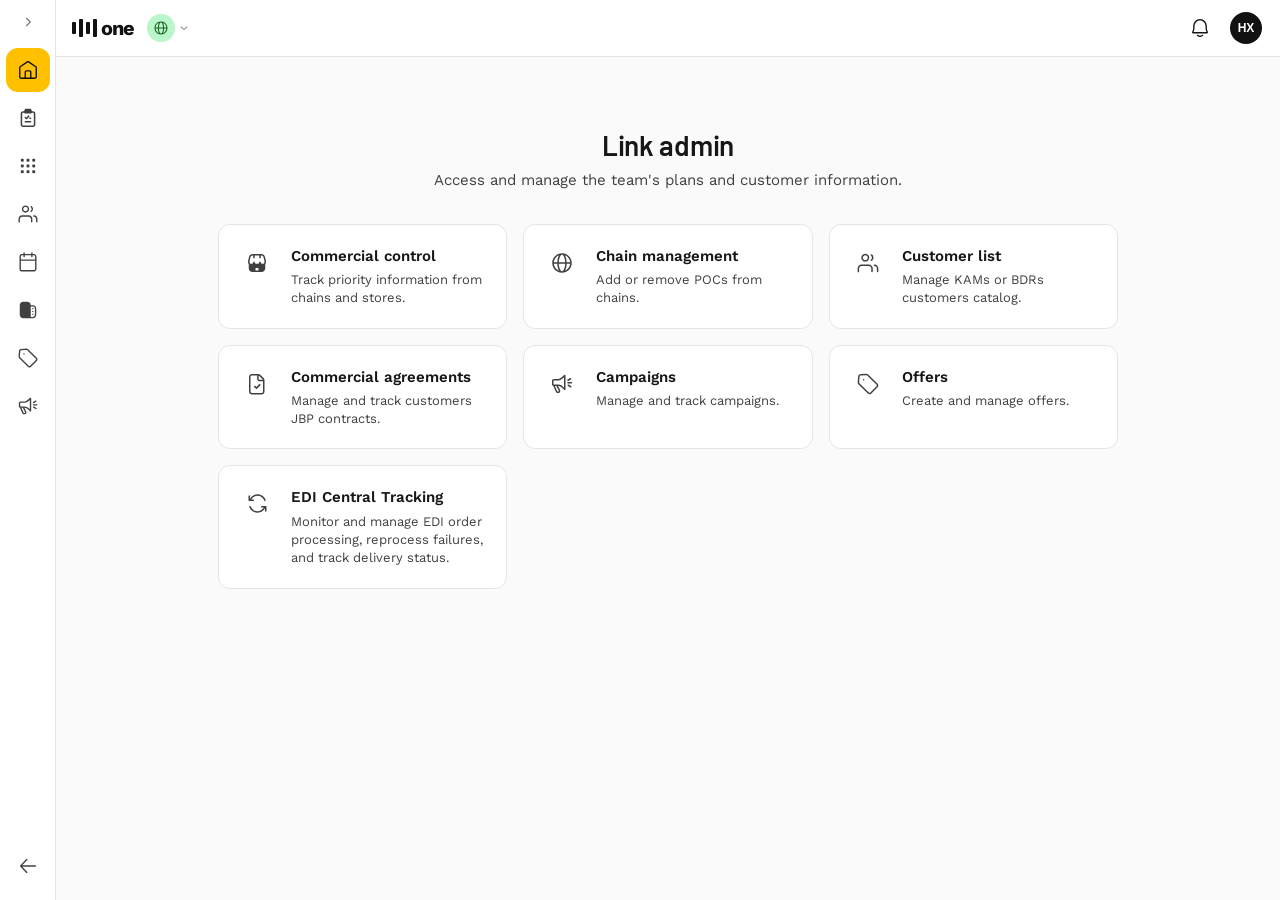
<file: edi-central-tracking-ops-tool/index.html>
<!doctype html>
<html lang="en">
<head>
  <meta charset="utf-8" />
  <meta name="viewport" content="width=device-width,initial-scale=1" />
  <title>BEES one — Link admin</title>
  <link rel="stylesheet" href="_shared/hexa-tokens.css" />
  <link rel="stylesheet" href="_shared/hexa-components.css" />
  <link rel="stylesheet" href="styles.css" />
  <script src="_shared/hexa.js" defer></script>
  <script src="data.js"></script>
  <script
    src="_shared/hypothesis-tracker.js"
    data-prototype-id="edi-central-tracking-ops-tool"
    data-hypothesis="Vendor ops resolve EDI failures faster when triage, rule-specific corrective actions, and bulk reprocess live in one Link Admin tool aligned with the four-status / nine-rule taxonomy in HLR BEESEDI-51860."
    data-variant="A"></script>
</head>
<body>
  <div class="bees-one-app">
    <!-- LEFT RAIL SIDEBAR -->
    <aside class="bees-one-rail" aria-label="Module navigation">
      <button type="button" class="bees-one-rail__toggle" title="Expand menu">
        <hexa-icon name="ChevronRightIcon"></hexa-icon>
      </button>
      <div class="bees-one-rail__stack">
        <a href="#home" class="bees-one-rail__link bees-one-rail__link--active" id="railHome" title="Home">
          <hexa-icon name="HomeIcon"></hexa-icon>
        </a>
        <a href="#orders" class="bees-one-rail__link" id="railEdi" title="EDI Tracking">
          <hexa-icon name="ClipboardIcon"></hexa-icon>
        </a>
        <a href="#" class="bees-one-rail__link" title="Catalog" onclick="event.preventDefault()">
          <hexa-icon name="AppGridIcon"></hexa-icon>
        </a>
        <a href="#" class="bees-one-rail__link" title="Customer list" onclick="event.preventDefault()">
          <hexa-icon name="UsersIcon"></hexa-icon>
        </a>
        <a href="#" class="bees-one-rail__link" title="Agreements" onclick="event.preventDefault()">
          <hexa-icon name="CalendarIcon"></hexa-icon>
        </a>
        <a href="#" class="bees-one-rail__link" title="Chain management" onclick="event.preventDefault()">
          <hexa-icon name="BuildingIcon"></hexa-icon>
        </a>
        <a href="#" class="bees-one-rail__link" title="Offers" onclick="event.preventDefault()">
          <hexa-icon name="TagIcon"></hexa-icon>
        </a>
        <a href="#" class="bees-one-rail__link" title="Campaigns" onclick="event.preventDefault()">
          <hexa-icon name="MegaphoneIcon"></hexa-icon>
        </a>
      </div>
      <div class="bees-one-rail__spacer"></div>
      <div class="bees-one-rail__bottom">
        <button type="button" class="bees-one-rail__link" title="Back" onclick="if(history.length>1)history.back()">
          <hexa-icon name="ArrowLeftIcon"></hexa-icon>
        </button>
      </div>
    </aside>

    <!-- MAIN COLUMN -->
    <div class="bees-one-main-col">

      <!-- TOP HEADER BAR -->
      <header class="bees-topbar bees-topbar--one">
        <div class="bees-topbar-inner">
          <a class="bees-one-brand" href="#home" aria-label="BEES one home">
            <span class="bees-one-brand__bars" aria-hidden="true">
              <span></span><span></span><span></span><span></span>
            </span>
            <span class="bees-one-brand__product">one</span>
          </a>
          <button type="button" class="bees-one-module-pill" aria-label="Module selector">
            <span class="bees-one-module-pill__icon"><hexa-icon name="GlobeIcon"></hexa-icon></span>
            <hexa-icon name="ChevronDownIcon" class="bees-one-module-pill__caret"></hexa-icon>
          </button>
          <span class="bees-topbar-spacer"></span>
          <button type="button" class="bees-toolbar-btn" aria-label="Notifications">
            <hexa-icon name="BellIcon"></hexa-icon>
          </button>
          <button type="button" class="bees-user-chip" aria-label="User menu">
            <span class="bees-user-chip__avatar">HX</span>
          </button>
        </div>
      </header>

      <!-- CONTENT AREA -->
      <div class="app-shell">

        <!-- SCREEN 1: Link admin landing page -->
        <section id="home" data-screen>
          <div class="link-admin-page">
            <h1 class="link-admin-title">Link admin</h1>
            <p class="link-admin-subtitle">Access and manage the team's plans and customer information.</p>
            <div class="link-admin-cards">
              <a href="#" class="link-admin-card" onclick="event.preventDefault()">
                <span class="link-admin-card__icon"><hexa-icon name="StoreIcon"></hexa-icon></span>
                <div class="link-admin-card__body">
                  <span class="link-admin-card__title">Commercial control</span>
                  <span class="link-admin-card__desc">Track priority information from chains and stores.</span>
                </div>
              </a>
              <a href="#" class="link-admin-card" onclick="event.preventDefault()">
                <span class="link-admin-card__icon"><hexa-icon name="GlobeIcon"></hexa-icon></span>
                <div class="link-admin-card__body">
                  <span class="link-admin-card__title">Chain management</span>
                  <span class="link-admin-card__desc">Add or remove POCs from chains.</span>
                </div>
              </a>
              <a href="#" class="link-admin-card" onclick="event.preventDefault()">
                <span class="link-admin-card__icon"><hexa-icon name="UsersIcon"></hexa-icon></span>
                <div class="link-admin-card__body">
                  <span class="link-admin-card__title">Customer list</span>
                  <span class="link-admin-card__desc">Manage KAMs or BDRs customers catalog.</span>
                </div>
              </a>
              <a href="#" class="link-admin-card" onclick="event.preventDefault()">
                <span class="link-admin-card__icon"><hexa-icon name="DocumentCheckIcon"></hexa-icon></span>
                <div class="link-admin-card__body">
                  <span class="link-admin-card__title">Commercial agreements</span>
                  <span class="link-admin-card__desc">Manage and track customers JBP contracts.</span>
                </div>
              </a>
              <a href="#" class="link-admin-card" onclick="event.preventDefault()">
                <span class="link-admin-card__icon"><hexa-icon name="MegaphoneIcon"></hexa-icon></span>
                <div class="link-admin-card__body">
                  <span class="link-admin-card__title">Campaigns</span>
                  <span class="link-admin-card__desc">Manage and track campaigns.</span>
                </div>
              </a>
              <a href="#" class="link-admin-card" onclick="event.preventDefault()">
                <span class="link-admin-card__icon"><hexa-icon name="TagIcon"></hexa-icon></span>
                <div class="link-admin-card__body">
                  <span class="link-admin-card__title">Offers</span>
                  <span class="link-admin-card__desc">Create and manage offers.</span>
                </div>
              </a>
              <a href="#orders" class="link-admin-card">
                <span class="link-admin-card__icon"><hexa-icon name="SyncIcon"></hexa-icon></span>
                <div class="link-admin-card__body">
                  <span class="link-admin-card__title">EDI Central Tracking</span>
                  <span class="link-admin-card__desc">Monitor and manage EDI order processing, reprocess failures, and track delivery status.</span>
                </div>
              </a>
            </div>
          </div>
        </section>

        <!-- SCREEN 2: EDI Central Tracking (orders list) -->
        <section id="orders" data-screen hidden>
          <h1 class="page-title">EDI Central Tracking</h1>

          <!-- Filter (collapsed by default) -->
          <div class="filter-block">
            <button type="button" class="filter-toggle" id="filterToggle" data-track="cta-toggle-filters" onclick="toggleFilterPanel()" aria-expanded="false">
              <hexa-icon name="FilterIcon"></hexa-icon>
              Filter
              <hexa-icon name="ChevronDownIcon" class="caret"></hexa-icon>
            </button>

            <form class="filters" id="filterForm" autocomplete="off" onsubmit="event.preventDefault();applyFilters()" hidden>
              <div class="hexa-field">
                <span class="hexa-label">Status</span>
                <div class="dropdown" id="statusDropdown">
                  <button type="button" class="dropdown-trigger" data-track="filter-open-status" onclick="toggleDropdown('statusDropdown')">
                    <span id="statusLabel" class="placeholder">All statuses</span>
                    <hexa-icon name="ChevronDownIcon"></hexa-icon>
                  </button>
                  <div class="dropdown-panel" id="statusPanel"></div>
                </div>
              </div>
              <div class="hexa-field hexa-field--wide">
                <span class="hexa-label">Receive date (max 90 days · default last 30 days)</span>
                <div class="period-row">
                  <span class="hexa-input-wrap"><input class="hexa-input" id="dateFrom" type="date" /></span>
                  <span class="text-fg-neutral-tertiary">→</span>
                  <span class="hexa-input-wrap"><input class="hexa-input" id="dateTo" type="date" /></span>
                </div>
              </div>
              <div class="hexa-field">
                <span class="hexa-label">POC</span>
                <div class="dropdown" id="pocDropdown">
                  <button type="button" class="dropdown-trigger" data-track="filter-open-poc" onclick="toggleDropdown('pocDropdown')">
                    <span id="pocLabel" class="placeholder">All POCs</span>
                    <hexa-icon name="ChevronDownIcon"></hexa-icon>
                  </button>
                  <div class="dropdown-panel" id="pocPanel"></div>
                </div>
              </div>
              <div class="hexa-field">
                <span class="hexa-label">Business rule</span>
                <div class="dropdown" id="ruleDropdown">
                  <button type="button" class="dropdown-trigger" data-track="filter-open-rule" onclick="toggleDropdown('ruleDropdown')">
                    <span id="ruleLabel" class="placeholder">All rules</span>
                    <hexa-icon name="ChevronDownIcon"></hexa-icon>
                  </button>
                  <div class="dropdown-panel" id="rulePanel"></div>
                </div>
              </div>
              <div class="hexa-field">
                <span class="hexa-label">PO number</span>
                <span class="hexa-input-wrap">
                  <hexa-icon name="SearchIcon"></hexa-icon>
                  <input class="hexa-input" id="poInput" placeholder="e.g. 12345678" inputmode="numeric" />
                </span>
              </div>
              <div class="hexa-field">
                <span class="hexa-label">BEES order number</span>
                <span class="hexa-input-wrap">
                  <hexa-icon name="SearchIcon"></hexa-icon>
                  <input class="hexa-input" id="beesInput" placeholder="e.g. BEES-1234567890" />
                </span>
              </div>
              <div class="hexa-field">
                <span class="hexa-label">Value</span>
                <div class="period-row">
                  <span class="hexa-input-wrap"><input class="hexa-input" id="valueMin" type="number" min="0" step="0.01" placeholder="Min" /></span>
                  <span class="text-fg-neutral-tertiary">→</span>
                  <span class="hexa-input-wrap"><input class="hexa-input" id="valueMax" type="number" min="0" step="0.01" placeholder="Max" /></span>
                </div>
              </div>
              <div class="hexa-field hexa-field--wide">
                <span class="hexa-label">Expiration date</span>
                <div class="period-row">
                  <span class="hexa-input-wrap"><input class="hexa-input" id="expirationFrom" type="date" /></span>
                  <span class="text-fg-neutral-tertiary">→</span>
                  <span class="hexa-input-wrap"><input class="hexa-input" id="expirationTo" type="date" /></span>
                </div>
              </div>
              <div class="filter-actions">
                <div class="left">
                  <button type="submit" id="applyBtn" class="hexa-btn hexa-btn--primary" data-track="cta-apply-filters">
                    <hexa-icon name="FilterIcon"></hexa-icon>
                    Apply filters
                  </button>
                  <button type="button" class="hexa-btn hexa-btn--tertiary" data-track="cta-clear-filters" onclick="clearFilters()">Clear all</button>
                </div>
                <div class="text-body-xs text-fg-neutral-tertiary" id="periodHint"></div>
              </div>
            </form>
          </div>

          <!-- Overview KPI cards -->
          <div class="summary-cards" id="summaryCards" role="region" aria-label="Order summary"></div>

          <!-- Active filter chips -->
          <div class="result-bar" id="resultBar" hidden>
            <div class="chip-row" id="activeFilters"></div>
          </div>

          <!-- Bulk actions toolbar (FR-8: bulk reprocess of orders sharing the same blocking rule) -->
          <div class="bulk-bar" id="bulkBar">
            <label class="bulk-select-all">
              <input type="checkbox" id="bulkSelectAll" data-track="bulk-select-all" onchange="toggleSelectAllOnPage(this.checked)" />
              <span id="bulkSelectAllLabel">Select all on this page</span>
            </label>
            <span class="bulk-rule-hint text-body-xs text-fg-neutral-tertiary" id="bulkRuleHint"></span>
            <div class="bulk-actions">
              <span class="bulk-count" id="bulkCount">0 selected</span>
              <button type="button" class="hexa-btn hexa-btn--tertiary" id="bulkClearBtn" data-track="bulk-clear" onclick="clearSelection()" disabled>Clear selection</button>
              <button type="button" class="hexa-btn hexa-btn--primary" id="bulkReprocessBtn" data-track="cta-bulk-reprocess" onclick="reprocessSelected()" disabled>
                <hexa-icon name="SyncIcon"></hexa-icon>
                <span id="bulkReprocessLabel">Reprocess selected</span>
              </button>
            </div>
          </div>

          <!-- List + pagination -->
          <div id="tableWrap"></div>

          <!-- Empty state -->
          <template id="emptyTpl">
            <div class="hexa-empty">
              <hexa-illustration name="NoSearchResults"></hexa-illustration>
              <h3>No orders match your filters</h3>
              <p>Try widening the period or clearing some filters.</p>
              <button class="hexa-btn hexa-btn--secondary" data-track="cta-empty-clear" onclick="clearFilters()">Clear all filters</button>
            </div>
          </template>
        </section>

        <!-- SCREEN 3: Order details (item-level page) -->
        <section id="orderItems" data-screen hidden>
          <div class="order-details-band">
            <div class="order-details-band-inner">
              <nav class="order-details-breadcrumb" aria-label="Breadcrumb">
                <a href="#orders" class="crumb crumb--icon" data-track="item-breadcrumb-home" aria-label="Home">
                  <hexa-icon name="HomeIcon"></hexa-icon>
                </a>
                <hexa-icon name="ChevronRightIcon" class="crumb-sep"></hexa-icon>
                <a href="#orders" class="crumb" data-track="item-breadcrumb-orders">EDI Central Tracking</a>
                <hexa-icon name="ChevronRightIcon" class="crumb-sep"></hexa-icon>
                <span class="crumb crumb--current" aria-current="page">Order details</span>
              </nav>
              <div class="order-details-band-row">
                <h1 class="order-details-title">Order details</h1>
                <div class="order-details-band-actions">
                  <button type="button" class="band-btn band-btn--ghost" data-track="item-add-note" onclick="openNoteDialog(view.itemPageOrderId)">
                    <hexa-icon name="EditIcon"></hexa-icon>
                    Add resolution note
                  </button>
                  <button type="button" class="band-btn band-btn--primary" id="itemPageActionBtn" data-track="item-take-action" onclick="openDrawer(view.itemPageOrderId)">
                    <hexa-icon name="SyncIcon"></hexa-icon>
                    <span id="itemPageActionLabel">Take action</span>
                  </button>
                </div>
              </div>
            </div>
          </div>

          <div class="order-details-body">
            <div class="order-details-card">
              <div class="order-details-summary" id="itemPageSummary"></div>
            </div>

            <div class="item-summary-cards" id="itemSummaryCards"></div>

            <div id="itemListWrap"></div>
          </div>
        </section>

      </div><!-- /.app-shell -->
    </div><!-- /.bees-one-main-col -->
  </div><!-- /.bees-one-app -->

  <!-- ORDER DETAIL DRAWER (non-modal side panel) -->
  <div id="drawerScrim" class="drawer-scrim" hidden onclick="closeDrawer()"></div>
  <aside id="orderDrawer" class="order-drawer" role="dialog" aria-modal="false" aria-labelledby="drawerTitle" hidden>
    <header>
      <div>
        <div class="text-body-xs text-fg-neutral-tertiary" style="text-transform:uppercase;letter-spacing:.05em">Order detail</div>
        <h3 id="drawerTitle" style="margin:4px 0 0">—</h3>
      </div>
      <button class="hexa-icon-btn" data-track="drawer-close" onclick="closeDrawer()" aria-label="Close">
        <hexa-icon name="CloseIcon"></hexa-icon>
      </button>
    </header>
    <div class="body" id="drawerBody"></div>
    <footer id="drawerFooter">
      <!-- Populated dynamically by populateDrawer() depending on the rule -->
    </footer>
  </aside>

  <script>
  // ============================================================
  // STATE — aligned to HLR BEESEDI-51860
  // ============================================================
  const D = window.EDI_DATA;

  // Filter dimensions aligned to table columns (dropdowns use draft/applied pattern).
  const FILTER_DIMS = ['statuses', 'rules', 'pocs'];
  const emptyFilterState = () => ({
    statuses: new Set(),
    rules: new Set(),
    pocs: new Set(),
  });
  const draft   = emptyFilterState();
  const applied = Object.assign(emptyFilterState(), {
    poQuery: '',
    beesQuery: '',
    valueMin: '',
    valueMax: '',
    dateFrom: null,
    dateTo: null,
    expirationFrom: null,
    expirationTo: null,
  });

  const view = {
    openOrderId: null,
    itemPageOrderId: null,
    page: 1,
    pageSize: 10,
    selected: new Set(),
    // For rule-specific drawer actions:
    drawerSelectedUpcs: {}, // { lineNumber: 'new-upc-string' }
    drawerPriceChoice: 'bees', // 'bees' | 'requested'
    drawerRejectedChoice: 'as-is', // 'as-is' | 'bypass'
  };

  // FR-7: only Blocked and Rejected orders expose a corrective action.
  const REPROCESSABLE_STATUSES = new Set(['BLOCKED', 'REJECTED']);
  const isReprocessable = (o) => REPROCESSABLE_STATUSES.has(o.statusId);

  // Replacement UPCs offered when the UPC_NOT_FOUND blocking rule fires.
  function alternativeUpcs(lineSku) {
    return D.CATALOG.filter((c) => c.sku !== lineSku).slice(0, 4).map((c) => ({ sku: c.sku, name: c.name }));
  }

  function fmtMoney(n) { return '$' + n.toLocaleString(undefined, { minimumFractionDigits: 2, maximumFractionDigits: 2 }); }
  function fmtDate(iso) {
    const d = new Date(iso);
    return d.toLocaleDateString(undefined, { day: '2-digit', month: 'short', year: 'numeric' }) + ' ' + d.toLocaleTimeString(undefined, { hour: '2-digit', minute: '2-digit' });
  }
  function fmtDateOnly(iso) {
    return new Date(iso).toLocaleDateString(undefined, { day: '2-digit', month: 'short', year: 'numeric' });
  }
  function isoDay(d) { return d.toISOString().slice(0, 10); }
  function escapeHtml(s) { return String(s).replace(/[&<>"']/g, (c) => ({ '&': '&amp;', '<': '&lt;', '>': '&gt;', '"': '&quot;', "'": '&#39;' }[c])); }

  // ============================================================
  // INIT — period defaults: last 30 days (default), max 90 days (HLR FR-2)
  // ============================================================
  (function initPeriod() {
    const today = new Date();
    const from = new Date(today.getTime() - 29 * 86400000);
    document.getElementById('dateTo').value = isoDay(today);
    document.getElementById('dateFrom').value = isoDay(from);
    document.getElementById('dateTo').max = isoDay(today);
    document.getElementById('dateFrom').max = isoDay(today);
    applied.dateFrom = isoDay(from);
    applied.dateTo = isoDay(today);
    document.getElementById('periodHint').textContent = 'Maximum interval: 90 days · default: last 30 days';
  })();

  // ----------------------------------------------------------------
  // Filter dropdown panels — one renderer per dimension.
  // ----------------------------------------------------------------
  function optionRow(value, label, checked, onChange, suffix) {
    return `<label class="opt">
      <input type="checkbox" value="${value}" ${checked ? 'checked' : ''} onchange="${onChange}" />
      <span style="flex:1">${label}</span>
      ${suffix || ''}
    </label>`;
  }
  function renderStatusPanel() {
    document.getElementById('statusPanel').innerHTML = D.STATUSES.map((s) => `
      <label class="opt"><input type="checkbox" value="${s.id}" ${draft.statuses.has(s.id) ? 'checked' : ''} onchange="toggleDraft('statuses', this.value, this.checked)"/>
        <span class="hexa-status-badge hexa-status-badge--${s.tone}">${s.label}</span>
      </label>
    `).join('');
  }
  function renderRulePanel() {
    const blockedRules = D.BLOCKING_RULES.map((r) => optionRow(r.code, escapeHtml(r.label), draft.rules.has(r.code), `toggleDraft('rules','${r.code}', this.checked)`));
    const rejectedRules = D.REJECTING_RULES.map((r) => optionRow(r.code, escapeHtml(r.label), draft.rules.has(r.code), `toggleDraft('rules','${r.code}', this.checked)`));
    document.getElementById('rulePanel').innerHTML = `
      <div class="opt-group-label">Blocked</div>
      ${blockedRules.join('')}
      <div class="opt-group-label">Rejected</div>
      ${rejectedRules.join('')}
    `;
  }
  function renderPocPanel(query) {
    const q = (query || '').toLowerCase();
    const list = D.POCS.filter((p) => !q || p.name.toLowerCase().includes(q) || p.id.toLowerCase().includes(q) || p.city.toLowerCase().includes(q));
    document.getElementById('pocPanel').innerHTML = `
      <div class="search">
        <span class="hexa-input-wrap">
          <hexa-icon name="SearchIcon"></hexa-icon>
          <input class="hexa-input" placeholder="Search POC name, id, city…" oninput="renderPocPanel(this.value)" value="${escapeHtml(query || '')}" />
        </span>
      </div>
      ${list.map((p) => `
        <label class="opt">
          <input type="checkbox" value="${p.id}" ${draft.pocs.has(p.id) ? 'checked' : ''} onchange="toggleDraft('pocs','${p.id}', this.checked)"/>
          <span style="flex:1">${escapeHtml(p.name)}</span>
          <span class="text-body-xs text-fg-neutral-tertiary">${p.id} · ${escapeHtml(p.city)}</span>
        </label>
      `).join('') || '<div class="text-body-sm text-fg-neutral-tertiary p-sm">No POC matches.</div>'}
    `;
  }
  function renderAllPanels() {
    renderStatusPanel(); renderRulePanel(); renderPocPanel('');
  }
  renderAllPanels();

  function toggleDraft(key, value, on) {
    if (on) draft[key].add(value); else draft[key].delete(value);
    syncDropdownLabels();
    markDirty();
    HT.track('filter_drafted', { filter: key, on });
  }

  function setsEqual(a, b) {
    if (a.size !== b.size) return false;
    for (const x of a) if (!b.has(x)) return false;
    return true;
  }
  function isDirty() {
    return FILTER_DIMS.some((d) => !setsEqual(draft[d], applied[d]));
  }
  function markDirty() {
    document.getElementById('applyBtn').classList.toggle('is-dirty', isDirty());
  }

  function labelForCount(count, singular, plural, allLabel) {
    return count ? (count + ' ' + (count > 1 ? plural : singular)) : allLabel;
  }
  function syncDropdownLabels() {
    const set = (id, count, sing, plur, allLabel) => {
      const el = document.getElementById(id);
      el.className = count ? '' : 'placeholder';
      el.textContent = labelForCount(count, sing, plur, allLabel);
    };
    set('statusLabel',  draft.statuses.size,  'status',  'statuses', 'All statuses');
    set('ruleLabel',    draft.rules.size,     'rule',    'rules',    'All rules');
    set('pocLabel',     draft.pocs.size,      'POC',     'POCs',     'All POCs');
  }
  syncDropdownLabels();

  document.addEventListener('click', (e) => {
    const filterBlock = document.querySelector('.filter-block');
    const form = document.getElementById('filterForm');
    const toggle = document.getElementById('filterToggle');
    if (filterBlock && form && !form.hidden && !filterBlock.contains(e.target)) {
      form.hidden = true;
      toggle.setAttribute('aria-expanded', 'false');
      HT.track('filter_panel_toggled', { open: false, reason: 'outside_click' });
    }
    document.querySelectorAll('.dropdown.is-open').forEach((dd) => {
      if (!dd.contains(e.target)) dd.classList.remove('is-open');
    });
  });
  function toggleDropdown(id) {
    const dd = document.getElementById(id);
    const isOpen = dd.classList.contains('is-open');
    document.querySelectorAll('.dropdown.is-open').forEach((d) => d.classList.remove('is-open'));
    if (!isOpen) {
      dd.classList.add('is-open');
      positionDropdownPanel(dd);
    }
    event.stopPropagation();
  }
  function positionDropdownPanel(dd) {
    const trigger = dd.querySelector('.dropdown-trigger');
    const panel = dd.querySelector('.dropdown-panel');
    if (!trigger || !panel) return;
    const r = trigger.getBoundingClientRect();
    const panelWidth = Math.max(r.width, 240);
    panel.style.minWidth = panelWidth + 'px';
    panel.style.top = (r.bottom + 4) + 'px';
    const wouldOverflow = (r.left + panelWidth) > (window.innerWidth - 16);
    panel.style.left = wouldOverflow ? (r.right - panelWidth) + 'px' : r.left + 'px';
  }
  ['scroll', 'resize'].forEach(ev => window.addEventListener(ev, () => {
    document.querySelectorAll('.dropdown.is-open').forEach(positionDropdownPanel);
  }, true));

  function enforcePeriodCap() {
    const fromEl = document.getElementById('dateFrom');
    const toEl = document.getElementById('dateTo');
    if (!fromEl.value || !toEl.value) return;
    const from = new Date(fromEl.value);
    const to = new Date(toEl.value);
    const diffDays = Math.round((to - from) / 86400000);
    if (diffDays < 0) { toEl.value = fromEl.value; }
    if (diffDays > 90) {
      const capped = new Date(from.getTime() + 90 * 86400000);
      toEl.value = isoDay(capped);
      flashHint('Period capped at 90 days (ops scope).');
    }
    applied.dateFrom = fromEl.value;
    applied.dateTo = toEl.value;
    HT.track('period_set', { days: Math.round((new Date(applied.dateTo) - new Date(applied.dateFrom)) / 86400000) + 1 });
  }
  function flashHint(msg) {
    const el = document.getElementById('periodHint');
    const original = el.textContent;
    el.textContent = msg;
    el.style.color = 'var(--hexa-status-warning)';
    setTimeout(() => { el.textContent = original; el.style.color = ''; }, 2400);
  }
  document.getElementById('dateFrom').addEventListener('change', () => { enforcePeriodCap(); view.page = 1; renderTable(); });
  document.getElementById('dateTo').addEventListener('change', () => { enforcePeriodCap(); view.page = 1; renderTable(); });

  document.getElementById('poInput').addEventListener('input', (e) => {
    applied.poQuery = e.target.value.trim();
    view.page = 1;
    renderTable();
    if (applied.poQuery) HT.track('filter_applied', { filter: 'po_number', length: applied.poQuery.length });
  });

  document.getElementById('beesInput').addEventListener('input', (e) => {
    applied.beesQuery = e.target.value.trim();
    view.page = 1;
    renderTable();
    if (applied.beesQuery) HT.track('filter_applied', { filter: 'bees_order_number', length: applied.beesQuery.length });
  });

  function applyValueFilter() {
    applied.valueMin = document.getElementById('valueMin').value;
    applied.valueMax = document.getElementById('valueMax').value;
    view.page = 1;
    renderTable();
  }
  document.getElementById('valueMin').addEventListener('change', applyValueFilter);
  document.getElementById('valueMax').addEventListener('change', applyValueFilter);

  function applyExpirationFilter() {
    applied.expirationFrom = document.getElementById('expirationFrom').value || null;
    applied.expirationTo = document.getElementById('expirationTo').value || null;
    view.page = 1;
    renderTable();
  }
  document.getElementById('expirationFrom').addEventListener('change', applyExpirationFilter);
  document.getElementById('expirationTo').addEventListener('change', applyExpirationFilter);

  function applyFilters() {
    FILTER_DIMS.forEach((d) => { applied[d] = new Set(draft[d]); });
    view.page = 1;
    markDirty();
    const dims = FILTER_DIMS.filter((d) => applied[d].size);
    HT.track('filters_applied_explicit', {
      filter_dimensions: dims,
      filter_count: dims.length,
      has_po: !!applied.poQuery,
      days: Math.round((new Date(applied.dateTo) - new Date(applied.dateFrom)) / 86400000) + 1,
    });
    renderTable();
  }

  function clearFilters() {
    FILTER_DIMS.forEach((d) => { draft[d].clear(); applied[d].clear(); });
    applied.poQuery = '';
    applied.beesQuery = '';
    applied.valueMin = '';
    applied.valueMax = '';
    applied.expirationFrom = null;
    applied.expirationTo = null;
    document.getElementById('poInput').value = '';
    document.getElementById('beesInput').value = '';
    document.getElementById('valueMin').value = '';
    document.getElementById('valueMax').value = '';
    document.getElementById('expirationFrom').value = '';
    document.getElementById('expirationTo').value = '';
    const today = new Date();
    document.getElementById('dateTo').value = isoDay(today);
    document.getElementById('dateFrom').value = isoDay(new Date(today.getTime() - 29 * 86400000));
    applied.dateFrom = document.getElementById('dateFrom').value;
    applied.dateTo = document.getElementById('dateTo').value;
    renderAllPanels();
    syncDropdownLabels();
    markDirty();
    view.page = 1;
    renderTable();
    HT.track('filters_cleared', { cleared_from: 'button' });
  }

  // ============================================================
  // FILTERED ORDERS — applies every active filter dimension
  // ============================================================
  function filteredOrders(opts = {}) {
    const fromTs = applied.dateFrom ? new Date(applied.dateFrom).getTime() : 0;
    const toTs = applied.dateTo ? new Date(applied.dateTo).getTime() + 86400000 - 1 : Infinity;
    return D.orders.filter((o) => {
      if (!opts.ignoreStatus && applied.statuses.size && !applied.statuses.has(o.statusId)) return false;
      if (applied.rules.size && (!o.ruleCode || !applied.rules.has(o.ruleCode))) return false;
      if (applied.pocs.size && !applied.pocs.has(o.pocId)) return false;
      if (applied.poQuery && !o.poNumber.includes(applied.poQuery)) return false;
      if (applied.beesQuery) {
        if (!o.beesOrderNumber || !o.beesOrderNumber.toLowerCase().includes(applied.beesQuery.toLowerCase())) return false;
      }
      if (applied.valueMin !== '' && o.totalValue < Number(applied.valueMin)) return false;
      if (applied.valueMax !== '' && o.totalValue > Number(applied.valueMax)) return false;
      const t = new Date(o.receivedAt).getTime();
      if (t < fromTs || t > toTs) return false;
      if (applied.expirationFrom || applied.expirationTo) {
        const expTs = new Date(o.expirationDate).getTime();
        const expFromTs = applied.expirationFrom ? new Date(applied.expirationFrom).getTime() : 0;
        const expToTs = applied.expirationTo ? new Date(applied.expirationTo).getTime() + 86400000 - 1 : Infinity;
        if (expTs < expFromTs || expTs > expToTs) return false;
      }
      return true;
    });
  }

  function removeAppliedFilter(key, value) {
    applied[key].delete(value);
    draft[key].delete(value);
    view.page = 1;
    syncDropdownLabels();
    markDirty();
    renderAllPanels();
    renderTable();
    HT.track('filter_chip_removed', { filter: key });
  }
  function clearPoQuery() {
    document.getElementById('poInput').value = '';
    applied.poQuery = '';
    view.page = 1;
    renderTable();
    HT.track('filter_chip_removed', { filter: 'po_number' });
  }
  function clearBeesQuery() {
    document.getElementById('beesInput').value = '';
    applied.beesQuery = '';
    view.page = 1;
    renderTable();
    HT.track('filter_chip_removed', { filter: 'bees_order_number' });
  }
  function clearValueFilter() {
    document.getElementById('valueMin').value = '';
    document.getElementById('valueMax').value = '';
    applied.valueMin = '';
    applied.valueMax = '';
    view.page = 1;
    renderTable();
    HT.track('filter_chip_removed', { filter: 'value' });
  }
  function clearExpirationFilter() {
    document.getElementById('expirationFrom').value = '';
    document.getElementById('expirationTo').value = '';
    applied.expirationFrom = null;
    applied.expirationTo = null;
    view.page = 1;
    renderTable();
    HT.track('filter_chip_removed', { filter: 'expiration_date' });
  }

  function chipFor(dim, value, label) {
    return `<button class="hexa-chip" data-track="chip-remove-${dim}" onclick="removeAppliedFilter('${dim}','${escapeHtml(value)}')"><hexa-icon name="CloseIcon"></hexa-icon> ${escapeHtml(label)}</button>`;
  }
  function renderActiveFilterChips() {
    const root = document.getElementById('activeFilters');
    const chips = [];
    applied.statuses.forEach((s) => {
      const st = D.STATUSES.find((x) => x.id === s);
      if (st) chips.push(chipFor('statuses', s, st.label));
    });
    applied.rules.forEach((r) => {
      const rule = D.RULE_BY_CODE[r];
      if (rule) chips.push(chipFor('rules', r, rule.label));
    });
    if (applied.pocs.size) {
      chips.push(`<span class="hexa-chip" style="cursor:default">${applied.pocs.size} POC${applied.pocs.size > 1 ? 's' : ''} selected</span>`);
    }
    if (applied.poQuery) {
      chips.push(`<button class="hexa-chip" data-track="chip-remove-po" onclick="clearPoQuery()"><hexa-icon name="CloseIcon"></hexa-icon> PO: ${escapeHtml(applied.poQuery)}</button>`);
    }
    if (applied.beesQuery) {
      chips.push(`<button class="hexa-chip" data-track="chip-remove-bees" onclick="clearBeesQuery()"><hexa-icon name="CloseIcon"></hexa-icon> BEES: ${escapeHtml(applied.beesQuery)}</button>`);
    }
    if (applied.valueMin !== '' || applied.valueMax !== '') {
      const min = applied.valueMin !== '' ? fmtMoney(Number(applied.valueMin)) : 'any';
      const max = applied.valueMax !== '' ? fmtMoney(Number(applied.valueMax)) : 'any';
      chips.push(`<button class="hexa-chip" data-track="chip-remove-value" onclick="clearValueFilter()"><hexa-icon name="CloseIcon"></hexa-icon> Value: ${min} – ${max}</button>`);
    }
    if (applied.expirationFrom || applied.expirationTo) {
      const from = applied.expirationFrom || 'any';
      const to = applied.expirationTo || 'any';
      chips.push(`<button class="hexa-chip" data-track="chip-remove-expiration" onclick="clearExpirationFilter()"><hexa-icon name="CloseIcon"></hexa-icon> Expiration: ${from} → ${to}</button>`);
    }
    document.getElementById('resultBar').hidden = chips.length === 0;
    root.innerHTML = chips.join('');
  }

  // ============================================================
  // Filter-by-rule shortcut — used from drawer / item page badges.
  // ============================================================
  function filterByRule(ruleCode, source) {
    applied.rules = new Set([ruleCode]);
    draft.rules = new Set([ruleCode]);
    // Also clamp status to the matching one for clearer triage.
    const rule = D.RULE_BY_CODE[ruleCode];
    if (rule) {
      applied.statuses = new Set([rule.status]);
      draft.statuses = new Set([rule.status]);
    }
    view.page = 1;
    renderAllPanels();
    syncDropdownLabels();
    markDirty();
    HT.track('filter_from_rule_badge', { rule_category: ruleCode, from_view: source || 'unknown' });
    closeDrawer();
    location.hash = '#orders';
  }

  // ============================================================
  // FILTER TOGGLE
  // ============================================================
  function toggleFilterPanel() {
    const form = document.getElementById('filterForm');
    const btn = document.getElementById('filterToggle');
    const open = form.hidden;
    form.hidden = !open;
    btn.setAttribute('aria-expanded', String(open));
    HT.track('filter_panel_toggled', { open });
  }

  function statusPill(o) {
    const map = { success: 'is-success', error: 'is-error', info: 'is-info', blocked: 'is-blocked' };
    return `<span class="status-pill ${map[o.statusTone] || 'is-neutral'}">${o.statusLabel}</span>`;
  }
  function ruleBadge(ruleCode, source) {
    if (!ruleCode) return '<span class="text-fg-neutral-tertiary">—</span>';
    const r = D.RULE_BY_CODE[ruleCode];
    if (!r) return '—';
    return `<button class="rule-badge rule-badge--${r.status.toLowerCase()}" data-track="rule-badge-click" onclick="event.stopPropagation();filterByRule('${r.code}','${source || 'row'}')" title="Filter the list by this rule">${escapeHtml(r.label)}</button>`;
  }

  // ============================================================
  // SUMMARY KPI CARDS — exactly the 4 HLR statuses
  // ============================================================
  function renderSummary() {
    const orders = filteredOrders({ ignoreStatus: true });
    const counts = { ACCEPTED: 0, BLOCKED: 0, REJECTED: 0, IN_QUEUE: 0 };
    for (const o of orders) {
      counts[o.statusId] = (counts[o.statusId] || 0) + 1;
    }
    const totalForRate = orders.length || 1;
    const acceptanceRate = Math.round((counts.ACCEPTED / totalForRate) * 100);
    const cards = [
      { id: 'ACCEPTED', label: 'Accepted', tone: 'success', count: counts.ACCEPTED, filterId: 'ACCEPTED' },
      { id: 'BLOCKED',  label: 'Blocked',  tone: 'blocked', count: counts.BLOCKED,  filterId: 'BLOCKED'  },
      { id: 'REJECTED', label: 'Rejected', tone: 'error',   count: counts.REJECTED, filterId: 'REJECTED' },
      { id: 'IN_QUEUE', label: 'In queue', tone: 'info',    count: counts.IN_QUEUE, filterId: 'IN_QUEUE' },
    ];
    document.getElementById('summaryCards').innerHTML = cards.map((c) => {
      const isActive = applied.statuses.size === 1 && applied.statuses.has(c.filterId);
      const pct = orders.length ? Math.round((c.count / orders.length) * 100) : 0;
      const extraLine = c.id === 'ACCEPTED'
        ? `<span class="of">Acceptance rate: <strong>${acceptanceRate}%</strong></span>`
        : `<span class="of">${c.count.toLocaleString()} of ${orders.length.toLocaleString()}</span>`;
      return `
        <div class="summary-card ${isActive ? 'is-active' : ''}" title="${c.label} — ${c.count.toLocaleString()} of ${orders.length.toLocaleString()}">
          <div class="header-row">
            <span class="label">
              <span class="dot dot-${c.tone}"></span>
              <span class="label-text">${c.label}</span>
            </span>
            <button type="button" class="filter-link ${isActive ? 'is-active' : ''}"
              data-track="summary-card-${c.id.toLowerCase()}"
              onclick="toggleSummaryFilter('${c.filterId}')">
              ${isActive ? 'Clear' : 'Filter'}
            </button>
          </div>
          <div class="value-row">
            <span class="pct">${pct}%</span>
            ${extraLine}
          </div>
        </div>
      `;
    }).join('');
  }

  function toggleSummaryFilter(statusId) {
    const isActive = applied.statuses.size === 1 && applied.statuses.has(statusId);
    applied.statuses = new Set(isActive ? [] : [statusId]);
    draft.statuses = new Set(applied.statuses);
    renderStatusPanel();
    syncDropdownLabels();
    markDirty();
    view.page = 1;
    HT.track('summary_card_clicked', { card: statusId, on: !isActive });
    renderTable();
  }

  function renderTable() {
    renderActiveFilterChips();
    renderSummary();
    const orders = filteredOrders();
    const wrap = document.getElementById('tableWrap');
    if (!orders.length) {
      wrap.innerHTML = '';
      const tpl = document.getElementById('emptyTpl');
      wrap.appendChild(tpl.content.cloneNode(true));
      document.getElementById('bulkBar').hidden = true;
      return;
    }

    const total = orders.length;
    const pageSize = view.pageSize;
    const totalPages = Math.max(1, Math.ceil(total / pageSize));
    if (view.page > totalPages) view.page = totalPages;
    const start = (view.page - 1) * pageSize;
    const end = Math.min(start + pageSize, total);
    const pageOrders = orders.slice(start, end);

    const rows = pageOrders.map((o) => {
      const selectable = isReprocessable(o);
      const checked = view.selected.has(o.id);
      const checkboxCell = selectable
        ? `<label class="cell-select" onclick="event.stopPropagation()" title="Select for bulk reprocess">
             <input type="checkbox" data-track="row-select-${o.statusId.toLowerCase()}"
                    ${checked ? 'checked' : ''}
                    onchange="toggleRowSelection('${o.id}', this.checked)" />
           </label>`
        : `<span class="cell-select cell-select--disabled" title="${o.statusLabel} orders can't be reprocessed"></span>`;

      const actionBtn = selectable
        ? `<button type="button" class="row-action row-action--primary"
                 data-track="row-take-action-${o.statusId.toLowerCase()}"
                 onclick="event.stopPropagation();openDrawer('${o.id}')"
                 title="Take corrective action">
             <hexa-icon name="SyncIcon"></hexa-icon>
           </button>`
        : '';

      return `
        <div class="order-row ${selectable ? 'is-selectable' : ''} ${checked ? 'is-selected' : ''}"
             data-id="${o.id}"
             onclick="openItemPage('${o.id}')"
             data-track="row-open-items"
             role="button" tabindex="0"
             onkeydown="if(event.key==='Enter'||event.key===' '){event.preventDefault();openItemPage('${o.id}')}">
          ${checkboxCell}
          <div class="cell cell-status">${statusPill(o)}</div>
          <div class="cell cell-date">${fmtDate(o.receivedAt)}</div>
          <div class="cell cell-account">
            <span class="cell-account-name">${escapeHtml(o.pocName)}</span>
            <span class="cell-account-id">${o.pocId}</span>
          </div>
          <div class="cell cell-rule">${ruleBadge(o.ruleCode, 'row')}</div>
          <div class="cell cell-po mono">${o.poNumber}</div>
          <div class="cell cell-bees mono">${o.beesOrderNumber
              ? o.beesOrderNumber
              : `<span class="muted">Not yet assigned</span>`}</div>
          <div class="cell cell-value">${fmtMoney(o.totalValue)}</div>
          <div class="cell cell-expiration">${fmtDateOnly(o.expirationDate)}</div>
          <div class="row-actions" onclick="event.stopPropagation()">
            <button type="button" class="row-action"
                    data-track="row-summary"
                    onclick="event.stopPropagation();openDrawer('${o.id}')"
                    title="View order summary">
              <hexa-icon name="InfoIcon"></hexa-icon>
            </button>
            ${actionBtn}
          </div>
        </div>
      `;
    }).join('');

    const headerRow = `
      <div class="order-row order-row--head" role="row">
        <div class="cell-select cell-select--head" aria-hidden="true"></div>
        <div class="cell cell-status">Status</div>
        <div class="cell cell-date">Receive date</div>
        <div class="cell cell-account">POC</div>
        <div class="cell cell-rule">Business rule</div>
        <div class="cell cell-po">PO number</div>
        <div class="cell cell-bees">BEES order number</div>
        <div class="cell cell-value">Value</div>
        <div class="cell cell-expiration">Expiration date</div>
        <div class="cell cell-actions">Actions</div>
      </div>
    `;

    wrap.innerHTML = `
      <div class="order-table">
        <div class="order-list">${headerRow}${rows}</div>
      </div>
      ${renderPagination(start, end, total, totalPages)}
    `;

    syncBulkBar(pageOrders);
  }

  function renderPagination(start, end, total, totalPages) {
    const cur = view.page;
    const set = new Set([1, totalPages, cur, cur - 1, cur + 1]);
    const pageNums = [...set].filter(n => n >= 1 && n <= totalPages).sort((a, b) => a - b);
    const buttons = [];
    let prev = 0;
    for (const n of pageNums) {
      if (n - prev > 1) buttons.push(`<span class="page-ellipsis">…</span>`);
      buttons.push(`<button class="page-btn ${n === cur ? 'is-current' : ''}" onclick="goToPage(${n})" data-track="pagination-page" aria-label="Page ${n}">${n}</button>`);
      prev = n;
    }
    return `
      <div class="pagination">
        <span class="meta">${(start + 1).toLocaleString()} - ${end.toLocaleString()} of ${total.toLocaleString()}</span>
        <label class="page-size">
          Lines per page:
          <select class="hexa-select" onchange="changePageSize(this.value)">
            ${[10, 25, 50, 100].map(n => `<option value="${n}" ${n === view.pageSize ? 'selected' : ''}>${n}</option>`).join('')}
          </select>
        </label>
        <div class="pages">
          <button class="page-btn" onclick="goToPage(1)"          ${cur === 1 ? 'disabled' : ''} data-track="pagination-first" aria-label="First page"><hexa-icon name="ChevronDoubleLeftIcon"></hexa-icon></button>
          <button class="page-btn" onclick="goToPage(${cur - 1})" ${cur === 1 ? 'disabled' : ''} data-track="pagination-prev"  aria-label="Previous page"><hexa-icon name="ChevronLeftIcon"></hexa-icon></button>
          ${buttons.join('')}
          <button class="page-btn" onclick="goToPage(${cur + 1})" ${cur === totalPages ? 'disabled' : ''} data-track="pagination-next" aria-label="Next page"><hexa-icon name="ChevronRightIcon"></hexa-icon></button>
          <button class="page-btn" onclick="goToPage(${totalPages})" ${cur === totalPages ? 'disabled' : ''} data-track="pagination-last" aria-label="Last page"><hexa-icon name="ChevronDoubleRightIcon"></hexa-icon></button>
        </div>
      </div>
    `;
  }

  function goToPage(n) {
    if (n < 1) return;
    view.page = n;
    HT.track('pagination_changed', { page: n });
    renderTable();
    document.querySelector('.order-list')?.scrollIntoView({ behavior: 'smooth', block: 'start' });
  }
  function changePageSize(n) {
    view.pageSize = Number(n);
    view.page = 1;
    HT.track('page_size_changed', { size: view.pageSize });
    renderTable();
  }

  renderTable();

  // ============================================================
  // REPROCESS — rule-specific corrective actions (HLR Blocked + Rejected tables)
  //
  // Outcome model (mock):
  //   • POC_NOT_FOUND / INVALID_PACKAGING → 60% Accepted, 40% Blocked again (same rule)
  //   • PO_DUPLICATED                     → 90% Accepted (bypass works almost always)
  //   • UPC_NOT_FOUND (with chosen UPCs)  → 85% Accepted, 15% Blocked again
  //   • PRICE_MISMATCH (with chosen price)→ 95% Accepted (bypassed validation)
  //   • Rejected rules — reprocess as-is  → 30% Accepted, 70% Rejected again
  //   • Rejected rules — bypass rule      → 90% Accepted, 10% Rejected again
  // ============================================================
  function ruleOutcomeProbabilities(ruleCode, action) {
    if (ruleCode === 'PO_DUPLICATED')    return { accepted: 0.90, blocked: 0, rejected: 0.10 };
    if (ruleCode === 'PRICE_MISMATCH')   return { accepted: 0.95, blocked: 0, rejected: 0.05 };
    if (ruleCode === 'UPC_NOT_FOUND')    return { accepted: 0.85, blocked: 0.10, rejected: 0.05 };
    if (ruleCode === 'POC_NOT_FOUND' || ruleCode === 'INVALID_PACKAGING') {
      return { accepted: 0.60, blocked: 0.35, rejected: 0.05 };
    }
    if (action === 'bypass') return { accepted: 0.90, blocked: 0, rejected: 0.10 };
    return { accepted: 0.30, blocked: 0, rejected: 0.70 }; // rejected as-is
  }

  function applyReprocessOutcome(o, actionPayload) {
    // actionPayload: { type: 'reprocess-no-fix' | 'bypass-only' | 'upc-selector' | 'price-choice' | 'rejected-choice',
    //                  ruleCode, chosenPrice?, chosenUpcs?, rejectedChoice? }
    const probs = ruleOutcomeProbabilities(actionPayload.ruleCode, actionPayload.rejectedChoice || actionPayload.type);
    const r = Math.random();
    let outcome;
    if (r < probs.accepted) outcome = 'ACCEPTED';
    else if (r < probs.accepted + probs.blocked) outcome = 'BLOCKED';
    else outcome = 'REJECTED';

    if (outcome === 'ACCEPTED') {
      o.statusId = 'ACCEPTED';
      o.statusLabel = 'Accepted';
      o.statusTone = 'success';
      o.ruleCode = null;
      o.ruleLabel = null;
      if (!o.beesOrderNumber) {
        o.beesOrderNumber = 'BEES-' + (1000000000 + Math.floor(Math.random() * 8999999999)).toString();
      }
      // Re-mark lines as OK now that the order was accepted.
      o.items.forEach((it) => { it.status = 'OK'; it.ruleCode = null; });
    } else if (outcome === 'BLOCKED') {
      o.statusId = 'BLOCKED';
      o.statusLabel = 'Blocked';
      o.statusTone = 'blocked';
      // Same rule kept (still blocking) so the analyst can iterate.
    } else {
      o.statusId = 'REJECTED';
      o.statusLabel = 'Rejected';
      o.statusTone = 'error';
      o.beesOrderNumber = null;
    }

    // Audit trail entry — chosen action is preserved (FR-14).
    const auditDetail = describeAction(actionPayload);
    o.audit.push({
      ts: new Date().toISOString(),
      event: `Reprocess requested — ${auditDetail}`,
      actor: 'Ops user',
    });
    o.audit.push({
      ts: new Date().toISOString(),
      event: `Outcome: ${o.statusLabel}`,
      actor: 'BRE',
    });
  }

  function describeAction(p) {
    if (p.type === 'reprocess-no-fix') return `${p.ruleCode}: reprocess without fixes`;
    if (p.type === 'bypass-only')      return `${p.ruleCode}: bypassed rule`;
    if (p.type === 'upc-selector')     return `${p.ruleCode}: selected new UPCs for ${Object.keys(p.chosenUpcs || {}).length} line(s)`;
    if (p.type === 'price-choice')     return `${p.ruleCode}: applied ${p.chosenPrice === 'bees' ? 'BEES contract price' : "retailer's requested price"}, price validation bypassed`;
    if (p.type === 'rejected-choice')  return `${p.ruleCode}: ${p.rejectedChoice === 'bypass' ? 'bypassed rule and reprocessed' : 'reprocessed without fixes'}`;
    return p.ruleCode || 'unknown';
  }

  // ============================================================
  // DRAWER — rule-aware corrective action UI
  // ============================================================
  function openDrawer(id) {
    const o = D.orders.find((x) => x.id === id);
    if (!o) return;
    view.openOrderId = id;
    view.drawerSelectedUpcs = {};
    view.drawerPriceChoice = 'bees';
    view.drawerRejectedChoice = 'as-is';
    HT.track('order_drawer_opened', { status: o.statusId, rule_category: o.ruleCode || null });
    populateDrawer(o);
    document.getElementById('orderDrawer').hidden = false;
    document.getElementById('drawerScrim').hidden = false;
  }
  function closeDrawer() {
    if (!view.openOrderId) return;
    view.openOrderId = null;
    document.getElementById('orderDrawer').hidden = true;
    document.getElementById('drawerScrim').hidden = true;
    HT.track('order_drawer_closed');
  }

  function populateDrawer(o) {
    document.getElementById('drawerTitle').textContent = 'PO ' + o.poNumber;
    const rule = o.ruleCode ? D.RULE_BY_CODE[o.ruleCode] : null;

    // ---- Order summary section (always shown) ----
    const reasonBlock = rule ? `
      <div class="hexa-alert hexa-alert--${o.statusTone === 'error' ? 'error' : 'warning'}">
        <hexa-icon name="${o.statusTone === 'error' ? 'AlertOctagonIcon' : 'BlockedIcon'}"></hexa-icon>
        <div class="hexa-alert-body">
          <div class="hexa-alert-title">
            ${o.statusTone === 'error' ? 'Why was this rejected?' : 'Why is this on hold?'}
            <button class="rule-badge rule-badge--${rule.status.toLowerCase()}" data-track="drawer-rule-badge" onclick="filterByRule('${rule.code}','drawer')">${escapeHtml(rule.label)}</button>
          </div>
          ${escapeHtml(rule.orderCopy)}
        </div>
      </div>` : '';

    // ---- Rule-specific action section ----
    const actionSection = rule ? renderActionUi(o, rule) : `
      <div class="section">
        <h4>No action available</h4>
        <p class="text-body-sm text-fg-neutral-secondary">${o.statusId === 'ACCEPTED' ? 'This order was accepted and is in the BEES OMS.' : 'This order is in queue and is being processed by BEES. Wait for the next state.'}</p>
      </div>
    `;

    // ---- Resolution notes ----
    const notesList = (o.notes || []).map((n) => `
      <li class="note-item">
        <div class="note-meta">
          <span class="note-cat hexa-tag">${escapeHtml(n.category)}</span>
          <span class="text-body-xs text-fg-neutral-tertiary">${fmtDate(n.ts)} · ${escapeHtml(n.author)}</span>
        </div>
        <div class="note-body">${escapeHtml(n.body)}</div>
      </li>
    `).join('') || '<li class="text-body-sm text-fg-neutral-tertiary">No resolution notes yet.</li>';

    // ---- Audit trail (timeline) ----
    const audit = (o.audit || []).map((a) => `
      <li class="timeline-item">
        <span class="timeline-dot"></span>
        <div>
          <div class="text-body-sm">${escapeHtml(a.event)}</div>
          <div class="text-body-xs text-fg-neutral-tertiary">${fmtDate(a.ts)} · ${escapeHtml(a.actor)}</div>
        </div>
      </li>
    `).join('');

    document.getElementById('drawerBody').innerHTML = `
      <div class="section">
        ${statusPill(o)}
        ${reasonBlock}
      </div>
      <div class="section">
        <h4>Order</h4>
        <dl class="kv">
          <dt>Receive date</dt><dd>${fmtDate(o.receivedAt)}</dd>
          <dt>Retailer chain</dt><dd>${escapeHtml(o.chainName)}</dd>
          <dt>POC</dt><dd>${escapeHtml(o.pocName)}<br><span class="text-body-xs text-fg-neutral-tertiary">${o.pocId} · ${escapeHtml(o.pocCity)} · ${o.pocRegion}</span></dd>
          <dt>Vendor</dt><dd>${escapeHtml(o.vendorName)}</dd>
          <dt>Sales rep</dt><dd>${escapeHtml(o.salesRepName)}</dd>
          <dt>PO number</dt><dd style="font-family:ui-monospace,Menlo,monospace">${o.poNumber}</dd>
          <dt>BEES order #</dt><dd>${o.beesOrderNumber ? `<span class="mono">${o.beesOrderNumber}</span>` : '<span class="text-fg-neutral-tertiary">Not yet assigned</span>'}</dd>
          <dt>Items</dt><dd>${o.itemCount}</dd>
          <dt>Total value</dt><dd>${fmtMoney(o.totalValue)}</dd>
        </dl>
      </div>
      ${actionSection}
      <div class="section">
        <h4>Resolution notes (${(o.notes || []).length})</h4>
        <ul class="note-list">${notesList}</ul>
        <button class="hexa-btn hexa-btn--tertiary hexa-btn--sm" data-track="drawer-add-note" onclick="openNoteDialog('${o.id}')">
          <hexa-icon name="EditIcon"></hexa-icon> Add note
        </button>
      </div>
      <div class="section">
        <h4>Timeline</h4>
        <ul class="timeline">${audit}</ul>
      </div>
    `;

    // ---- Drawer footer — primary action button per rule ----
    const footer = document.getElementById('drawerFooter');
    if (!rule) {
      footer.innerHTML = `<button class="hexa-btn hexa-btn--tertiary" data-track="drawer-close" onclick="closeDrawer()">Close</button>`;
    } else {
      footer.innerHTML = `
        <button class="hexa-btn hexa-btn--tertiary" data-track="drawer-cancel" onclick="closeDrawer()">Cancel</button>
        <button class="hexa-btn hexa-btn--primary" id="drawerPrimary" data-track="drawer-action-${rule.code.toLowerCase()}" onclick="executeDrawerAction()">
          <hexa-icon name="SyncIcon"></hexa-icon>
          ${escapeHtml(rule.actionLabel)}
        </button>
      `;
    }
  }

  function renderActionUi(o, rule) {
    if (rule.action === 'reprocess-no-fix' || rule.action === 'bypass-only') {
      return `
        <div class="section action-section">
          <h4>Corrective action</h4>
          <p class="text-body-sm text-fg-neutral-secondary">${escapeHtml(rule.blurb)}</p>
        </div>`;
    }
    if (rule.action === 'upc-selector') {
      const affected = o.items.filter((it) => it.ruleCode === 'UPC_NOT_FOUND');
      return `
        <div class="section action-section">
          <h4>Select correct UPCs</h4>
          <p class="text-body-sm text-fg-neutral-secondary">${escapeHtml(rule.blurb)}</p>
          <div class="upc-list">
            ${affected.map((it) => {
              const alts = alternativeUpcs(it.sku);
              return `
                <div class="upc-row">
                  <div class="upc-row-line">
                    <span class="line-num">Line ${String(it.lineNumber).padStart(2, '0')}</span>
                    <span class="text-body-sm">${escapeHtml(it.name)}</span>
                    <span class="text-body-xs text-fg-neutral-tertiary mono">Requested SKU: ${it.sku}</span>
                  </div>
                  <select class="hexa-select" data-track="drawer-upc-pick" data-line="${it.lineNumber}"
                          onchange="setDrawerUpc(${it.lineNumber}, this.value)">
                    <option value="">Choose correct UPC…</option>
                    ${alts.map((a) => `<option value="${a.sku}">${a.sku} · ${escapeHtml(a.name)}</option>`).join('')}
                  </select>
                </div>
              `;
            }).join('')}
          </div>
        </div>`;
    }
    if (rule.action === 'price-choice') {
      const affected = o.items.filter((it) => it.ruleCode === 'PRICE_MISMATCH');
      return `
        <div class="section action-section">
          <h4>Choose price</h4>
          <p class="text-body-sm text-fg-neutral-secondary">${escapeHtml(rule.blurb)}</p>
          <div class="price-rows">
            ${affected.map((it) => `
              <div class="price-row">
                <div class="text-body-sm"><strong>Line ${String(it.lineNumber).padStart(2, '0')}</strong> · ${escapeHtml(it.name)}</div>
                <div class="text-body-xs text-fg-neutral-tertiary">
                  Retailer requested ${fmtMoney(it.requestedUnitPrice)} · BEES contract ${fmtMoney(it.unitPrice)}
                </div>
              </div>
            `).join('')}
          </div>
          <fieldset class="price-choice">
            <label class="hexa-radio"><input type="radio" name="priceChoice" value="bees" checked data-track="drawer-price-bees" onchange="view.drawerPriceChoice='bees'"/> Use BEES contract price</label>
            <label class="hexa-radio"><input type="radio" name="priceChoice" value="requested" data-track="drawer-price-requested" onchange="view.drawerPriceChoice='requested'"/> Accept retailer's requested price</label>
          </fieldset>
        </div>`;
    }
    if (rule.action === 'rejected-choice') {
      return `
        <div class="section action-section">
          <h4>Choose how to reprocess</h4>
          <p class="text-body-sm text-fg-neutral-secondary">${escapeHtml(rule.blurb)}</p>
          <fieldset class="price-choice">
            <label class="hexa-radio"><input type="radio" name="rejectedChoice" value="as-is" checked data-track="drawer-rejected-as-is" onchange="view.drawerRejectedChoice='as-is'"/> Reprocess without fixes (re-include as-is)</label>
            <label class="hexa-radio"><input type="radio" name="rejectedChoice" value="bypass" data-track="drawer-rejected-bypass" onchange="view.drawerRejectedChoice='bypass'"/> Bypass the rule and reprocess</label>
          </fieldset>
        </div>`;
    }
    return '';
  }

  function setDrawerUpc(lineNumber, sku) {
    view.drawerSelectedUpcs[lineNumber] = sku;
  }

  function executeDrawerAction() {
    if (!view.openOrderId) return;
    const o = D.orders.find((x) => x.id === view.openOrderId);
    if (!o || !o.ruleCode) return;
    const rule = D.RULE_BY_CODE[o.ruleCode];

    // Validate UPC selector — every affected line must have a chosen replacement.
    if (rule.action === 'upc-selector') {
      const affected = o.items.filter((it) => it.ruleCode === 'UPC_NOT_FOUND');
      const allChosen = affected.every((it) => view.drawerSelectedUpcs[it.lineNumber]);
      if (!allChosen) {
        flashHint('Pick a UPC for every affected line before reprocessing.');
        return;
      }
    }

    const payload = {
      type: rule.action,
      ruleCode: rule.code,
      chosenPrice: view.drawerPriceChoice,
      chosenUpcs: { ...view.drawerSelectedUpcs },
      rejectedChoice: view.drawerRejectedChoice,
    };

    const btn = document.getElementById('drawerPrimary');
    if (btn) { btn.classList.add('hexa-btn--loading'); btn.disabled = true; }

    HT.track('reprocess_triggered', {
      status_before: o.statusId,
      rule_category: rule.code,
      chosen_action: rule.action,
      source: 'drawer',
    });

    setTimeout(() => {
      applyReprocessOutcome(o, payload);
      HT.track('reprocess_completed', {
        status_before: 'BLOCKED_OR_REJECTED',
        outcome: o.statusId,
        rule_category: rule.code,
      });
      if (btn) { btn.classList.remove('hexa-btn--loading'); btn.disabled = false; }
      populateDrawer(o);
      renderTable();
      const row = document.querySelector(`.order-row[data-id="${o.id}"]`);
      if (row) row.classList.add('flash');
      if (view.itemPageOrderId === o.id) renderItemPage(o.id);
    }, 900);
  }

  // ============================================================
  // RESOLUTION NOTES — simple inline dialog (HLR FR-9)
  // ============================================================
  function openNoteDialog(orderId) {
    const o = D.orders.find((x) => x.id === orderId);
    if (!o) return;
    HT.track('resolution_note_dialog_opened', { status: o.statusId, rule_category: o.ruleCode || null });
    const categories = ['catalog fix', 'pricing update', 'POC configuration', 'delivery window', 'packaging', 'retailer-side issue', 'other'];
    const cat = window.prompt('Note category (' + categories.join(' / ') + '):', 'other');
    if (cat == null) return;
    const body = window.prompt('Note content:');
    if (body == null || !body.trim()) return;
    const note = {
      ts: new Date().toISOString(),
      category: categories.includes(cat) ? cat : 'other',
      body: body.trim(),
      author: 'Ops user',
    };
    o.notes = o.notes || [];
    o.notes.push(note);
    o.audit.push({ ts: note.ts, event: `Resolution note added (${note.category})`, actor: note.author });
    HT.track('resolution_note_added', { category: note.category });
    if (view.openOrderId === orderId) populateDrawer(o);
    if (view.itemPageOrderId === orderId) renderItemPage(orderId);
  }

  document.addEventListener('keydown', (e) => { if (e.key === 'Escape' && view.openOrderId) closeDrawer(); });

  // ============================================================
  // BULK SELECTION (HLR FR-8 — only Blocked orders sharing the same rule)
  // ============================================================
  function selectedRuleCode() {
    const ids = [...view.selected];
    if (!ids.length) return null;
    const first = D.orders.find((o) => o.id === ids[0]);
    if (!first || first.statusId !== 'BLOCKED') return null;
    return first.ruleCode;
  }
  function isBulkSelectable(o) {
    if (o.statusId !== 'BLOCKED') return false; // bulk only for Blocked
    const rule = o.ruleCode ? D.RULE_BY_CODE[o.ruleCode] : null;
    if (!rule || !rule.bulkAllowed) return false;
    const pin = selectedRuleCode();
    if (pin && pin !== o.ruleCode) return false; // must share rule with existing selection
    return true;
  }
  function toggleRowSelection(id, on) {
    const o = D.orders.find((x) => x.id === id);
    if (on && o && !isBulkSelectable(o)) {
      flashHint('Bulk reprocess works only on Blocked orders sharing the same rule.');
      return;
    }
    if (on) view.selected.add(id); else view.selected.delete(id);
    HT.track('row_selection_toggled', { on, rule_category: o ? o.ruleCode : null, total_selected: view.selected.size });
    renderTable();
  }
  function toggleSelectAllOnPage(on) {
    const orders = filteredOrders();
    const start = (view.page - 1) * view.pageSize;
    const pageOrders = orders.slice(start, start + view.pageSize);
    // "Select all matching" pins to the same blocking rule. If nothing is selected,
    // we pick the rule of the first eligible Blocked order on the page.
    let pin = selectedRuleCode();
    if (!pin) {
      const seed = pageOrders.find((o) => o.statusId === 'BLOCKED' && D.RULE_BY_CODE[o.ruleCode]?.bulkAllowed);
      if (seed) pin = seed.ruleCode;
    }
    const ids = pin
      ? pageOrders.filter((o) => o.statusId === 'BLOCKED' && o.ruleCode === pin).map((o) => o.id)
      : [];
    ids.forEach((id) => { if (on) view.selected.add(id); else view.selected.delete(id); });
    HT.track('bulk_select_all_filtered', { on, count: ids.length, rule_category: pin });
    renderTable();
  }
  function clearSelection() {
    const n = view.selected.size;
    view.selected.clear();
    HT.track('bulk_selection_cleared', { count: n });
    renderTable();
  }
  function syncBulkBar(pageOrders) {
    const bar = document.getElementById('bulkBar');
    const eligiblePage = pageOrders.filter(isBulkSelectable);
    const showBar = eligiblePage.length > 0 || view.selected.size > 0;
    bar.hidden = !showBar;
    if (!showBar) return;

    const pin = selectedRuleCode();
    const hintEl = document.getElementById('bulkRuleHint');
    if (pin) {
      const rule = D.RULE_BY_CODE[pin];
      hintEl.textContent = `Bulk pinned to: ${rule.label} — only orders with this rule can be added.`;
    } else if (eligiblePage.length) {
      hintEl.textContent = 'Bulk reprocess: select Blocked orders sharing the same rule.';
    } else {
      hintEl.textContent = '';
    }

    const selectedOnPage = eligiblePage.filter((o) => view.selected.has(o.id)).length;
    const allOnPageSelected = eligiblePage.length > 0 && selectedOnPage === eligiblePage.length;

    const cb = document.getElementById('bulkSelectAll');
    cb.checked = allOnPageSelected;
    cb.indeterminate = selectedOnPage > 0 && !allOnPageSelected;
    cb.disabled = eligiblePage.length === 0;

    document.getElementById('bulkSelectAllLabel').textContent =
      eligiblePage.length === 0 ? 'No eligible orders on this page'
                                : `Select all on this page (${eligiblePage.length})`;

    const total = view.selected.size;
    document.getElementById('bulkCount').textContent = total === 1 ? '1 selected' : `${total.toLocaleString()} selected`;
    document.getElementById('bulkClearBtn').disabled = total === 0;
    const reBtn = document.getElementById('bulkReprocessBtn');
    reBtn.disabled = total === 0;
    document.getElementById('bulkReprocessLabel').textContent =
      total > 0 ? `Reprocess selected (${total.toLocaleString()})` : 'Reprocess selected';
  }

  function reprocessSelected() {
    const ids = [...view.selected];
    if (!ids.length) return;
    const pin = selectedRuleCode();
    if (!pin) { flashHint('All selected orders must share the same blocking rule.'); return; }
    const rule = D.RULE_BY_CODE[pin];

    // FR-8: confirmation dialog for batches > 50 orders.
    if (ids.length > 50) {
      const ok = window.confirm(`You are about to reprocess ${ids.length} orders, all blocked by "${rule.label}". Continue?`);
      if (!ok) return;
      HT.track('bulk_confirmation_shown', { count: ids.length, rule_category: pin });
    }

    const btn = document.getElementById('bulkReprocessBtn');
    btn.disabled = true;
    btn.classList.add('hexa-btn--loading');
    HT.track('bulk_reprocess_triggered', { count: ids.length, rule_category: pin });

    // Use a single per-rule action payload — bulk applies the canonical action.
    const payloadType = rule.action === 'upc-selector' ? 'reprocess-no-fix' : rule.action;
    setTimeout(() => {
      const outcomes = { ACCEPTED: 0, BLOCKED: 0, REJECTED: 0, IN_QUEUE: 0 };
      ids.forEach((id) => {
        const o = D.orders.find((x) => x.id === id);
        if (o) {
          applyReprocessOutcome(o, { type: payloadType, ruleCode: pin, chosenPrice: 'bees', rejectedChoice: 'as-is' });
          outcomes[o.statusId] = (outcomes[o.statusId] || 0) + 1;
        }
      });
      HT.track('bulk_reprocess_completed', { count: ids.length, rule_category: pin, outcomes });
      view.selected.clear();
      btn.classList.remove('hexa-btn--loading');
      renderTable();
      ids.forEach((id) => {
        const row = document.querySelector(`.order-row[data-id="${id}"]`);
        if (row) row.classList.add('flash');
      });
    }, 1100);
  }

  // ============================================================
  // ITEM-LEVEL PAGE  (#order/<id>)
  // ============================================================
  function openItemPage(id) {
    location.hash = '#order/' + id;
  }

  function renderItemPage(orderId) {
    const o = D.orders.find((x) => x.id === orderId);
    if (!o) {
      document.getElementById('itemPageSummary').innerHTML = `<div class="text-body-md">Order not found. <a href="#orders" class="hexa-link">Back to all orders</a></div>`;
      document.getElementById('itemSummaryCards').innerHTML = '';
      document.getElementById('itemListWrap').innerHTML = '';
      return;
    }
    view.itemPageOrderId = orderId;

    // Band action — only blocked/rejected orders expose "Take action".
    const actionBtn = document.getElementById('itemPageActionBtn');
    const actionLabel = document.getElementById('itemPageActionLabel');
    if (isReprocessable(o)) {
      actionBtn.style.display = '';
      const rule = D.RULE_BY_CODE[o.ruleCode];
      actionLabel.textContent = rule ? rule.actionLabel : 'Take action';
    } else {
      actionBtn.style.display = 'none';
    }

    const rule = o.ruleCode ? D.RULE_BY_CODE[o.ruleCode] : null;
    document.getElementById('itemPageSummary').innerHTML = `
      <div class="order-details-status">
        ${statusPill(o)}
        ${rule ? `<span class="order-details-reason">${escapeHtml(rule.orderCopy)}</span>` : ''}
        ${rule ? ruleBadge(rule.code, 'item-page') : ''}
      </div>
      <dl class="order-details-grid">
        <div><dt>BEES order number</dt><dd>${o.beesOrderNumber ? `<span class="mono">${o.beesOrderNumber}</span>` : '<span class="text-fg-neutral-tertiary">Not yet assigned</span>'}</dd></div>
        <div><dt>PO number</dt><dd><span class="mono">${o.poNumber}</span></dd></div>
        <div><dt>Receive date</dt><dd>${fmtDate(o.receivedAt)}</dd></div>
        <div><dt>POC</dt><dd>${escapeHtml(o.pocName)} <span class="text-fg-neutral-tertiary">${o.pocId} · ${escapeHtml(o.pocCity)}</span></dd></div>
        <div><dt>Retailer chain</dt><dd>${escapeHtml(o.chainName)}</dd></div>
        <div><dt>Vendor</dt><dd>${escapeHtml(o.vendorName)}</dd></div>
        <div><dt>Sales rep</dt><dd>${escapeHtml(o.salesRepName)}</dd></div>
        <div><dt>Items</dt><dd>${o.itemCount.toLocaleString()}</dd></div>
        <div><dt>Total value</dt><dd><strong>${fmtMoney(o.totalValue)}</strong></dd></div>
      </dl>
    `;

    // Per-line counts — strict 4-state line model (no ALERT).
    const counts = { OK: 0, BLOCKED: 0, REJECTED: 0, PENDING: 0 };
    o.items.forEach((it) => { counts[it.status] = (counts[it.status] || 0) + 1; });
    const chipDef = [
      { key: 'OK',       label: 'OK',       tone: 'success' },
      { key: 'BLOCKED',  label: 'Blocked',  tone: 'blocked' },
      { key: 'REJECTED', label: 'Rejected', tone: 'error'   },
      { key: 'PENDING',  label: 'In queue', tone: 'info'    },
    ].filter((c) => counts[c.key] > 0);

    document.getElementById('itemSummaryCards').innerHTML = chipDef.map((c) => `
      <div class="item-stat">
        <span class="item-stat-dot dot-${c.tone}"></span>
        <span class="item-stat-num">${counts[c.key]}</span>
        <span class="item-stat-label">${c.label}</span>
      </div>
    `).join('');

    const severity = { REJECTED: 0, BLOCKED: 1, PENDING: 2, OK: 3 };
    const lines = [...o.items].sort((a, b) => severity[a.status] - severity[b.status]);

    const itemRows = lines.map((it) => {
      const lineTone = it.status === 'REJECTED' ? 'error'
                     : it.status === 'BLOCKED'  ? 'blocked'
                     : it.status === 'PENDING'  ? 'info'
                     : 'success';
      const lineLabel = it.status === 'REJECTED' ? 'Rejected'
                      : it.status === 'BLOCKED'  ? 'Blocked'
                      : it.status === 'PENDING'  ? 'In queue'
                      : 'OK';

      const lineRule = it.ruleCode ? D.RULE_BY_CODE[it.ruleCode] : null;
      const priceDiverges = it.unitPrice !== it.requestedUnitPrice;

      function metric(label, requested, delivered, diverges, isMoney) {
        const reqStr = isMoney ? fmtMoney(requested) : `${requested.toLocaleString()} ${it.uom}`;
        const delStr = isMoney ? fmtMoney(delivered) : `${delivered.toLocaleString()} ${it.uom}`;
        if (!diverges) {
          return `
            <div class="item-metric">
              <div class="item-metric-label">${label}</div>
              <div class="item-metric-value">${reqStr}</div>
            </div>`;
        }
        return `
          <div class="item-metric is-adjusted">
            <div class="item-metric-label">${label}</div>
            <div class="item-metric-value">
              <span class="item-metric-was">Requested ${reqStr}</span>
              <span class="item-metric-arrow">→</span>
              <span class="item-metric-now">${delStr}</span>
            </div>
          </div>`;
      }

      const issue = lineRule
        ? `<div class="item-row-issue">
             <hexa-icon name="${it.status === 'REJECTED' ? 'AlertOctagonIcon' : 'BlockedIcon'}"></hexa-icon>
             <div class="item-row-issue-text">
               <strong>${escapeHtml(lineRule.label)}</strong> — ${escapeHtml(lineRule.orderCopy)}
             </div>
           </div>` : '';

      const initials = it.name.split(/\s|—|-/).filter(Boolean).slice(0, 2).map((w) => w[0]).join('').toUpperCase();

      return `
        <div class="item-row item-row--${lineTone}" data-line="${it.lineNumber}">
          <div class="item-row-main">
            <div class="item-thumb" aria-hidden="true">${initials}</div>
            <div class="item-identity">
              <div class="item-identity-top">
                <span class="item-line-num">Line ${String(it.lineNumber).padStart(2, '0')}</span>
                <span class="status-pill is-${lineTone}">${lineLabel}</span>
              </div>
              <div class="item-name-main">${escapeHtml(it.name)}</div>
              <div class="item-name-meta">SKU ${it.sku} · ${escapeHtml(it.family)} · ${it.uom}</div>
            </div>
            <div class="item-metrics">
              ${metric('Requested Qty',         it.requestedQty,       it.qty,       false, false)}
              ${metric('Requested Unit Price',  it.requestedUnitPrice, it.unitPrice, priceDiverges, true)}
              ${metric('Requested line total',  it.requestedLineValue, it.lineValue, priceDiverges, true)}
            </div>
          </div>
          ${issue}
        </div>
      `;
    }).join('');

    document.getElementById('itemListWrap').innerHTML = `
      <div class="item-list-header">
        <h2 class="item-list-title">Products in this order</h2>
        <span class="item-list-count">${o.items.length} item${o.items.length === 1 ? '' : 's'}</span>
      </div>
      <div class="item-list">${itemRows}</div>
    `;

    HT.track('item_page_rendered', {
      order_id: o.id,
      status: o.statusId,
      rule_category: o.ruleCode || null,
      lines: o.items.length,
      counts,
    });
  }

  // ============================================================
  // SCREEN ROUTING
  //   #home            → Link admin landing
  //   #orders          → EDI order list
  //   #order/<id>      → item-level view for one order
  // ============================================================
  function showScreen() {
    const hash = location.hash || '#home';
    const orderMatch = hash.match(/^#order\/(.+)$/);

    document.getElementById('railHome').classList.toggle('bees-one-rail__link--active', hash === '#home');
    document.getElementById('railEdi').classList.toggle('bees-one-rail__link--active', hash === '#orders' || !!orderMatch);

    document.getElementById('home').hidden = true;
    document.getElementById('orders').hidden = true;
    document.getElementById('orderItems').hidden = true;

    if (orderMatch) {
      document.getElementById('orderItems').hidden = false;
      renderItemPage(orderMatch[1]);
    } else if (hash === '#orders') {
      document.getElementById('orders').hidden = false;
      view.itemPageOrderId = null;
      renderTable();
    } else {
      document.getElementById('home').hidden = false;
      view.itemPageOrderId = null;
    }
    window.scrollTo(0, 0);
  }
  addEventListener('hashchange', showScreen);
  showScreen();
  </script>
</body>
</html>
</file>
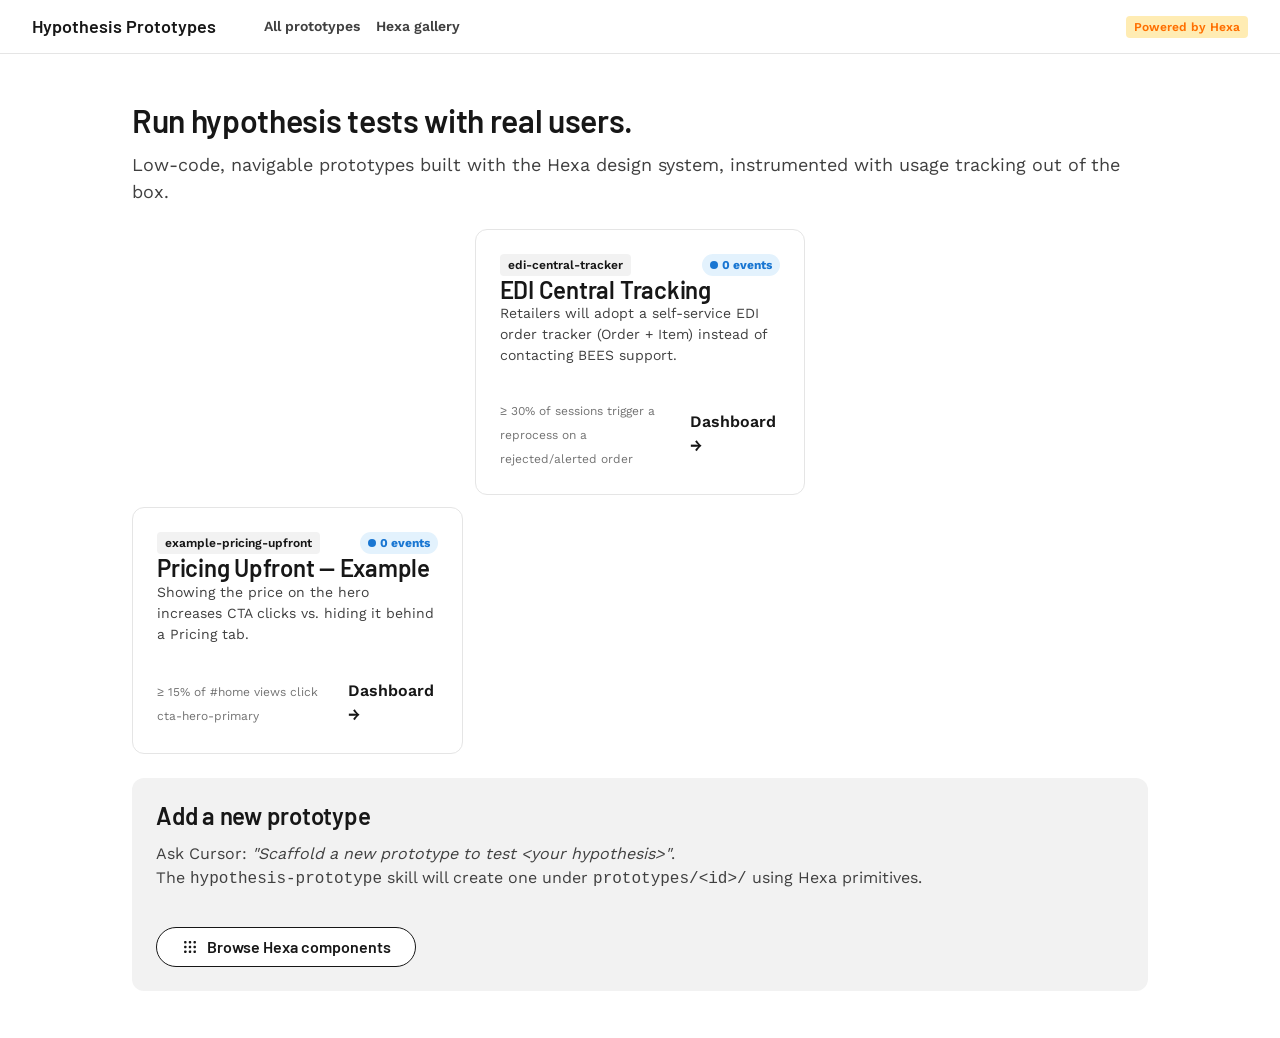
<file: prototypes/index.html>
<!doctype html>
<html lang="en">
<head>
  <meta charset="utf-8" />
  <!-- Resolve every relative URL against the real prototypes directory.
       Without this, opening …/prototypes (no trailing slash) makes links like
       edi-central-tracker/ resolve to the site root and return 404. -->
  <script>
    (function () {
      try {
        var u = new URL(location.href);
        var path = u.pathname.replace(/\/?index\.html?$/i, '');
        if (!path.endsWith('/')) path += '/';
        u.pathname = path;
        var b = document.createElement('base');
        b.href = u.href;
        document.head.insertBefore(b, (document.querySelector('meta[charset]') || document.head.firstChild).nextSibling);
      } catch (e) { /* keep default resolution */ }
    })();
  </script>
  <meta name="viewport" content="width=device-width,initial-scale=1" />
  <title>Hypothesis Prototypes</title>
  <link rel="stylesheet" href="_shared/hexa-tokens.css" />
  <link rel="stylesheet" href="_shared/hexa-components.css" />
  <script src="_shared/hexa.js" defer></script>
  <style>
    .proto-list { display: grid; grid-template-columns: repeat(auto-fill, minmax(320px, 1fr)); gap: var(--hexa-space-md); }
    .proto-list a { text-decoration: none; color: inherit; }
    .proto-meta { display: flex; justify-content: space-between; align-items: center; gap: var(--hexa-space-sm); }
    .proto-empty { padding: var(--hexa-space-xl); text-align: center; color: var(--hexa-fg-neutral-tertiary); }
  </style>
</head>
<body>
  <header class="hexa-topbar">
    <a class="hexa-brand" href="./">Hypothesis Prototypes</a>
    <nav>
      <a href="./">All prototypes</a>
      <a href="_shared/gallery.html">Hexa gallery</a>
    </nav>
    <div class="hexa-topbar-actions">
      <span class="hexa-tag hexa-tag--brand">Powered by Hexa</span>
    </div>
  </header>

  <main class="hexa-screen">
    <h1 class="mb-md">Run hypothesis tests with real users.</h1>
    <p class="text-body-lg text-fg-neutral-secondary mb-xl">Low-code, navigable prototypes built with the Hexa design system, instrumented with usage tracking out of the box.</p>

    <div id="list" class="proto-list"></div>

    <div class="hexa-card mt-xl" style="background:var(--hexa-surface-secondary);border:none">
      <h3>Add a new prototype</h3>
      <p class="text-body-md text-fg-neutral-secondary">Ask Cursor: <em>"Scaffold a new prototype to test &lt;your hypothesis&gt;"</em>.<br>The <code>hypothesis-prototype</code> skill will create one under <code>prototypes/&lt;id&gt;/</code> using Hexa primitives.</p>
      <div class="flex gap-sm mt-md">
        <a class="hexa-btn hexa-btn--secondary" href="_shared/gallery.html">
          <hexa-icon name="AppGridIcon"></hexa-icon>
          Browse Hexa components
        </a>
      </div>
    </div>
  </main>

  <script>
    fetch('prototypes.json').then((r) => r.ok ? r.json() : []).then((items) => {
      const list = document.getElementById('list');
      const tracked = new Set(Object.keys(localStorage).filter((k) => k.startsWith('HT_EVENTS_')).map((k) => k.replace('HT_EVENTS_', '')));
      if (!items.length) {
        list.innerHTML = '<div class="hexa-empty proto-empty"><h3>No prototypes yet</h3><p class="text-body-sm">Create one with the <code>hypothesis-prototype</code> skill.</p></div>';
        return;
      }
      list.innerHTML = items.map((p) => {
        const events = tracked.has(p.id) ? JSON.parse(localStorage.getItem('HT_EVENTS_' + p.id) || '[]').length : 0;
        return `<a href="${p.id}/"><article class="hexa-card hexa-card--clickable">
          <div class="proto-meta">
            <span class="hexa-tag">${p.id}</span>
            <span class="hexa-status-badge ${events ? 'hexa-status-badge--success' : 'hexa-status-badge--info'}">${events} events</span>
          </div>
          <h3>${p.name}</h3>
          <p class="text-body-sm text-fg-neutral-secondary">${p.hypothesis || ''}</p>
          <div class="proto-meta mt-sm">
            <span class="text-body-xs text-fg-neutral-tertiary">${p.metric || ''}</span>
            <a class="hexa-text-btn" href="_shared/dashboard.html?id=${encodeURIComponent(p.id)}" onclick="event.stopPropagation()">Dashboard →</a>
          </div>
        </article></a>`;
      }).join('');
    });
  </script>
</body>
</html>
</file>
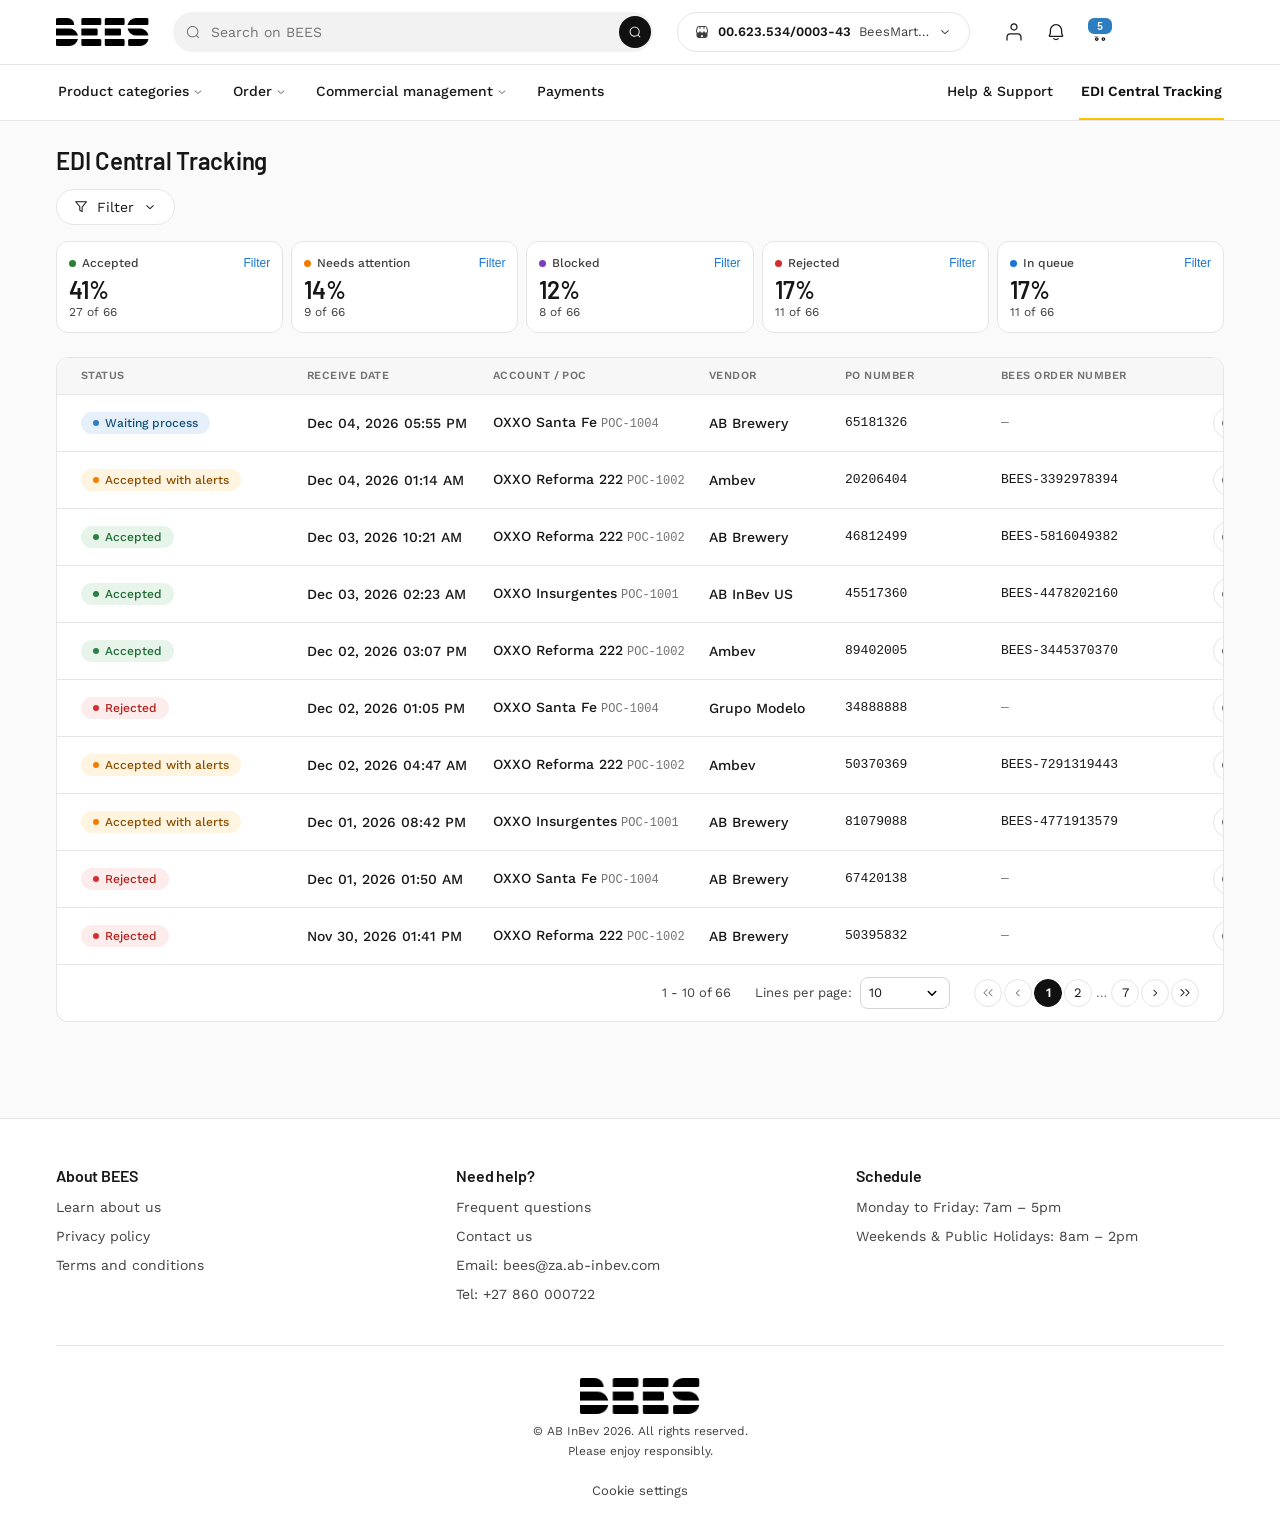
<file: prototypes/edi-central-tracker/index.html>
<!doctype html>
<html lang="en">
<head>
  <meta charset="utf-8" />
  <meta name="viewport" content="width=device-width,initial-scale=1" />
  <title>EDI Central Tracking — Prototype</title>
  <link rel="stylesheet" href="../_shared/hexa-tokens.css" />
  <link rel="stylesheet" href="../_shared/hexa-components.css" />
  <link rel="stylesheet" href="styles.css" />
  <script src="../_shared/hexa.js" defer></script>
  <script src="data.js"></script>
  <script
    src="../_shared/hypothesis-tracker.js"
    data-prototype-id="edi-central-tracker"
    data-hypothesis="Retailers will adopt a self-service EDI order tracker (Order + Item) instead of contacting BEES support."
    data-variant="A"></script>
</head>
<body>

  <!-- BEES Top bar (custom, modeled on the BEES Order history reference) -->
  <header class="bees-topbar">
    <div class="bees-topbar-row bees-topbar-row--primary">
      <a class="bees-logo" href="#orders" aria-label="BEES home" data-track="nav-logo">
        <img src="../_shared/img/bees-logo.png" alt="BEES" />
      </a>
      <div class="bees-search">
        <hexa-icon name="SearchIcon"></hexa-icon>
        <input type="search" placeholder="Search on BEES" data-track="topbar-search" aria-label="Search on BEES" />
        <button class="bees-search-go" aria-label="Search" data-track="topbar-search-submit"><hexa-icon name="SearchIcon"></hexa-icon></button>
      </div>
      <div class="bees-account">
        <hexa-icon name="StoreIcon"></hexa-icon>
        <span class="bees-account-id">00.623.534/0003-43</span>
        <span class="bees-account-name">BeesMart…</span>
        <hexa-icon name="ChevronDownIcon"></hexa-icon>
      </div>
      <div class="bees-topbar-actions">
        <button class="bees-icon-btn" aria-label="Account" data-track="topbar-account"><hexa-icon name="UserIcon"></hexa-icon></button>
        <button class="bees-icon-btn" aria-label="Notifications" data-track="topbar-notifications" style="position:relative">
          <hexa-icon name="BellIcon"></hexa-icon>
        </button>
        <button class="bees-icon-btn" aria-label="Cart" data-track="topbar-cart" style="position:relative">
          <hexa-icon name="CartIcon"></hexa-icon>
          <span class="bees-icon-badge">5</span>
        </button>
      </div>
    </div>
    <nav class="bees-topbar-row bees-topbar-row--secondary" aria-label="Primary">
      <div class="bees-nav-left">
        <a href="#" data-track="nav-categories" class="bees-nav-link">Product categories <hexa-icon name="ChevronDownIcon"></hexa-icon></a>
        <a href="#" data-track="nav-order"      class="bees-nav-link">Order <hexa-icon name="ChevronDownIcon"></hexa-icon></a>
        <a href="#" data-track="nav-commercial" class="bees-nav-link">Commercial management <hexa-icon name="ChevronDownIcon"></hexa-icon></a>
        <a href="#" data-track="nav-payments"   class="bees-nav-link">Payments</a>
      </div>
      <div class="bees-nav-right">
        <a href="#" data-track="nav-help"    class="bees-nav-link">Help &amp; Support</a>
        <a href="#orders" data-track="nav-orders" class="bees-nav-link bees-nav-link--active">EDI Central Tracking</a>
      </div>
    </nav>
  </header>

  <main class="app-shell">

    <!-- ORDERS SCREEN ============================================ -->
    <section id="orders" data-screen>
      <h1 class="page-title">EDI Central Tracking</h1>

      <!-- Filter (collapsed by default) -->
      <div class="filter-block">
        <button type="button" class="filter-toggle" id="filterToggle" data-track="cta-toggle-filters" onclick="toggleFilterPanel()" aria-expanded="false">
          <hexa-icon name="FilterIcon"></hexa-icon>
          Filter
          <hexa-icon name="ChevronDownIcon" class="caret"></hexa-icon>
        </button>

        <form class="filters" id="filterForm" autocomplete="off" onsubmit="event.preventDefault();applyFilters()" hidden>
          <div class="hexa-field">
            <span class="hexa-label">Vendor</span>
            <div class="dropdown" id="vendorDropdown">
              <button type="button" class="dropdown-trigger" data-track="filter-open-vendor" onclick="toggleDropdown('vendorDropdown')">
                <span id="vendorLabel" class="placeholder">All vendors</span>
                <hexa-icon name="ChevronDownIcon"></hexa-icon>
              </button>
              <div class="dropdown-panel" id="vendorPanel"></div>
            </div>
          </div>
          <div class="hexa-field">
            <span class="hexa-label">Account / POC</span>
            <div class="dropdown" id="pocDropdown">
              <button type="button" class="dropdown-trigger" data-track="filter-open-poc" onclick="toggleDropdown('pocDropdown')">
                <span id="pocLabel" class="placeholder">My POCs (4)</span>
                <hexa-icon name="ChevronDownIcon"></hexa-icon>
              </button>
              <div class="dropdown-panel" id="pocPanel"></div>
            </div>
          </div>
          <div class="hexa-field">
            <span class="hexa-label">Purchase order number</span>
            <span class="hexa-input-wrap">
              <hexa-icon name="SearchIcon"></hexa-icon>
              <input class="hexa-input" id="poInput" placeholder="e.g. 12345678" inputmode="numeric" />
            </span>
          </div>
          <div class="hexa-field">
            <span class="hexa-label">Period (max 30 days)</span>
            <div class="period-row">
              <span class="hexa-input-wrap"><input class="hexa-input" id="dateFrom" type="date" /></span>
              <span class="text-fg-neutral-tertiary">→</span>
              <span class="hexa-input-wrap"><input class="hexa-input" id="dateTo" type="date" /></span>
            </div>
          </div>
          <div class="hexa-field">
            <span class="hexa-label">Status</span>
            <div class="dropdown" id="statusDropdown">
              <button type="button" class="dropdown-trigger" data-track="filter-open-status" onclick="toggleDropdown('statusDropdown')">
                <span id="statusLabel" class="placeholder">All statuses</span>
                <hexa-icon name="ChevronDownIcon"></hexa-icon>
              </button>
              <div class="dropdown-panel" id="statusPanel"></div>
            </div>
          </div>
          <div class="filter-actions">
            <div class="left">
              <button type="submit" id="applyBtn" class="hexa-btn hexa-btn--primary" data-track="cta-apply-filters">
                <hexa-icon name="FilterIcon"></hexa-icon>
                Apply filters
              </button>
              <button type="button" class="hexa-btn hexa-btn--tertiary" data-track="cta-clear-filters" onclick="clearFilters()">Clear all</button>
            </div>
            <div class="text-body-xs text-fg-neutral-tertiary" id="periodHint"></div>
          </div>
        </form>
      </div>

      <!-- Overview KPI cards -->
      <div class="summary-cards" id="summaryCards" role="region" aria-label="Order summary"></div>

      <!-- Active filter chips -->
      <div class="result-bar" id="resultBar" hidden>
        <div class="chip-row" id="activeFilters"></div>
      </div>

      <!-- List + pagination -->
      <div id="tableWrap"></div>

      <!-- Empty state -->
      <template id="emptyTpl">
        <div class="hexa-empty">
          <hexa-illustration name="NoSearchResults"></hexa-illustration>
          <h3>No orders match your filters</h3>
          <p>Try widening the period or clearing some filters.</p>
          <button class="hexa-btn hexa-btn--secondary" data-track="cta-empty-clear" onclick="clearFilters()">Clear all filters</button>
        </div>
      </template>
    </section>

    <!-- ITEM-LEVEL SCREEN ====================================== -->
    <!-- Reached by clicking an order row. Hash format: #order/<id>.
         Layout mirrors the BEES "Order details" pattern:
           1. A dark band sitting flush under the topbar, with breadcrumb
              on top and the page title + primary action below.
           2. Light content area below the band with order facts and lines. -->
    <section id="orderItems" data-screen hidden>
      <div class="order-details-band">
        <div class="order-details-band-inner">
          <nav class="order-details-breadcrumb" aria-label="Breadcrumb">
            <a href="#orders" class="crumb crumb--icon" data-track="item-breadcrumb-home" aria-label="Home">
              <hexa-icon name="HomeIcon"></hexa-icon>
            </a>
            <hexa-icon name="ChevronRightIcon" class="crumb-sep"></hexa-icon>
            <a href="#orders" class="crumb" data-track="item-breadcrumb-orders">EDI Central Tracking</a>
            <hexa-icon name="ChevronRightIcon" class="crumb-sep"></hexa-icon>
            <span class="crumb crumb--current" aria-current="page">Order details</span>
          </nav>
          <div class="order-details-band-row">
            <h1 class="order-details-title">Order details</h1>
            <div class="order-details-band-actions">
              <button type="button" class="band-btn band-btn--ghost" data-track="item-open-summary" onclick="openDrawer(view.itemPageOrderId)">
                <hexa-icon name="InfoIcon"></hexa-icon>
                View summary
              </button>
            </div>
          </div>
        </div>
      </div>

      <div class="order-details-body">
        <div class="order-details-card">
          <div class="order-details-summary" id="itemPageSummary"></div>
        </div>

        <div class="item-summary-cards" id="itemSummaryCards"></div>

        <div id="itemListWrap"></div>
      </div>
    </section>

  </main>

  <!-- BEES Footer -->
  <footer class="bees-footer">
    <div class="bees-footer-cols">
      <div>
        <h4>About BEES</h4>
        <a href="#" data-track="footer-learn">Learn about us</a>
        <a href="#" data-track="footer-privacy">Privacy policy</a>
        <a href="#" data-track="footer-terms">Terms and conditions</a>
      </div>
      <div>
        <h4>Need help?</h4>
        <a href="#" data-track="footer-faq">Frequent questions</a>
        <a href="#" data-track="footer-contact">Contact us</a>
        <span class="bees-footer-static">Email: bees@za.ab-inbev.com</span>
        <span class="bees-footer-static">Tel: +27 860 000722</span>
      </div>
      <div>
        <h4>Schedule</h4>
        <span class="bees-footer-static">Monday to Friday: 7am – 5pm</span>
        <span class="bees-footer-static">Weekends &amp; Public Holidays: 8am – 2pm</span>
      </div>
    </div>
    <div class="bees-footer-brand">
      <img class="bees-footer-logo" src="../_shared/img/bees-logo.png" alt="BEES" />
      <p class="bees-footer-copy">© AB InBev 2026. All rights reserved.<br/>Please enjoy responsibly.</p>
      <a href="#" class="bees-footer-cookie" data-track="footer-cookies">Cookie settings</a>
    </div>
  </footer>

  <!-- ORDER DETAIL DRAWER (non-modal side panel) -->
  <div id="drawerScrim" class="drawer-scrim" hidden onclick="closeDrawer()"></div>
  <aside id="orderDrawer" class="order-drawer" role="dialog" aria-modal="false" aria-labelledby="drawerTitle" hidden>
    <header>
      <div>
        <div class="text-body-xs text-fg-neutral-tertiary" style="text-transform:uppercase;letter-spacing:.05em">Order detail</div>
        <h3 id="drawerTitle" style="margin:4px 0 0">—</h3>
      </div>
      <button class="hexa-icon-btn" data-track="drawer-close" onclick="closeDrawer()" aria-label="Close">
        <hexa-icon name="CloseIcon"></hexa-icon>
      </button>
    </header>
    <div class="body" id="drawerBody"></div>
    <footer>
      <button class="hexa-btn hexa-btn--secondary" data-track="drawer-cancel" onclick="closeDrawer()">Close</button>
    </footer>
  </aside>

  <script>
  // ============================================================
  // STATE
  // ============================================================
  const D = window.EDI_DATA;
  // Two layers of state:
  //   draft   = what the user is composing in the filter UI (dropdown checkboxes)
  //   applied = what the table is filtered by (only updated on Apply)
  // Live filters (PO# input + Period range) update applied directly so users
  // see results as they type / pick dates — that matches their mental model.
  const defaultPocs = () => new Set(D.POCS.filter(p => p.user).map(p => p.id));
  const draft = {
    vendors: new Set(),
    pocs: defaultPocs(),
    statuses: new Set(),
  };
  const applied = {
    vendors: new Set(),
    pocs: defaultPocs(),
    poQuery: '',
    dateFrom: null,
    dateTo: null,
    statuses: new Set(),
  };
  const view = {
    openOrderId: null,         // order shown in the side drawer (summary)
    itemPageOrderId: null,     // order shown in the Item-level full page
    page: 1,
    pageSize: 10,
    selected: new Set(),       // reserved — no bulk actions in retailer view
  };

  // ============================================================
  // INIT
  // ============================================================
  function fmtDate(iso) {
    const d = new Date(iso);
    return d.toLocaleDateString(undefined, { day: '2-digit', month: 'short', year: 'numeric' }) + ' ' + d.toLocaleTimeString(undefined, { hour: '2-digit', minute: '2-digit' });
  }
  function fmtDateOnly(iso) {
    return new Date(iso).toLocaleDateString(undefined, { day: '2-digit', month: 'short' });
  }
  function fmtMoney(n) { return '$' + n.toLocaleString(undefined, { minimumFractionDigits: 2, maximumFractionDigits: 2 }); }
  function isoDay(d) { return d.toISOString().slice(0, 10); }

  // Default period: last 30 days
  (function initPeriod() {
    const today = new Date();
    const from = new Date(today.getTime() - 29 * 86400000);
    document.getElementById('dateTo').value = isoDay(today);
    document.getElementById('dateFrom').value = isoDay(from);
    document.getElementById('dateTo').max = isoDay(today);
    document.getElementById('dateFrom').max = isoDay(today);
    applied.dateFrom = isoDay(from);
    applied.dateTo = isoDay(today);
    document.getElementById('periodHint').textContent = 'Maximum interval: 30 days · default: last 30 days';
  })();

  // Build dropdown panels — checkboxes mutate DRAFT only.
  function renderVendorPanel() {
    const panel = document.getElementById('vendorPanel');
    panel.innerHTML = D.VENDORS.map(v => `
      <label class="opt"><input type="checkbox" value="${v.code}" ${draft.vendors.has(v.code) ? 'checked' : ''} onchange="toggleDraft('vendors', this.value, this.checked)"/> ${v.name}</label>
    `).join('');
  }
  function renderPocPanel(query) {
    const panel = document.getElementById('pocPanel');
    const q = (query || '').toLowerCase();
    const list = D.POCS.filter(p => !q || p.name.toLowerCase().includes(q) || p.id.toLowerCase().includes(q) || p.city.toLowerCase().includes(q));
    panel.innerHTML = `
      <div class="search">
        <span class="hexa-input-wrap">
          <hexa-icon name="SearchIcon"></hexa-icon>
          <input class="hexa-input" placeholder="Search POC name, id, city…" oninput="renderPocPanel(this.value)" value="${query || ''}" />
        </span>
      </div>
      ${list.map(p => `
        <label class="opt">
          <input type="checkbox" value="${p.id}" ${draft.pocs.has(p.id) ? 'checked' : ''} onchange="toggleDraft('pocs', this.value, this.checked)"/>
          <span style="flex:1">${p.name}${p.user ? ' <span class=\"hexa-tag hexa-tag--brand\" style=\"margin-left:6px\">Yours</span>' : ''}</span>
          <span class="text-body-xs text-fg-neutral-tertiary">${p.id} · ${p.city}</span>
        </label>
      `).join('') || '<div class="text-body-sm text-fg-neutral-tertiary p-sm">No POC matches.</div>'}
    `;
  }
  function renderStatusPanel() {
    const panel = document.getElementById('statusPanel');
    panel.innerHTML = D.STATUSES.map(s => `
      <label class="opt"><input type="checkbox" value="${s.id}" ${draft.statuses.has(s.id) ? 'checked' : ''} onchange="toggleDraft('statuses', this.value, this.checked)"/>
        <span class="hexa-status-badge hexa-status-badge--${s.tone}">${s.label}</span>
      </label>
    `).join('');
  }
  renderVendorPanel();
  renderPocPanel('');
  renderStatusPanel();

  function toggleDraft(key, value, on) {
    if (on) draft[key].add(value); else draft[key].delete(value);
    syncDropdownLabels();
    markDirty();
    HT.track('filter_drafted', { filter: key, on });
  }

  function setsEqual(a, b) {
    if (a.size !== b.size) return false;
    for (const x of a) if (!b.has(x)) return false;
    return true;
  }
  function isDirty() {
    return !setsEqual(draft.vendors, applied.vendors)
        || !setsEqual(draft.pocs, applied.pocs)
        || !setsEqual(draft.statuses, applied.statuses);
  }
  function markDirty() {
    document.getElementById('applyBtn').classList.toggle('is-dirty', isDirty());
  }

  function syncDropdownLabels() {
    const vCount = draft.vendors.size;
    document.getElementById('vendorLabel').className = vCount ? '' : 'placeholder';
    document.getElementById('vendorLabel').textContent = vCount ? (vCount + ' vendor' + (vCount > 1 ? 's' : '')) : 'All vendors';

    const pCount = draft.pocs.size;
    document.getElementById('pocLabel').className = pCount ? '' : 'placeholder';
    document.getElementById('pocLabel').textContent = pCount ? (pCount + ' POC' + (pCount > 1 ? 's' : '')) : 'All POCs';

    const sCount = draft.statuses.size;
    document.getElementById('statusLabel').className = sCount ? '' : 'placeholder';
    document.getElementById('statusLabel').textContent = sCount ? (sCount + ' status' + (sCount > 1 ? 'es' : '')) : 'All statuses';
  }
  syncDropdownLabels();

  // Outside-click closes dropdowns. Panels are position:fixed and rendered as
  // children of the .dropdown wrapper, so contains() still resolves correctly.
  document.addEventListener('click', (e) => {
    document.querySelectorAll('.dropdown.is-open').forEach((dd) => {
      if (!dd.contains(e.target)) dd.classList.remove('is-open');
    });
  });
  function toggleDropdown(id) {
    const dd = document.getElementById(id);
    const isOpen = dd.classList.contains('is-open');
    document.querySelectorAll('.dropdown.is-open').forEach((d) => d.classList.remove('is-open'));
    if (!isOpen) {
      dd.classList.add('is-open');
      positionDropdownPanel(dd);
    }
    event.stopPropagation();
  }
  // Position a fixed-positioned panel relative to its trigger button so it
  // floats above sibling form cells regardless of grid stacking contexts.
  function positionDropdownPanel(dd) {
    const trigger = dd.querySelector('.dropdown-trigger');
    const panel = dd.querySelector('.dropdown-panel');
    if (!trigger || !panel) return;
    const r = trigger.getBoundingClientRect();
    const panelWidth = Math.max(r.width, 240);
    panel.style.minWidth = panelWidth + 'px';
    panel.style.top = (r.bottom + 4) + 'px';
    // Right-align if the panel would overflow the viewport
    const wouldOverflow = (r.left + panelWidth) > (window.innerWidth - 16);
    panel.style.left = wouldOverflow ? (r.right - panelWidth) + 'px' : r.left + 'px';
  }
  // Reposition on scroll/resize so the panel stays glued to its trigger.
  ['scroll', 'resize'].forEach(ev => window.addEventListener(ev, () => {
    document.querySelectorAll('.dropdown.is-open').forEach(positionDropdownPanel);
  }, true));

  // Period & PO# update APPLIED state directly (live filtering — they feel like search inputs).
  function enforcePeriodCap() {
    const fromEl = document.getElementById('dateFrom');
    const toEl = document.getElementById('dateTo');
    if (!fromEl.value || !toEl.value) return;
    const from = new Date(fromEl.value);
    const to = new Date(toEl.value);
    const diffDays = Math.round((to - from) / 86400000);
    if (diffDays < 0) { toEl.value = fromEl.value; }
    if (diffDays > 30) {
      const capped = new Date(from.getTime() + 30 * 86400000);
      toEl.value = isoDay(capped);
      flashHint('Period capped at 30 days.');
    }
    applied.dateFrom = fromEl.value;
    applied.dateTo = toEl.value;
    HT.track('period_set', { days: Math.round((new Date(applied.dateTo) - new Date(applied.dateFrom)) / 86400000) + 1 });
  }
  function flashHint(msg) {
    const el = document.getElementById('periodHint');
    const original = el.textContent;
    el.textContent = msg;
    el.style.color = 'var(--hexa-status-warning)';
    setTimeout(() => { el.textContent = original; el.style.color = ''; }, 2400);
  }
  document.getElementById('dateFrom').addEventListener('change', () => { enforcePeriodCap(); view.page = 1; renderTable(); });
  document.getElementById('dateTo').addEventListener('change', () => { enforcePeriodCap(); view.page = 1; renderTable(); });

  document.getElementById('poInput').addEventListener('input', (e) => {
    applied.poQuery = e.target.value.trim();
    view.page = 1;
    renderTable();
    if (applied.poQuery) HT.track('filter_applied', { filter: 'po_number', length: applied.poQuery.length });
  });

  // Apply button: copy DRAFT -> APPLIED for vendor/poc/status, then re-render.
  function applyFilters() {
    applied.vendors = new Set(draft.vendors);
    applied.pocs = new Set(draft.pocs);
    applied.statuses = new Set(draft.statuses);
    view.page = 1;
    markDirty();
    HT.track('filters_applied_explicit', {
      vendor_count: applied.vendors.size,
      poc_count: applied.pocs.size,
      status_count: applied.statuses.size,
      has_po: !!applied.poQuery,
      days: Math.round((new Date(applied.dateTo) - new Date(applied.dateFrom)) / 86400000) + 1,
    });
    renderTable();
  }

  function clearFilters() {
    draft.vendors.clear();
    draft.pocs = defaultPocs();
    draft.statuses.clear();
    applied.vendors.clear();
    applied.pocs = defaultPocs();
    applied.statuses.clear();
    applied.poQuery = '';
    document.getElementById('poInput').value = '';
    // reset period to last 30 days
    const today = new Date();
    document.getElementById('dateTo').value = isoDay(today);
    document.getElementById('dateFrom').value = isoDay(new Date(today.getTime() - 29 * 86400000));
    applied.dateFrom = document.getElementById('dateFrom').value;
    applied.dateTo = document.getElementById('dateTo').value;
    renderVendorPanel(); renderPocPanel(''); renderStatusPanel();
    syncDropdownLabels();
    markDirty();
    view.page = 1;
    renderTable();
    HT.track('filters_cleared');
  }

  // ============================================================
  // TABLE
  // ============================================================
  function filteredOrders(opts = {}) {
    const fromTs = applied.dateFrom ? new Date(applied.dateFrom).getTime() : 0;
    const toTs = applied.dateTo ? new Date(applied.dateTo).getTime() + 86400000 - 1 : Infinity;
    return D.orders.filter((o) => {
      if (applied.vendors.size && !applied.vendors.has(o.vendorCode)) return false;
      if (applied.pocs.size && !applied.pocs.has(o.pocId)) return false;
      if (!opts.ignoreStatus && applied.statuses.size && !applied.statuses.has(o.statusId)) return false;
      if (applied.poQuery && !o.poNumber.includes(applied.poQuery)) return false;
      const t = new Date(o.receivedAt).getTime();
      if (t < fromTs || t > toTs) return false;
      return true;
    });
  }

  // Removing an active chip removes it from BOTH draft + applied so it disappears
  // immediately (matches user expectation when clicking the X on a chip).
  function removeAppliedFilter(key, value) {
    applied[key].delete(value);
    draft[key].delete(value);
    view.page = 1;
    syncDropdownLabels();
    markDirty();
    if (key === 'vendors') renderVendorPanel();
    if (key === 'pocs')    renderPocPanel('');
    if (key === 'statuses') renderStatusPanel();
    renderTable();
    HT.track('filter_chip_removed', { filter: key });
  }
  function clearPoQuery() {
    document.getElementById('poInput').value = '';
    applied.poQuery = '';
    view.page = 1;
    renderTable();
    HT.track('filter_chip_removed', { filter: 'po_number' });
  }

  function renderActiveFilterChips() {
    const root = document.getElementById('activeFilters');
    const chips = [];
    applied.vendors.forEach((v) => {
      const name = D.VENDORS.find(x => x.code === v)?.name || v;
      chips.push(`<button class="hexa-chip" onclick="removeAppliedFilter('vendors','${v}')"><hexa-icon name="CloseIcon"></hexa-icon> ${name}</button>`);
    });
    applied.statuses.forEach((s) => {
      const st = D.STATUSES.find(x => x.id === s);
      chips.push(`<button class="hexa-chip" onclick="removeAppliedFilter('statuses','${s}')"><hexa-icon name="CloseIcon"></hexa-icon> ${st.label}</button>`);
    });
    if (applied.poQuery) {
      chips.push(`<button class="hexa-chip" onclick="clearPoQuery()"><hexa-icon name="CloseIcon"></hexa-icon> PO: ${applied.poQuery}</button>`);
    }
    // POC chip if non-default
    const dPocs = [...defaultPocs()];
    const pocsArr = [...applied.pocs];
    const isDefaultSel = pocsArr.length === dPocs.length && pocsArr.every(p => dPocs.includes(p));
    if (!isDefaultSel && applied.pocs.size) {
      chips.push(`<span class="hexa-chip" style="cursor:default">${applied.pocs.size} POC${applied.pocs.size > 1 ? 's' : ''} selected</span>`);
    }
    root.innerHTML = chips.join('');
  }

  // ============================================================
  // FILTER TOGGLE (collapsed by default, like the reference)
  // ============================================================
  function toggleFilterPanel() {
    const form = document.getElementById('filterForm');
    const btn = document.getElementById('filterToggle');
    const open = form.hidden;
    form.hidden = !open;
    btn.setAttribute('aria-expanded', String(open));
    HT.track('filter_panel_toggled', { open });
  }

  function statusPill(o) {
    const map = { success: 'is-success', warning: 'is-warning', error: 'is-error', info: 'is-info', blocked: 'is-blocked' };
    return `<span class="status-pill ${map[o.statusTone] || 'is-neutral'}">${o.statusLabel}</span>`;
  }

  // ============================================================
  // SUMMARY KPI CARDS — match reference layout: label + filter link
  // top-row, big % + "X of Y" subtext below
  // ============================================================
  function renderSummary() {
    const orders = filteredOrders({ ignoreStatus: true });
    const total = orders.length || 1;
    const counts = { ACCEPTED: 0, ALERTS: 0, BLOCKED: 0, REJECTED: 0, PENDING: 0 };
    for (const o of orders) {
      if (o.statusId === 'ACCEPTED') counts.ACCEPTED++;
      else if (o.statusId === 'ALERTS') counts.ALERTS++;
      else if (o.statusId === 'BLOCKED') counts.BLOCKED++;
      else if (o.statusId === 'REJECTED') counts.REJECTED++;
      else counts.PENDING++;
    }
    // 5 cards: success / alerts / blocked (on hold) / rejected / queue.
    // Blocked sits between Alerts and Rejected because it's the most urgent
    // actionable bucket — if not resolved within SLA it auto-rejects.
    const cards = [
      { id: 'ACCEPTED', label: 'Accepted',             tone: 'success', count: counts.ACCEPTED, filterIds: ['ACCEPTED'] },
      { id: 'ALERTS',   label: 'Needs attention',      tone: 'warning', count: counts.ALERTS,   filterIds: ['ALERTS'] },
      { id: 'BLOCKED',  label: 'Blocked',              tone: 'blocked', count: counts.BLOCKED,  filterIds: ['BLOCKED'] },
      { id: 'REJECTED', label: 'Rejected',             tone: 'error',   count: counts.REJECTED, filterIds: ['REJECTED'] },
      { id: 'PENDING',  label: 'In queue',             tone: 'info',    count: counts.PENDING,  filterIds: ['WAITING','PROCESSING'] },
    ];
    document.getElementById('summaryCards').innerHTML = cards.map((c) => {
      const isActive = c.filterIds.length === applied.statuses.size && c.filterIds.every(s => applied.statuses.has(s));
      const pct = orders.length ? Math.round((c.count / orders.length) * 100) : 0;
      return `
        <div class="summary-card ${isActive ? 'is-active' : ''}" title="${c.label} — ${c.count.toLocaleString()} of ${orders.length.toLocaleString()}">
          <div class="header-row">
            <span class="label">
              <span class="dot dot-${c.tone}"></span>
              <span class="label-text">${c.label}</span>
            </span>
            <button type="button" class="filter-link ${isActive ? 'is-active' : ''}"
              data-track="summary-card-${c.id.toLowerCase()}"
              onclick="toggleSummaryFilter(${JSON.stringify(c.filterIds).replace(/"/g, '&quot;')}, '${c.id}')">
              ${isActive ? 'Clear' : 'Filter'}
            </button>
          </div>
          <div class="value-row">
            <span class="pct">${pct}%</span>
            <span class="of">${c.count.toLocaleString()} of ${orders.length.toLocaleString()}</span>
          </div>
        </div>
      `;
    }).join('');
  }

  function toggleSummaryFilter(statusIds, summaryId) {
    const sameSet = statusIds.length === applied.statuses.size && statusIds.every(s => applied.statuses.has(s));
    applied.statuses = new Set(sameSet ? [] : statusIds);
    draft.statuses = new Set(applied.statuses);
    renderStatusPanel();
    syncDropdownLabels();
    markDirty();
    view.page = 1;
    HT.track('summary_card_clicked', { card: summaryId, on: !sameSet });
    renderTable();
  }

  function renderTable() {
    renderActiveFilterChips();
    renderSummary();
    const orders = filteredOrders();
    const wrap = document.getElementById('tableWrap');
    if (!orders.length) {
      wrap.innerHTML = '';
      const tpl = document.getElementById('emptyTpl');
      wrap.appendChild(tpl.content.cloneNode(true));
      return;
    }

    const total = orders.length;
    const pageSize = view.pageSize;
    const totalPages = Math.max(1, Math.ceil(total / pageSize));
    if (view.page > totalPages) view.page = totalPages;
    const start = (view.page - 1) * pageSize;
    const end = Math.min(start + pageSize, total);
    const pageOrders = orders.slice(start, end);

    // Column order is optimised for the user's scan flow:
    //   Status → Receive date → Account → Vendor → PO# → [actions]
    // Clicking the row body navigates to the Item-level page; the inline
    // Summary button covers the secondary in-place action.
    const rows = pageOrders.map((o) => {
      // Single-line data row. Each cell is one inline value — no stacked
      // labels (the table header above carries the labels). The wrapping
      // .order-table container handles horizontal scroll if the viewport
      // is narrower than the row's natural width.
      return `
        <div class="order-row"
             data-id="${o.id}"
             onclick="openItemPage('${o.id}')"
             data-track="row-open-items"
             role="button" tabindex="0"
             onkeydown="if(event.key==='Enter'||event.key===' '){event.preventDefault();openItemPage('${o.id}')}">
          <div class="cell cell-status">${statusPill(o)}</div>
          <div class="cell cell-date">${fmtDate(o.receivedAt)}</div>
          <div class="cell cell-account">
            <span class="cell-account-name">${o.pocName}</span>
            <span class="cell-account-id">${o.pocId}</span>
          </div>
          <div class="cell cell-vendor">${o.vendorName}</div>
          <div class="cell cell-po mono">${o.poNumber}</div>
          <div class="cell cell-bees mono">${o.beesOrderNumber
              ? o.beesOrderNumber
              : `<span class="muted">—</span>`}</div>
          <div class="row-actions" onclick="event.stopPropagation()">
            <button type="button" class="row-action"
                    data-track="row-summary"
                    onclick="event.stopPropagation();openDrawer('${o.id}')"
                    title="View order summary">
              <hexa-icon name="InfoIcon"></hexa-icon>
            </button>
          </div>
        </div>
      `;
    }).join('');

    // Header row sits above the data rows and shares the same grid template.
    // The wrapping .order-table provides horizontal scroll if the viewport
    // can't fit the natural row width.
    const headerRow = `
      <div class="order-row order-row--head" role="row">
        <div class="cell cell-status">Status</div>
        <div class="cell cell-date">Receive date</div>
        <div class="cell cell-account">Account / POC</div>
        <div class="cell cell-vendor">Vendor</div>
        <div class="cell cell-po">PO number</div>
        <div class="cell cell-bees">BEES order number</div>
        <div class="row-actions"></div>
      </div>
    `;

    wrap.innerHTML = `
      <div class="order-table">
        <div class="order-list">${headerRow}${rows}</div>
      </div>
      ${renderPagination(start, end, total, totalPages)}
    `;
  }

  function renderPagination(start, end, total, totalPages) {
    const cur = view.page;
    const set = new Set([1, totalPages, cur, cur - 1, cur + 1]);
    const pageNums = [...set].filter(n => n >= 1 && n <= totalPages).sort((a, b) => a - b);
    const buttons = [];
    let prev = 0;
    for (const n of pageNums) {
      if (n - prev > 1) buttons.push(`<span class="page-ellipsis">…</span>`);
      buttons.push(`<button class="page-btn ${n === cur ? 'is-current' : ''}" onclick="goToPage(${n})" data-track="pagination-page" aria-label="Page ${n}">${n}</button>`);
      prev = n;
    }
    return `
      <div class="pagination">
        <span class="meta">${(start + 1).toLocaleString()} - ${end.toLocaleString()} of ${total.toLocaleString()}</span>
        <label class="page-size">
          Lines per page:
          <select class="hexa-select" onchange="changePageSize(this.value)">
            ${[10, 25, 50, 100].map(n => `<option value="${n}" ${n === view.pageSize ? 'selected' : ''}>${n}</option>`).join('')}
          </select>
        </label>
        <div class="pages">
          <button class="page-btn" onclick="goToPage(1)"          ${cur === 1 ? 'disabled' : ''} data-track="pagination-first" aria-label="First page"><hexa-icon name="ChevronDoubleLeftIcon"></hexa-icon></button>
          <button class="page-btn" onclick="goToPage(${cur - 1})" ${cur === 1 ? 'disabled' : ''} data-track="pagination-prev"  aria-label="Previous page"><hexa-icon name="ChevronLeftIcon"></hexa-icon></button>
          ${buttons.join('')}
          <button class="page-btn" onclick="goToPage(${cur + 1})" ${cur === totalPages ? 'disabled' : ''} data-track="pagination-next" aria-label="Next page"><hexa-icon name="ChevronRightIcon"></hexa-icon></button>
          <button class="page-btn" onclick="goToPage(${totalPages})" ${cur === totalPages ? 'disabled' : ''} data-track="pagination-last" aria-label="Last page"><hexa-icon name="ChevronDoubleRightIcon"></hexa-icon></button>
        </div>
      </div>
    `;
  }

  function goToPage(n) {
    if (n < 1) return;
    view.page = n;
    HT.track('pagination_changed', { page: n });
    renderTable();
    document.querySelector('.order-list')?.scrollIntoView({ behavior: 'smooth', block: 'start' });
  }
  function changePageSize(n) {
    view.pageSize = Number(n);
    view.page = 1;
    HT.track('page_size_changed', { size: view.pageSize });
    renderTable();
  }

  renderTable();

  // ============================================================
  // DRAWER (non-modal: page stays interactive; close via X / Esc / scrim / Close)
  // ============================================================
  function openDrawer(id) {
    const o = D.orders.find(x => x.id === id);
    if (!o) return;
    view.openOrderId = id;
    HT.track('order_drawer_opened', { status: o.statusId, vendor: o.vendorCode });
    populateDrawer(o);
    document.getElementById('orderDrawer').hidden = false;
    document.getElementById('drawerScrim').hidden = false;
  }
  function closeDrawer() {
    if (!view.openOrderId) return;
    view.openOrderId = null;
    document.getElementById('orderDrawer').hidden = true;
    document.getElementById('drawerScrim').hidden = true;
    HT.track('order_drawer_closed');
  }
  function populateDrawer(o) {
    document.getElementById('drawerTitle').textContent = 'PO ' + o.poNumber;

    // Map our extended tones (blocked) onto Hexa's stock alert variants.
    const alertVariant = o.statusTone === 'success' ? 'info'
                       : o.statusTone === 'blocked' ? 'warning'
                       : o.statusTone;
    const alertIcon = o.statusTone === 'error'   ? 'AlertOctagonIcon'
                    : o.statusTone === 'blocked' ? 'BlockedIcon'
                    : o.statusTone === 'warning' ? 'AlertTriangleIcon'
                    : 'AlertIcon';
    const alertTitle = o.statusTone === 'error'   ? 'Why was this rejected?'
                     : o.statusTone === 'blocked' ? 'Why is this on hold?'
                     : 'What changed?';
    const blockedFooter = o.statusTone === 'blocked'
      ? `<div class="text-body-xs text-fg-neutral-secondary" style="margin-top:8px">If not resolved within the SLA, this order will auto-transition to <strong>Rejected</strong>. Contact BEES support to resolve this issue.</div>`
      : '';
    const reasonBlock = o.reason ? `
      <div class="hexa-alert hexa-alert--${alertVariant}">
        <hexa-icon name="${alertIcon}"></hexa-icon>
        <div class="hexa-alert-body">
          <div class="hexa-alert-title">${alertTitle}</div>
          ${o.reason}
          ${blockedFooter}
        </div>
      </div>` : '';

    document.getElementById('drawerBody').innerHTML = `
      <div class="section">
        ${statusPill(o)}
        ${reasonBlock}
      </div>
      <div class="section">
        <h4>Order</h4>
        <dl class="kv">
          <dt>Receive date</dt><dd>${fmtDate(o.receivedAt)}</dd>
          <dt>Vendor</dt><dd>${o.vendorName}</dd>
          <dt>POC</dt><dd>${o.pocName}<br><span class="text-body-xs text-fg-neutral-tertiary">${o.pocId} · ${o.pocCity}</span></dd>
          <dt>PO number</dt><dd style="font-family:ui-monospace,Menlo,monospace">${o.poNumber}</dd>
          <dt>Items</dt><dd>${o.itemCount}</dd>
          <dt>Total value</dt><dd>${fmtMoney(o.totalValue)}</dd>
        </dl>
      </div>
    `;
  }

  // Close drawer on Esc
  document.addEventListener('keydown', (e) => { if (e.key === 'Escape' && view.openOrderId) closeDrawer(); });

  // ============================================================
  // ITEM-LEVEL PAGE  (#order/<id>)
  // ============================================================
  function openItemPage(id) {
    location.hash = '#order/' + id;
  }

  function renderItemPage(orderId) {
    const o = D.orders.find(x => x.id === orderId);
    if (!o) {
      document.getElementById('itemPageSummary').innerHTML = `<div class="text-body-md">Order not found. <a href="#orders" class="hexa-link">Back to all orders</a></div>`;
      document.getElementById('itemSummaryCards').innerHTML = '';
      document.getElementById('itemListWrap').innerHTML = '';
      return;
    }
    view.itemPageOrderId = orderId;

    // Order facts card — status pill + key/value grid (BEES order #, PO #,
    // POC, vendor, date, items, totals). Lays out as a responsive 3-column
    // grid that collapses to 1 on narrow widths.
    document.getElementById('itemPageSummary').innerHTML = `
      <div class="order-details-status">
        ${statusPill(o)}
        ${o.reason ? `<span class="order-details-reason">${o.reason}</span>` : ''}
      </div>
      <dl class="order-details-grid">
        <div><dt>BEES order number</dt><dd>${o.beesOrderNumber ? `<span class="mono">${o.beesOrderNumber}</span>` : '<span class="text-fg-neutral-tertiary">— not yet assigned</span>'}</dd></div>
        <div><dt>PO number</dt><dd><span class="mono">${o.poNumber}</span></dd></div>
        <div><dt>Receive date</dt><dd>${fmtDate(o.receivedAt)}</dd></div>
        <div><dt>POC</dt><dd>${o.pocName} <span class="text-fg-neutral-tertiary">${o.pocId} · ${o.pocCity}</span></dd></div>
        <div><dt>Vendor</dt><dd>${o.vendorName}</dd></div>
        <div><dt>Items</dt><dd>${o.itemCount.toLocaleString()}</dd></div>
        <div><dt>Requested total</dt><dd>${fmtMoney(o.requestedTotalValue ?? o.totalValue)}</dd></div>
        <div><dt>Delivered total</dt><dd><strong>${fmtMoney(o.totalValue)}</strong></dd></div>
      </dl>
    `;

    // Per-item summary chips (counts by line status)
    const counts = { OK: 0, ALERT: 0, BLOCKED: 0, REJECTED: 0, PENDING: 0 };
    o.items.forEach(it => { counts[it.status] = (counts[it.status] || 0) + 1; });
    const chipDef = [
      { key: 'OK',       label: 'OK',       tone: 'success' },
      { key: 'ALERT',    label: 'Alerts',   tone: 'warning' },
      { key: 'BLOCKED',  label: 'Blocked',  tone: 'blocked' },
      { key: 'REJECTED', label: 'Rejected', tone: 'error' },
      { key: 'PENDING',  label: 'Pending',  tone: 'info' },
    ].filter(c => counts[c.key] > 0);

    document.getElementById('itemSummaryCards').innerHTML = chipDef.map(c => `
      <div class="item-stat">
        <span class="item-stat-dot dot-${c.tone}"></span>
        <span class="item-stat-num">${counts[c.key]}</span>
        <span class="item-stat-label">${c.label}</span>
      </div>
    `).join('');

    // The line-item list. Sort by severity (rejected > blocked > alert > pending > ok)
    // so the most actionable lines surface first.
    const severity = { REJECTED: 0, BLOCKED: 1, ALERT: 2, PENDING: 3, OK: 4 };
    const lines = [...o.items].sort((a, b) => severity[a.status] - severity[b.status]);

    const itemRows = lines.map(it => {
      const lineTone = it.status === 'REJECTED' ? 'error'
                     : it.status === 'BLOCKED'  ? 'blocked'
                     : it.status === 'ALERT'    ? 'warning'
                     : it.status === 'PENDING'  ? 'info'
                     : 'success';
      // Use the order-level taxonomy verbatim — never invent new line labels.
      const lineLabel = it.status === 'REJECTED' ? 'Rejected'
                      : it.status === 'BLOCKED'  ? 'Blocked'
                      : it.status === 'ALERT'    ? 'Accepted with alerts'
                      : it.status === 'PENDING'  ? 'Waiting process'
                      : 'Accepted';

      // Show the requested vs delivered split only when they diverge.
      // OK / pending lines and lines without adjustments only show one set.
      const qtyDiverges   = it.qty !== it.requestedQty;
      const priceDiverges = it.unitPrice !== it.requestedUnitPrice;
      const totalDiverges = it.lineValue !== it.requestedLineValue;

      function metric(label, requested, delivered, diverges, isMoney) {
        const reqStr = isMoney ? fmtMoney(requested) : `${requested.toLocaleString()} ${it.uom}`;
        const delStr = isMoney ? fmtMoney(delivered) : `${delivered.toLocaleString()} ${it.uom}`;
        if (!diverges) {
          return `
            <div class="item-metric">
              <div class="item-metric-label">${label}</div>
              <div class="item-metric-value">${reqStr}</div>
            </div>`;
        }
        return `
          <div class="item-metric is-adjusted">
            <div class="item-metric-label">${label}</div>
            <div class="item-metric-value">
              <span class="item-metric-was">Requested ${reqStr}</span>
              <span class="item-metric-arrow">→</span>
              <span class="item-metric-now">${delStr}</span>
            </div>
          </div>`;
      }

      const issue = it.issueLabel
        ? `<div class="item-row-issue">
             <hexa-icon name="${it.status === 'REJECTED' ? 'AlertOctagonIcon'
                              : it.status === 'BLOCKED'  ? 'BlockedIcon'
                              : 'AlertTriangleIcon'}"></hexa-icon>
             <div class="item-row-issue-text">${it.issueLabel}</div>
           </div>` : '';

      // Initials for the SKU thumbnail — first letter of each meaningful
      // word in the product name (Antarctica Original → AO).
      const initials = it.name.split(/\s|—|-/).filter(Boolean).slice(0, 2).map(w => w[0]).join('').toUpperCase();

      return `
        <div class="item-row item-row--${lineTone}" data-line="${it.lineNumber}">
          <div class="item-row-main">
            <div class="item-thumb" aria-hidden="true">${initials}</div>
            <div class="item-identity">
              <div class="item-identity-top">
                <span class="item-line-num">Line ${String(it.lineNumber).padStart(2, '0')}</span>
                <span class="status-pill is-${lineTone}">${lineLabel}</span>
              </div>
              <div class="item-name-main">${it.name}</div>
              <div class="item-name-meta">SKU ${it.sku} · ${it.family} · ${it.uom}</div>
            </div>
            <div class="item-metrics">
              ${metric('Requested Qty',         it.requestedQty,       it.qty,       qtyDiverges,   false)}
              ${metric('Requested Unit Price',  it.requestedUnitPrice, it.unitPrice, priceDiverges, true)}
              ${metric('Requested line total',  it.requestedLineValue, it.lineValue, totalDiverges, true)}
            </div>
          </div>
          ${issue}
        </div>
      `;
    }).join('');

    document.getElementById('itemListWrap').innerHTML = `
      <div class="item-list-header">
        <h2 class="item-list-title">Products in this order</h2>
        <span class="item-list-count">${o.items.length} item${o.items.length === 1 ? '' : 's'}</span>
      </div>
      <div class="item-list">${itemRows}</div>
    `;

    HT.track('item_page_rendered', {
      order_id: o.id,
      status: o.statusId,
      lines: o.items.length,
      counts,
    });
  }

  function reprocessFromItemPage() { /* removed — reprocess is an ops-only capability */ }

  // ============================================================
  // SCREEN ROUTING
  //   #orders         → list view
  //   #order/<id>     → item-level view for one order
  // ============================================================
  function showScreen() {
    const hash = location.hash || '#orders';
    const orderMatch = hash.match(/^#order\/(.+)$/);

    if (orderMatch) {
      document.getElementById('orders').hidden = true;
      document.getElementById('orderItems').hidden = false;
      renderItemPage(orderMatch[1]);
    } else {
      document.getElementById('orders').hidden = false;
      document.getElementById('orderItems').hidden = true;
      view.itemPageOrderId = null;
    }
    window.scrollTo(0, 0);
  }
  addEventListener('hashchange', showScreen);
  showScreen();
  </script>
</body>
</html>
</file>
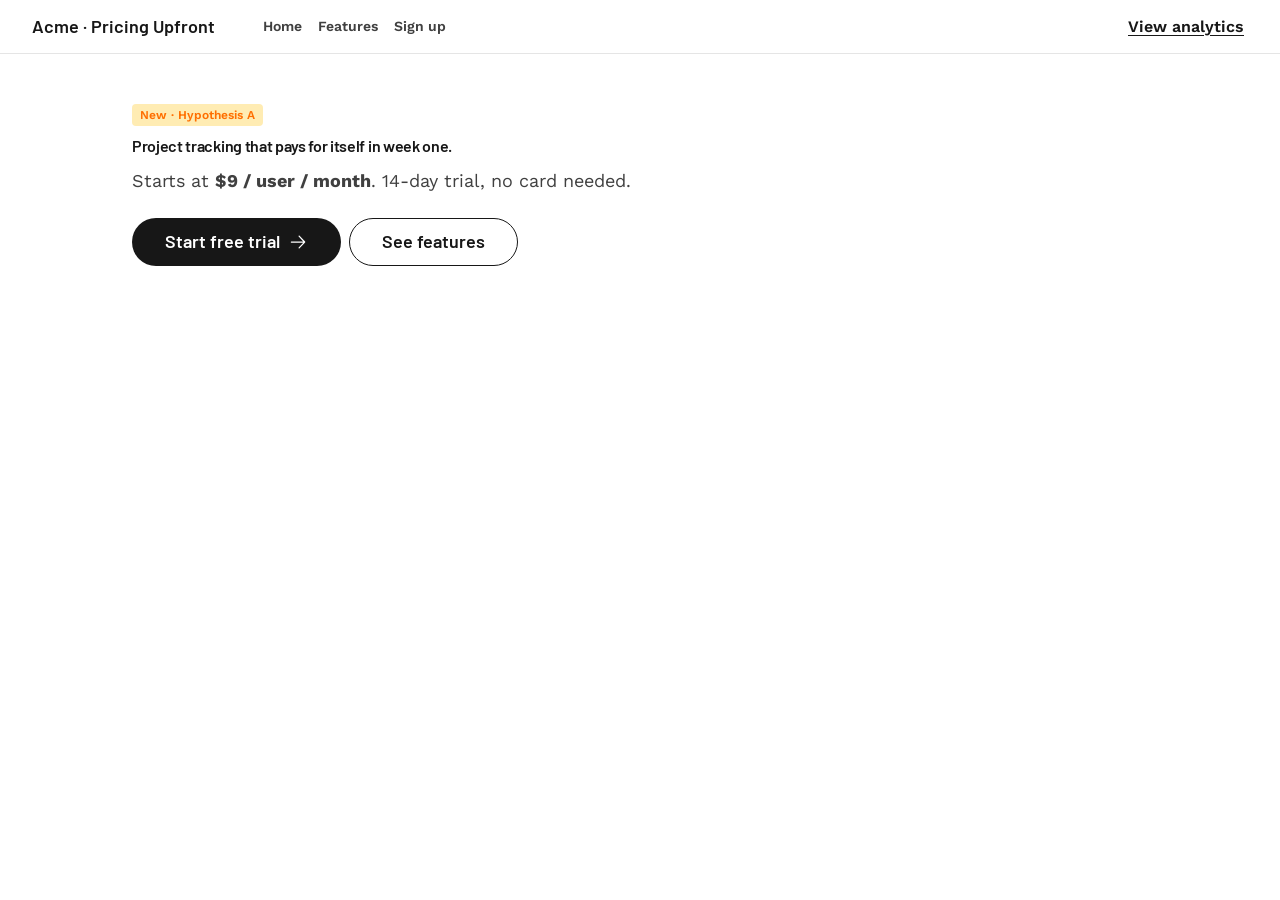
<file: prototypes/example-pricing-upfront/index.html>
<!doctype html>
<html lang="en">
<head>
  <meta charset="utf-8" />
  <meta name="viewport" content="width=device-width,initial-scale=1" />
  <title>Pricing Upfront — Example</title>
  <link rel="stylesheet" href="../_shared/hexa-tokens.css" />
  <link rel="stylesheet" href="../_shared/hexa-components.css" />
  <script src="../_shared/hexa.js" defer></script>
  <script
    src="../_shared/hypothesis-tracker.js"
    data-prototype-id="example-pricing-upfront"
    data-hypothesis="Showing the price on the hero increases CTA clicks vs. hiding it behind a Pricing tab."
    data-variant="A"></script>
</head>
<body>
  <header class="hexa-topbar">
    <a class="hexa-brand" href="#home">Acme · Pricing Upfront</a>
    <nav>
      <a href="#home" data-track="nav-home">Home</a>
      <a href="#features" data-track="nav-features">Features</a>
      <a href="#signup" data-track="nav-signup">Sign up</a>
    </nav>
    <div class="hexa-topbar-actions">
      <a class="hexa-text-btn" href="../_shared/dashboard.html?id=example-pricing-upfront" target="_blank" data-track="open-dashboard">View analytics</a>
    </div>
  </header>

  <section id="home" data-screen class="hexa-screen">
    <span class="hexa-tag hexa-tag--brand mb-md">New · Hypothesis A</span>
    <h1 class="hexa-display mb-md">Project tracking that pays for itself in week one.</h1>
    <p class="text-body-lg text-fg-neutral-secondary mb-xl">Starts at <strong>$9 / user / month</strong>. 14-day trial, no card needed.</p>
    <div class="flex gap-sm">
      <button class="hexa-btn hexa-btn--primary hexa-btn--lg" data-track="cta-hero-primary" onclick="HT.track('hero_cta_clicked');location.hash='#signup'">
        Start free trial
        <hexa-icon name="ArrowRightIcon"></hexa-icon>
      </button>
      <button class="hexa-btn hexa-btn--secondary hexa-btn--lg" data-track="cta-hero-secondary" onclick="location.hash='#features'">See features</button>
    </div>
  </section>

  <section id="features" data-screen class="hexa-screen" hidden>
    <h2 class="mb-xl">Features</h2>
    <div class="grid grid-cols-3 gap-lg mb-xl">
      <article class="hexa-card" data-track="feature-card-tracking">
        <hexa-icon name="BarChartIcon" size="32"></hexa-icon>
        <h3>Real-time tracking</h3>
        <p class="text-body-sm text-fg-neutral-secondary">See exactly where attention goes — clicks, scroll, time per screen.</p>
      </article>
      <article class="hexa-card" data-track="feature-card-export">
        <hexa-icon name="DownloadIcon" size="32"></hexa-icon>
        <h3>One-click export</h3>
        <p class="text-body-sm text-fg-neutral-secondary">Download CSV/JSON of every interaction for offline analysis.</p>
      </article>
      <article class="hexa-card" data-track="feature-card-privacy">
        <hexa-icon name="EyeOffIcon" size="32"></hexa-icon>
        <h3>Privacy-first</h3>
        <p class="text-body-sm text-fg-neutral-secondary">No PII, no fingerprinting. Anonymous IDs only.</p>
      </article>
    </div>
    <button class="hexa-btn hexa-btn--primary hexa-btn--lg" data-track="cta-features-primary" onclick="location.hash='#signup'">Start free trial</button>
  </section>

  <section id="signup" data-screen class="hexa-screen" hidden>
    <h2 class="mb-xl">Start your trial</h2>
    <form class="flex flex-col gap-md" id="signupForm" data-track="signup-form" style="max-width:420px">
      <label class="hexa-field">
        <span class="hexa-label">Name</span>
        <span class="hexa-input-wrap"><input class="hexa-input" name="name" required /></span>
      </label>
      <label class="hexa-field">
        <span class="hexa-label">Work email</span>
        <span class="hexa-input-wrap"><input class="hexa-input" type="email" name="email" required /></span>
      </label>
      <label class="hexa-field">
        <span class="hexa-label">Company size</span>
        <select class="hexa-select" name="size" required>
          <option value="">Select…</option>
          <option>1–10</option><option>11–50</option><option>51–200</option><option>200+</option>
        </select>
      </label>
      <button type="submit" class="hexa-btn hexa-btn--primary hexa-btn--lg mt-md" data-track="cta-signup-submit">Start trial</button>
    </form>
    <div id="thankYou" class="hexa-empty" hidden>
      <hexa-illustration name="EmptyBox" size="160"></hexa-illustration>
      <h3>Thanks!</h3>
      <p>This is a prototype — no account was created. Your interest was logged.</p>
    </div>
  </section>

  <script>
    function showScreen() {
      const hash = location.hash || '#home';
      document.querySelectorAll('[data-screen]').forEach((s) => { s.hidden = '#' + s.id !== hash; });
      window.scrollTo(0, 0);
    }
    addEventListener('hashchange', showScreen);
    showScreen();
    document.getElementById('signupForm').addEventListener('submit', (e) => {
      e.preventDefault();
      HT.track('signup_completed', { source: 'prototype' });
      document.getElementById('signupForm').hidden = true;
      document.getElementById('thankYou').hidden = false;
    });
  </script>
</body>
</html>
</file>
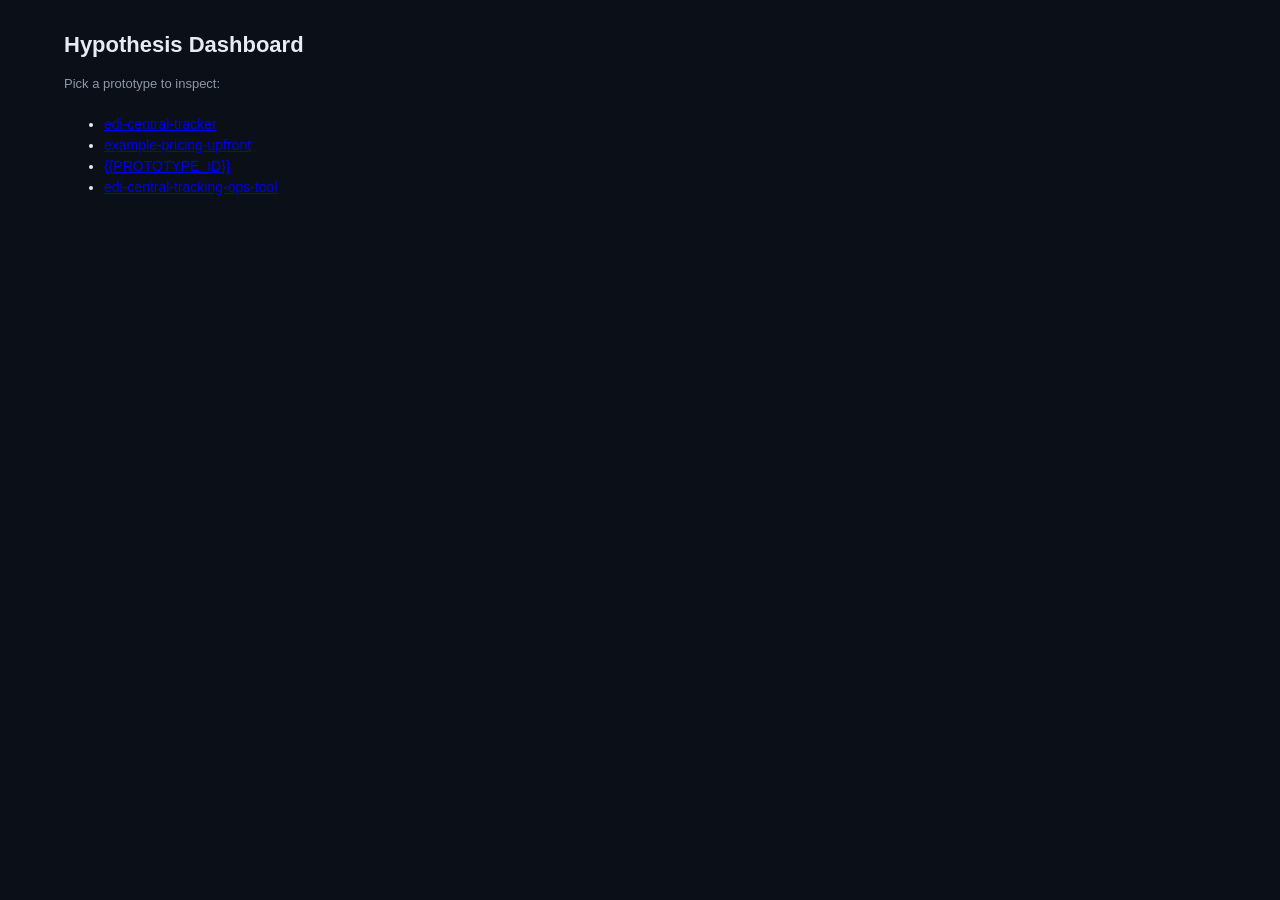
<file: edi-central-tracking-ops-tool/_shared/dashboard.html>
<!doctype html>
<html lang="en">
<head>
  <meta charset="utf-8" />
  <meta name="viewport" content="width=device-width,initial-scale=1" />
  <title>Hypothesis Dashboard</title>
  <link rel="stylesheet" href="dashboard.css" />
</head>
<body>
  <script src="dashboard.js"></script>
</body>
</html>
</file>
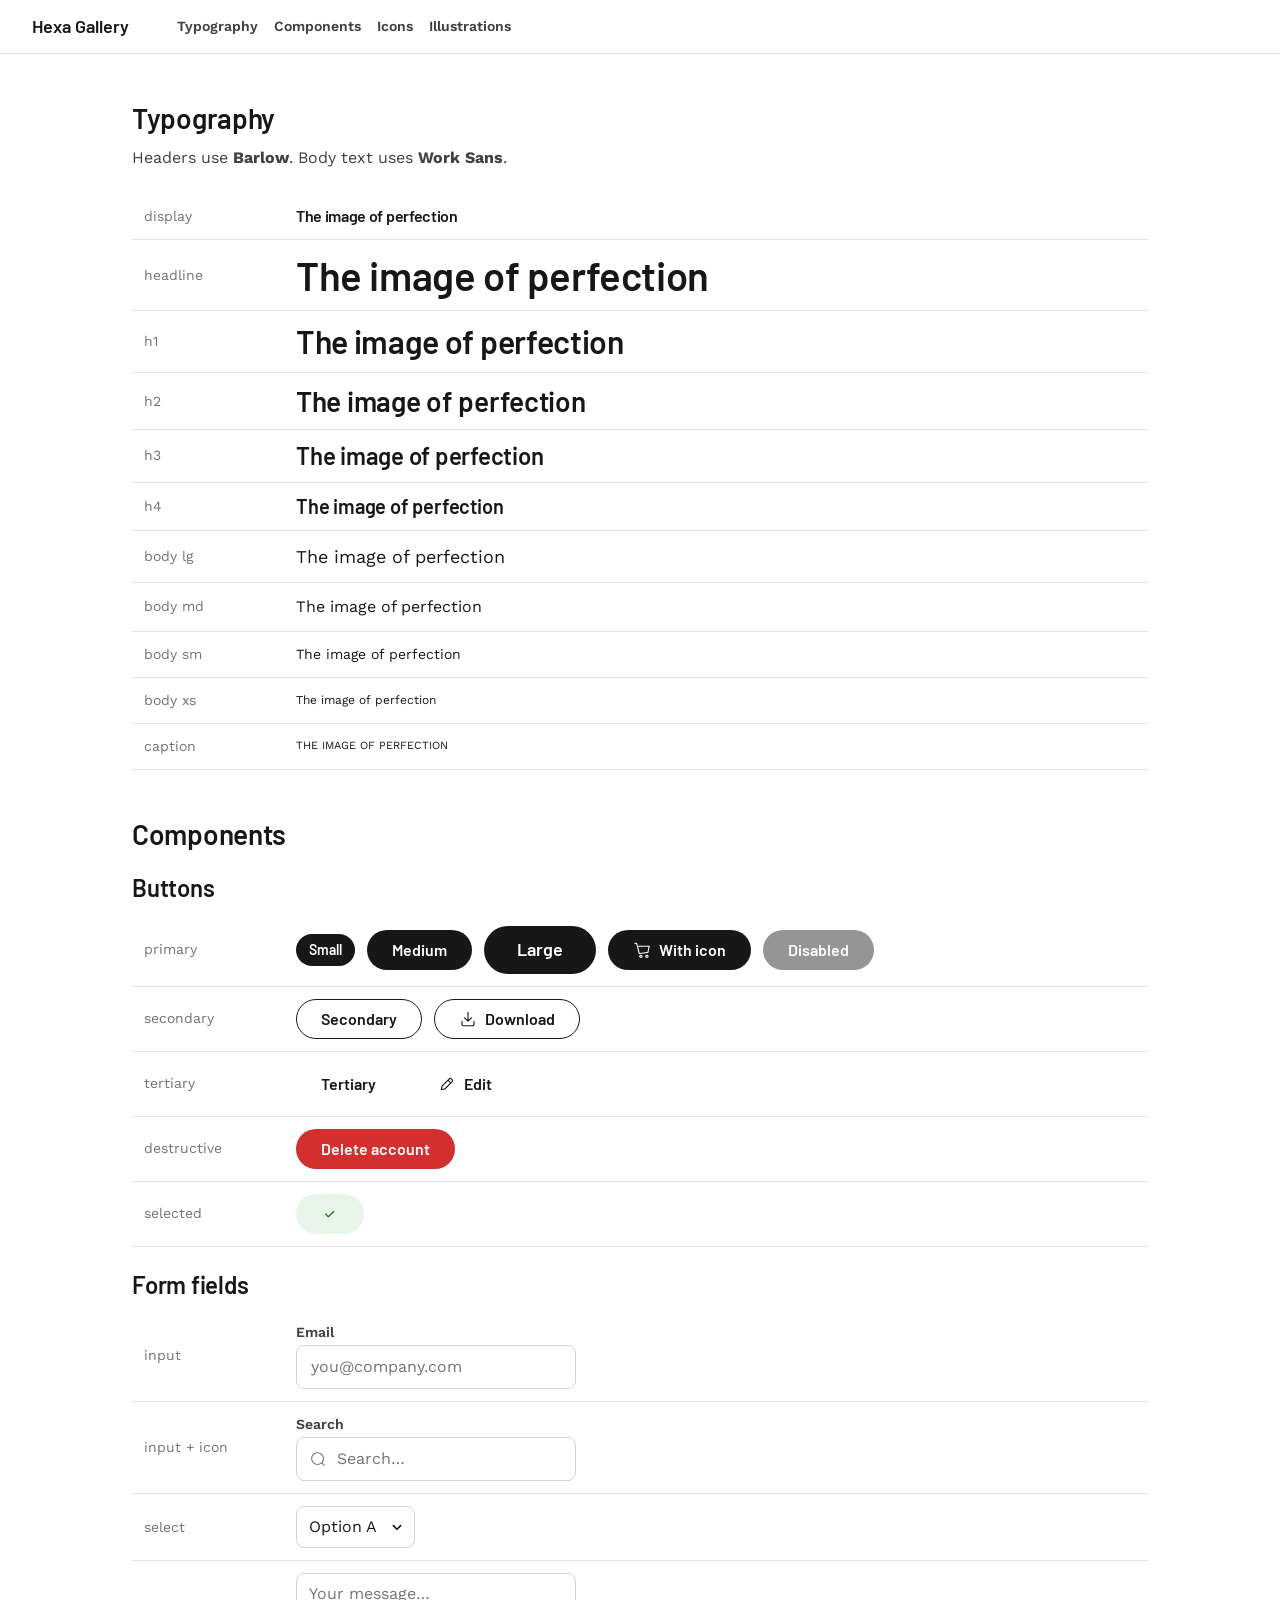
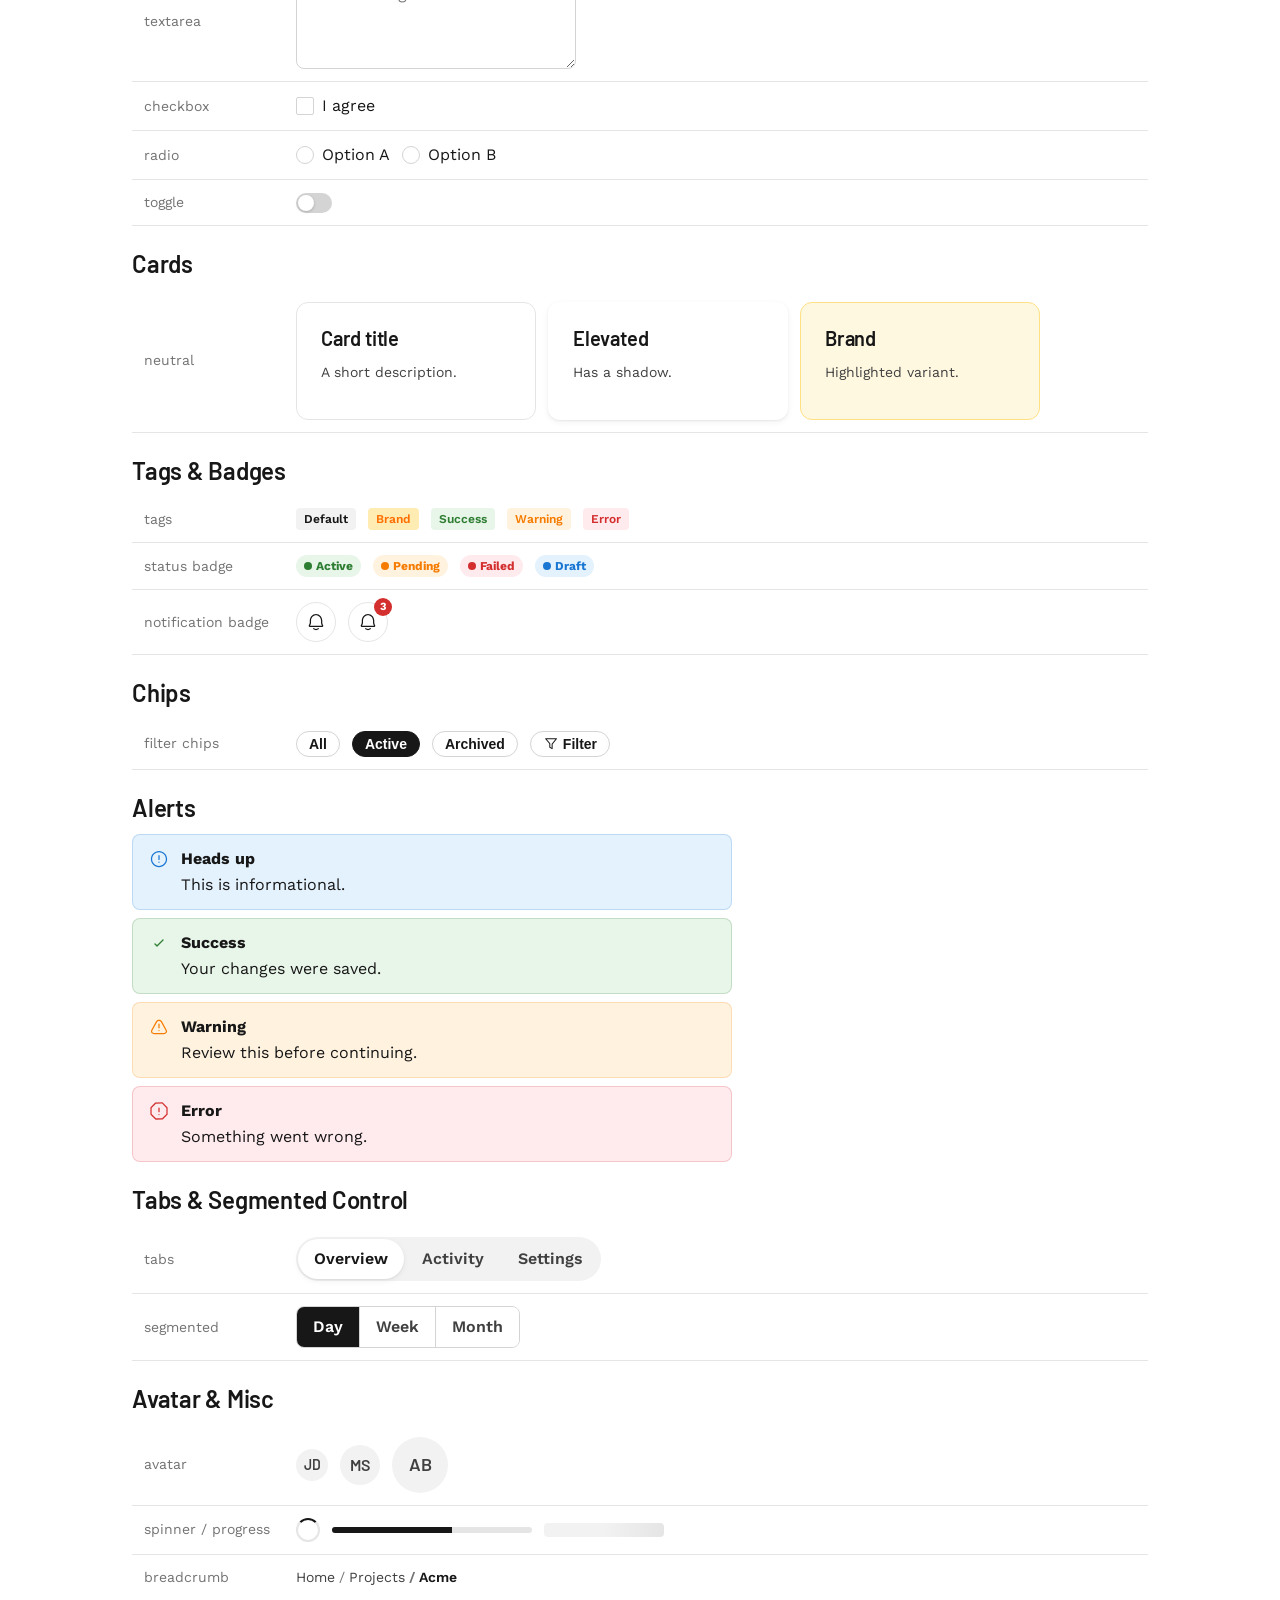
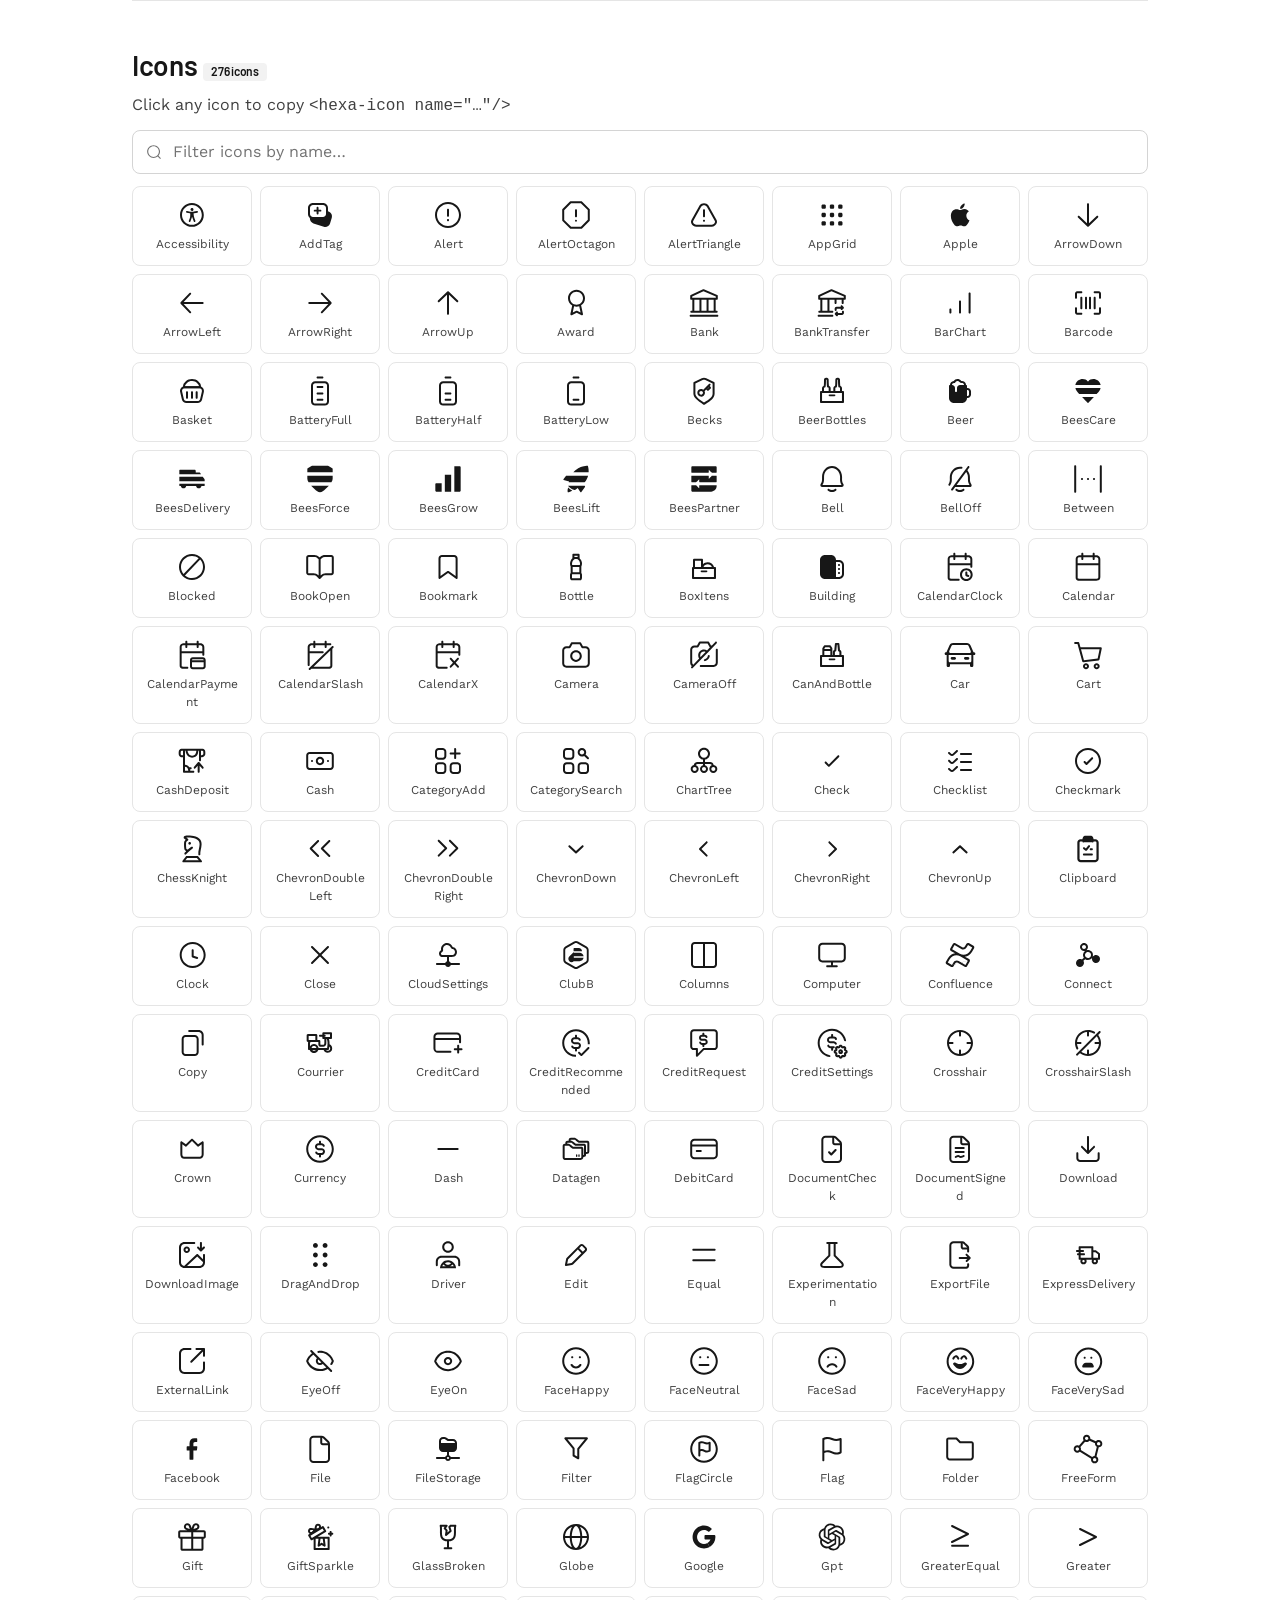
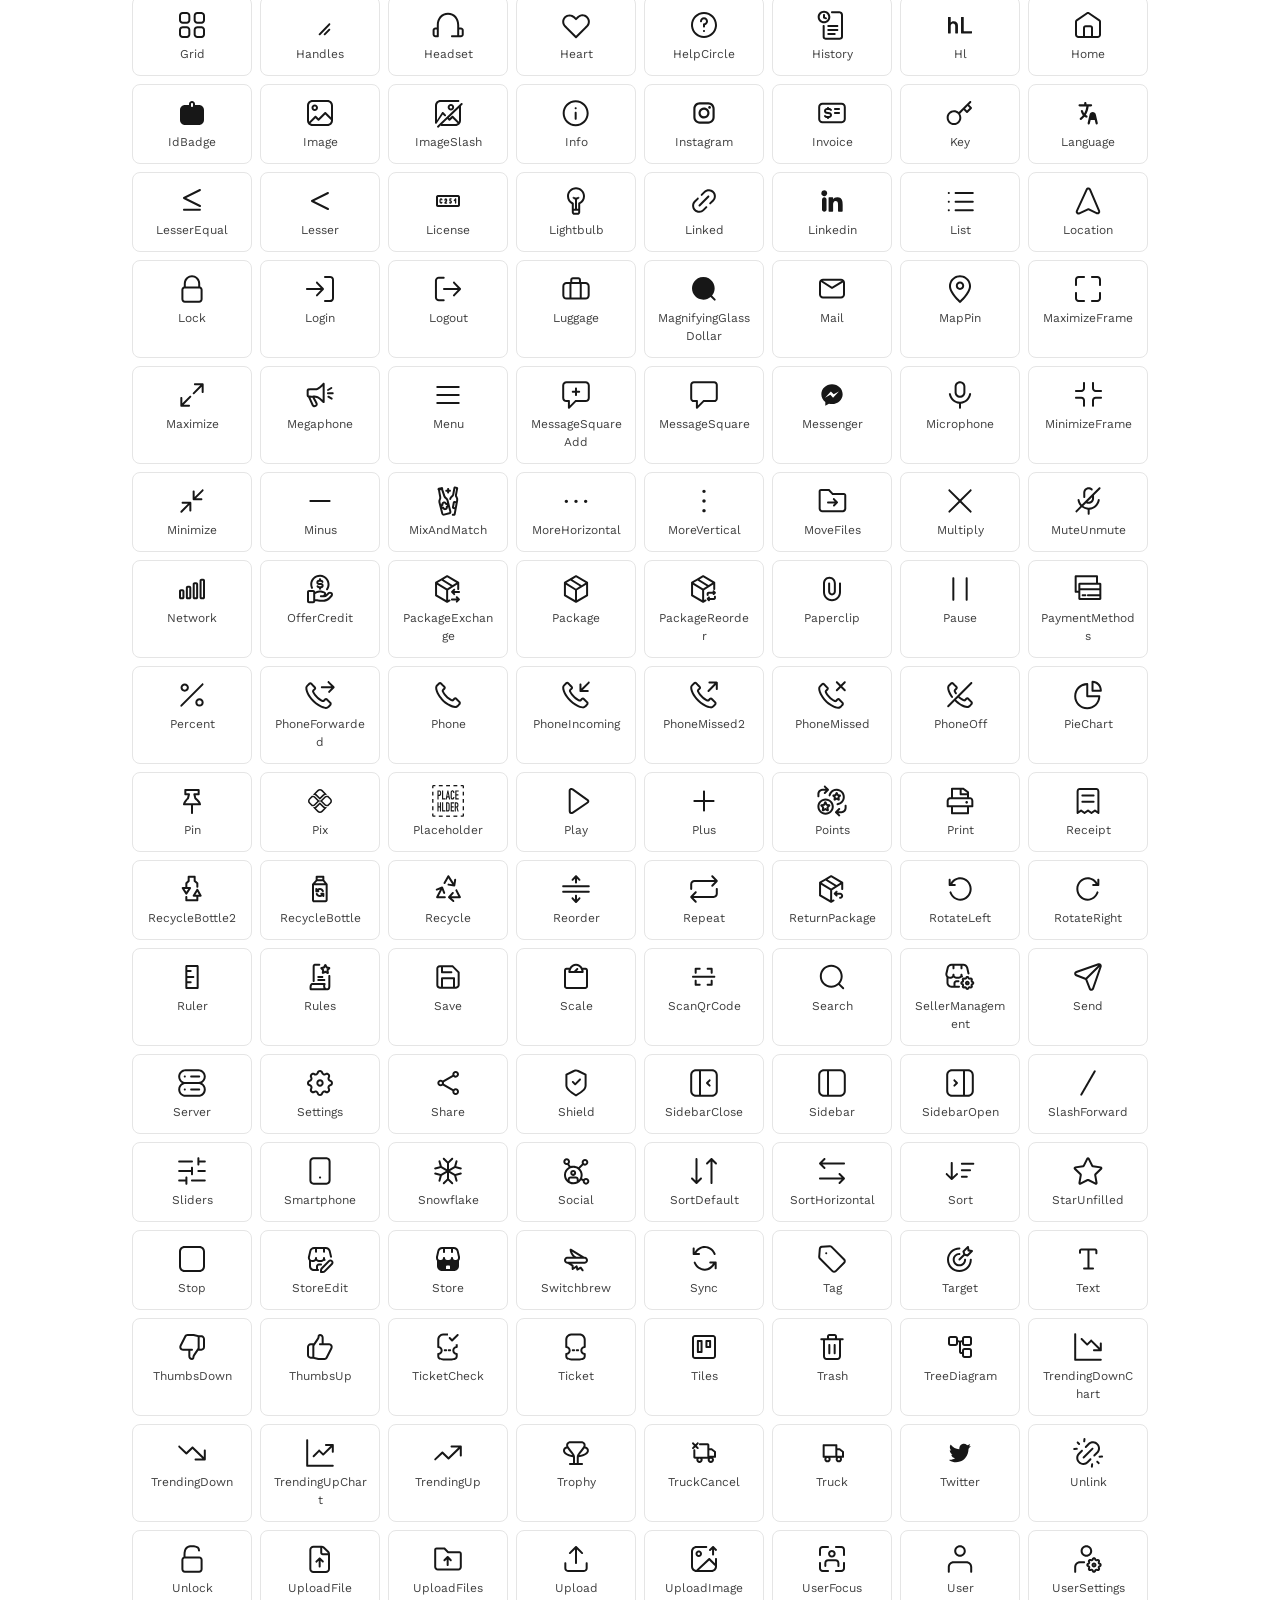
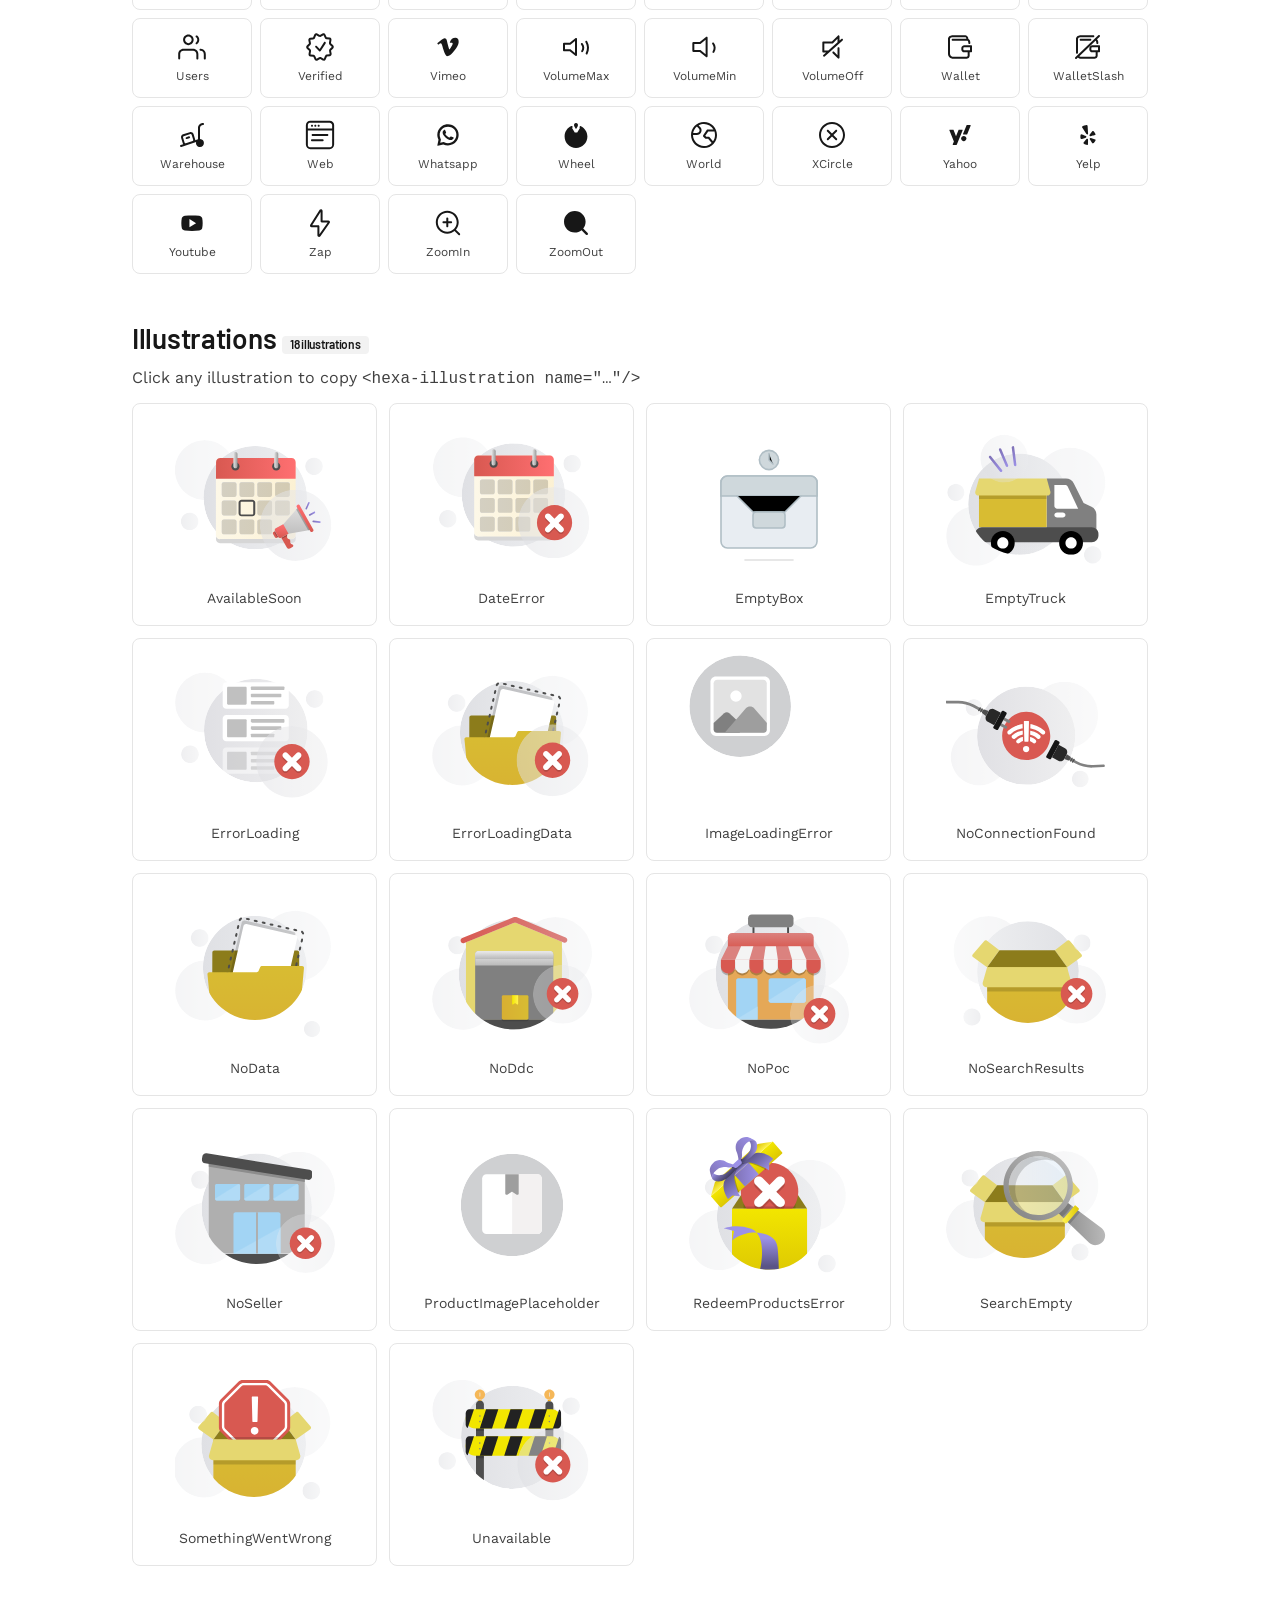
<file: edi-central-tracking-ops-tool/_shared/gallery.html>
<!doctype html>
<html lang="en">
<head>
  <meta charset="utf-8" />
  <meta name="viewport" content="width=device-width,initial-scale=1" />
  <title>Hexa Gallery</title>
  <link rel="stylesheet" href="hexa-tokens.css" />
  <link rel="stylesheet" href="hexa-components.css" />
  <script src="hexa.js" defer></script>
  <style>
    .gal-section { margin-bottom: var(--hexa-space-3xl); }
    .gal-icons { display: grid; grid-template-columns: repeat(auto-fill, minmax(120px, 1fr)); gap: var(--hexa-space-sm); }
    .gal-icon-cell { display: flex; flex-direction: column; align-items: center; gap: var(--hexa-space-xs); padding: var(--hexa-space-md); border: 1px solid var(--hexa-border-default); border-radius: var(--hexa-radius-md); background: var(--hexa-surface-primary); cursor: pointer; transition: all var(--hexa-duration-fast) var(--hexa-easing); text-align: center; }
    .gal-icon-cell:hover { border-color: var(--hexa-neutral-900); transform: translateY(-2px); box-shadow: var(--hexa-elevation-neutral); }
    .gal-icon-cell hexa-icon { width: 32px; height: 32px; }
    .gal-icon-cell .gal-icon-name { font-size: var(--hexa-text-body-xs-size); color: var(--hexa-fg-neutral-secondary); word-break: break-word; }
    .gal-ills { display: grid; grid-template-columns: repeat(auto-fill, minmax(220px, 1fr)); gap: var(--hexa-space-md); }
    .gal-ill-cell { display: flex; flex-direction: column; align-items: center; gap: var(--hexa-space-sm); padding: var(--hexa-space-lg); border: 1px solid var(--hexa-border-default); border-radius: var(--hexa-radius-md); background: var(--hexa-surface-primary); }
    .gal-ill-cell hexa-illustration { width: 160px; height: 160px; }
    .gal-search { display:flex; gap: var(--hexa-space-sm); margin-bottom: var(--hexa-space-md); }
    .gal-search input { flex: 1; }
    .gal-comp-row { display: flex; flex-wrap: wrap; gap: var(--hexa-space-md); align-items: center; padding: var(--hexa-space-md); border-bottom: 1px solid var(--hexa-border-default); }
    .gal-comp-label { width: 140px; color: var(--hexa-fg-neutral-tertiary); font-size: var(--hexa-text-body-sm-size); }
    .toast { position: fixed; bottom: 24px; left: 50%; transform: translateX(-50%); background: var(--hexa-surface-inverse); color: var(--hexa-fg-on-inverse); padding: var(--hexa-space-sm) var(--hexa-space-lg); border-radius: var(--hexa-radius-md); opacity: 0; transition: opacity .2s; pointer-events: none; }
    .toast.show { opacity: 1; }
  </style>
</head>
<body>
  <header class="hexa-topbar">
    <a class="hexa-brand" href="../">Hexa Gallery</a>
    <nav>
      <a href="#typography">Typography</a>
      <a href="#components">Components</a>
      <a href="#icons">Icons</a>
      <a href="#illustrations">Illustrations</a>
    </nav>
  </header>

  <main class="hexa-screen">

    <section id="typography" class="gal-section">
      <h2 class="mb-md">Typography</h2>
      <p class="text-body-md text-fg-neutral-secondary mb-xl">Headers use <strong>Barlow</strong>. Body text uses <strong>Work Sans</strong>.</p>
      <div class="gal-comp-row"><span class="gal-comp-label">display</span><span class="hexa-display">The image of perfection</span></div>
      <div class="gal-comp-row"><span class="gal-comp-label">headline</span><span class="hexa-headline">The image of perfection</span></div>
      <div class="gal-comp-row"><span class="gal-comp-label">h1</span><h1>The image of perfection</h1></div>
      <div class="gal-comp-row"><span class="gal-comp-label">h2</span><h2>The image of perfection</h2></div>
      <div class="gal-comp-row"><span class="gal-comp-label">h3</span><h3>The image of perfection</h3></div>
      <div class="gal-comp-row"><span class="gal-comp-label">h4</span><h4>The image of perfection</h4></div>
      <div class="gal-comp-row"><span class="gal-comp-label">body lg</span><span class="text-body-lg">The image of perfection</span></div>
      <div class="gal-comp-row"><span class="gal-comp-label">body md</span><span class="text-body-md">The image of perfection</span></div>
      <div class="gal-comp-row"><span class="gal-comp-label">body sm</span><span class="text-body-sm">The image of perfection</span></div>
      <div class="gal-comp-row"><span class="gal-comp-label">body xs</span><span class="text-body-xs">The image of perfection</span></div>
      <div class="gal-comp-row"><span class="gal-comp-label">caption</span><span class="text-caption">THE IMAGE OF PERFECTION</span></div>
    </section>

    <section id="components" class="gal-section">
      <h2 class="mb-md">Components</h2>

      <h3 class="mt-xl mb-md">Buttons</h3>
      <div class="gal-comp-row"><span class="gal-comp-label">primary</span>
        <button class="hexa-btn hexa-btn--primary hexa-btn--sm">Small</button>
        <button class="hexa-btn hexa-btn--primary hexa-btn--md">Medium</button>
        <button class="hexa-btn hexa-btn--primary hexa-btn--lg">Large</button>
        <button class="hexa-btn hexa-btn--primary"><hexa-icon name="CartIcon"></hexa-icon> With icon</button>
        <button class="hexa-btn hexa-btn--primary" disabled>Disabled</button>
      </div>
      <div class="gal-comp-row"><span class="gal-comp-label">secondary</span>
        <button class="hexa-btn hexa-btn--secondary">Secondary</button>
        <button class="hexa-btn hexa-btn--secondary"><hexa-icon name="DownloadIcon"></hexa-icon> Download</button>
      </div>
      <div class="gal-comp-row"><span class="gal-comp-label">tertiary</span>
        <button class="hexa-btn hexa-btn--tertiary">Tertiary</button>
        <button class="hexa-btn hexa-btn--tertiary"><hexa-icon name="EditIcon"></hexa-icon> Edit</button>
      </div>
      <div class="gal-comp-row"><span class="gal-comp-label">destructive</span>
        <button class="hexa-btn hexa-btn--destructive">Delete account</button>
      </div>
      <div class="gal-comp-row"><span class="gal-comp-label">selected</span>
        <button class="hexa-btn hexa-btn--primary hexa-btn--selected"></button>
      </div>

      <h3 class="mt-xl mb-md">Form fields</h3>
      <div class="gal-comp-row"><span class="gal-comp-label">input</span>
        <label class="hexa-field" style="width:280px"><span class="hexa-label">Email</span><span class="hexa-input-wrap"><input class="hexa-input" placeholder="you@company.com"/></span></label>
      </div>
      <div class="gal-comp-row"><span class="gal-comp-label">input + icon</span>
        <label class="hexa-field" style="width:280px"><span class="hexa-label">Search</span><span class="hexa-input-wrap"><hexa-icon name="SearchIcon"></hexa-icon><input class="hexa-input" placeholder="Search…"/></span></label>
      </div>
      <div class="gal-comp-row"><span class="gal-comp-label">select</span>
        <select class="hexa-select"><option>Option A</option><option>Option B</option></select>
      </div>
      <div class="gal-comp-row"><span class="gal-comp-label">textarea</span>
        <textarea class="hexa-textarea" placeholder="Your message…" style="width:280px"></textarea>
      </div>
      <div class="gal-comp-row"><span class="gal-comp-label">checkbox</span>
        <label class="hexa-check"><input type="checkbox"/> I agree</label>
      </div>
      <div class="gal-comp-row"><span class="gal-comp-label">radio</span>
        <label class="hexa-radio"><input type="radio" name="r"/> Option A</label>
        <label class="hexa-radio"><input type="radio" name="r"/> Option B</label>
      </div>
      <div class="gal-comp-row"><span class="gal-comp-label">toggle</span>
        <label class="hexa-toggle"><input type="checkbox"/></label>
      </div>

      <h3 class="mt-xl mb-md">Cards</h3>
      <div class="gal-comp-row"><span class="gal-comp-label">neutral</span>
        <article class="hexa-card" style="width:240px"><h4>Card title</h4><p class="text-body-sm text-fg-neutral-secondary">A short description.</p></article>
        <article class="hexa-card hexa-card--elevation" style="width:240px"><h4>Elevated</h4><p class="text-body-sm text-fg-neutral-secondary">Has a shadow.</p></article>
        <article class="hexa-card hexa-card--brand" style="width:240px"><h4>Brand</h4><p class="text-body-sm text-fg-neutral-secondary">Highlighted variant.</p></article>
      </div>

      <h3 class="mt-xl mb-md">Tags &amp; Badges</h3>
      <div class="gal-comp-row"><span class="gal-comp-label">tags</span>
        <span class="hexa-tag">Default</span>
        <span class="hexa-tag hexa-tag--brand">Brand</span>
        <span class="hexa-tag hexa-tag--success">Success</span>
        <span class="hexa-tag hexa-tag--warning">Warning</span>
        <span class="hexa-tag hexa-tag--error">Error</span>
      </div>
      <div class="gal-comp-row"><span class="gal-comp-label">status badge</span>
        <span class="hexa-status-badge hexa-status-badge--success">Active</span>
        <span class="hexa-status-badge hexa-status-badge--warning">Pending</span>
        <span class="hexa-status-badge hexa-status-badge--error">Failed</span>
        <span class="hexa-status-badge hexa-status-badge--info">Draft</span>
      </div>
      <div class="gal-comp-row"><span class="gal-comp-label">notification badge</span>
        <button class="hexa-icon-btn"><hexa-icon name="BellIcon"></hexa-icon></button>
        <span style="position:relative"><button class="hexa-icon-btn"><hexa-icon name="BellIcon"></hexa-icon></button><span class="hexa-badge" style="position:absolute;top:-4px;right:-4px">3</span></span>
      </div>

      <h3 class="mt-xl mb-md">Chips</h3>
      <div class="gal-comp-row"><span class="gal-comp-label">filter chips</span>
        <button class="hexa-chip">All</button>
        <button class="hexa-chip" aria-pressed="true">Active</button>
        <button class="hexa-chip">Archived</button>
        <button class="hexa-chip"><hexa-icon name="FilterIcon"></hexa-icon> Filter</button>
      </div>

      <h3 class="mt-xl mb-md">Alerts</h3>
      <div class="flex flex-col gap-sm" style="max-width:600px">
        <div class="hexa-alert hexa-alert--info"><hexa-icon name="AlertIcon"></hexa-icon><div class="hexa-alert-body"><div class="hexa-alert-title">Heads up</div>This is informational.</div></div>
        <div class="hexa-alert hexa-alert--success"><hexa-icon name="CheckIcon"></hexa-icon><div class="hexa-alert-body"><div class="hexa-alert-title">Success</div>Your changes were saved.</div></div>
        <div class="hexa-alert hexa-alert--warning"><hexa-icon name="AlertTriangleIcon"></hexa-icon><div class="hexa-alert-body"><div class="hexa-alert-title">Warning</div>Review this before continuing.</div></div>
        <div class="hexa-alert hexa-alert--error"><hexa-icon name="AlertOctagonIcon"></hexa-icon><div class="hexa-alert-body"><div class="hexa-alert-title">Error</div>Something went wrong.</div></div>
      </div>

      <h3 class="mt-xl mb-md">Tabs &amp; Segmented Control</h3>
      <div class="gal-comp-row"><span class="gal-comp-label">tabs</span>
        <div class="hexa-tabs"><button class="hexa-tab" aria-selected="true">Overview</button><button class="hexa-tab">Activity</button><button class="hexa-tab">Settings</button></div>
      </div>
      <div class="gal-comp-row"><span class="gal-comp-label">segmented</span>
        <div class="hexa-segments"><button aria-pressed="true">Day</button><button>Week</button><button>Month</button></div>
      </div>

      <h3 class="mt-xl mb-md">Avatar &amp; Misc</h3>
      <div class="gal-comp-row"><span class="gal-comp-label">avatar</span>
        <span class="hexa-avatar hexa-avatar--sm">JD</span>
        <span class="hexa-avatar">MS</span>
        <span class="hexa-avatar hexa-avatar--lg">AB</span>
      </div>
      <div class="gal-comp-row"><span class="gal-comp-label">spinner / progress</span>
        <span class="hexa-spinner"></span>
        <div class="hexa-progress" style="width:200px"><span style="width:60%"></span></div>
        <div class="hexa-skeleton" style="width:120px;height:14px"></div>
      </div>
      <div class="gal-comp-row"><span class="gal-comp-label">breadcrumb</span>
        <ul class="hexa-breadcrumb"><li><a href="#">Home</a></li><li><a href="#">Projects</a></li><li aria-current="page">Acme</li></ul>
      </div>
    </section>

    <section id="icons" class="gal-section">
      <h2 class="mb-md">Icons <span class="hexa-tag" id="iconCount">…</span></h2>
      <p class="text-body-md text-fg-neutral-secondary mb-md">Click any icon to copy <code>&lt;hexa-icon name="…"/&gt;</code></p>
      <div class="gal-search">
        <span class="hexa-input-wrap" style="flex:1"><hexa-icon name="SearchIcon"></hexa-icon><input class="hexa-input" id="iconSearch" placeholder="Filter icons by name…"/></span>
      </div>
      <div class="gal-icons" id="iconGrid"></div>
    </section>

    <section id="illustrations" class="gal-section">
      <h2 class="mb-md">Illustrations <span class="hexa-tag" id="illCount">…</span></h2>
      <p class="text-body-md text-fg-neutral-secondary mb-md">Click any illustration to copy <code>&lt;hexa-illustration name="…"/&gt;</code></p>
      <div class="gal-ills" id="illGrid"></div>
    </section>

  </main>

  <div class="toast" id="toast"></div>

  <script>
    function toast(msg) {
      const t = document.getElementById('toast');
      t.textContent = msg;
      t.classList.add('show');
      setTimeout(() => t.classList.remove('show'), 1500);
    }
    function copy(text) { navigator.clipboard.writeText(text); toast('Copied: ' + text); }

    fetch('icons.json').then(r => r.json()).then(icons => {
      const names = Object.keys(icons).sort();
      document.getElementById('iconCount').textContent = names.length + ' icons';
      const grid = document.getElementById('iconGrid');
      function render(filter) {
        const f = (filter || '').toLowerCase();
        grid.innerHTML = names.filter(n => !f || n.toLowerCase().includes(f)).map(n => `
          <div class="gal-icon-cell" onclick='copy(&apos;<hexa-icon name="${n}"></hexa-icon>&apos;)'>
            <hexa-icon name="${n}"></hexa-icon>
            <span class="gal-icon-name">${n.replace(/Icon$/, '')}</span>
          </div>`).join('');
      }
      render('');
      document.getElementById('iconSearch').addEventListener('input', (e) => render(e.target.value));
    });

    fetch('illustrations.json').then(r => r.json()).then(ills => {
      const names = Object.keys(ills).sort();
      document.getElementById('illCount').textContent = names.length + ' illustrations';
      document.getElementById('illGrid').innerHTML = names.map(n => `
        <div class="gal-ill-cell" onclick='copy(&apos;<hexa-illustration name="${n}"></hexa-illustration>&apos;)'>
          <hexa-illustration name="${n}"></hexa-illustration>
          <span class="text-body-sm text-fg-neutral-secondary">${n}</span>
        </div>`).join('');
    });
  </script>
</body>
</html>
</file>
<file: edi-central-tracking-ops-tool/_shared/hexa-components.css>
/**
 * Hexa Design System — component port
 * Visuals match the live Storybook (Bees Yellow theme).
 */

/* ===================================================================
 * BUTTON
 * Variants: primary | secondary | tertiary | destructive
 * Sizes: sm | md | lg
 * States: default | selected | disabled | loading
 * Modifiers: float (shadow), with leading/trailing icon
 * =================================================================== */
.hexa-btn {
  --btn-bg: var(--hexa-neutral-900);
  --btn-fg: var(--hexa-neutral-0);
  --btn-bd: transparent;
  --btn-px: var(--hexa-space-xl);
  --btn-py: var(--hexa-space-sm);
  --btn-fs: var(--hexa-text-body-md-size);
  --btn-min-h: 40px;

  display: inline-flex;
  align-items: center;
  justify-content: center;
  gap: var(--hexa-space-sm);
  font-family: var(--hexa-font-header);
  font-weight: 700;
  font-size: var(--btn-fs);
  line-height: 1.1;
  padding: var(--btn-py) var(--btn-px);
  min-height: var(--btn-min-h);
  background: var(--btn-bg);
  color: var(--btn-fg);
  border: 1px solid var(--btn-bd);
  border-radius: var(--hexa-radius-pill);
  cursor: pointer;
  transition: background-color var(--hexa-duration-fast) var(--hexa-easing), color var(--hexa-duration-fast) var(--hexa-easing), border-color var(--hexa-duration-fast) var(--hexa-easing), box-shadow var(--hexa-duration-fast) var(--hexa-easing), transform var(--hexa-duration-fast) var(--hexa-easing);
  user-select: none;
  white-space: nowrap;
  text-decoration: none;
}
.hexa-btn:active { transform: translateY(1px); }
.hexa-btn:focus-visible { outline-offset: 3px; }

/* Sizes */
.hexa-btn--sm  { --btn-px: var(--hexa-space-md); --btn-py: var(--hexa-space-xs); --btn-fs: var(--hexa-text-body-sm-size); --btn-min-h: 32px; }
.hexa-btn--md  { --btn-px: var(--hexa-space-xl); --btn-py: var(--hexa-space-sm); --btn-fs: var(--hexa-text-body-md-size); --btn-min-h: 40px; }
.hexa-btn--lg  { --btn-px: var(--hexa-space-2xl); --btn-py: var(--hexa-space-md); --btn-fs: var(--hexa-text-body-lg-size); --btn-min-h: 48px; }

/* Variant: primary (default) — solid black */
.hexa-btn--primary { --btn-bg: var(--hexa-neutral-900); --btn-fg: var(--hexa-neutral-0); }
.hexa-btn--primary:hover:not(:disabled):not(.is-disabled) { --btn-bg: var(--hexa-neutral-800); }

/* Variant: secondary — outline */
.hexa-btn--secondary { --btn-bg: var(--hexa-surface-primary); --btn-fg: var(--hexa-fg-neutral-primary); --btn-bd: var(--hexa-neutral-900); }
.hexa-btn--secondary:hover:not(:disabled):not(.is-disabled) { --btn-bg: var(--hexa-neutral-100); }

/* Variant: tertiary — ghost */
.hexa-btn--tertiary { --btn-bg: transparent; --btn-fg: var(--hexa-fg-neutral-primary); --btn-bd: transparent; }
.hexa-btn--tertiary:hover:not(:disabled):not(.is-disabled) { --btn-bg: var(--hexa-surface-secondary); }

/* Variant: destructive */
.hexa-btn--destructive { --btn-bg: var(--hexa-status-error); --btn-fg: var(--hexa-neutral-0); }
.hexa-btn--destructive:hover:not(:disabled):not(.is-disabled) { --btn-bg: #B71C1C; }

/* States */
.hexa-btn:disabled, .hexa-btn.is-disabled {
  cursor: not-allowed;
  opacity: 0.45;
  pointer-events: none;
}
.hexa-btn--selected, .hexa-btn[aria-pressed="true"] {
  background: var(--hexa-status-success-bg);
  color: var(--hexa-status-success);
  border-color: transparent;
}
.hexa-btn--selected::before {
  content: "";
  width: 18px; height: 18px;
  background: currentColor;
  -webkit-mask: url("data:image/svg+xml;utf8,<svg xmlns='http://www.w3.org/2000/svg' viewBox='0 0 24 24'><path d='M16.3 7.8a1 1 0 011.4 1.4l-7.2 7.2a1 1 0 01-1.4 0L5.3 12.6a1 1 0 011.4-1.4l3.1 3.1 6.5-6.5z' fill='currentColor'/></svg>") center/contain no-repeat;
  mask: url("data:image/svg+xml;utf8,<svg xmlns='http://www.w3.org/2000/svg' viewBox='0 0 24 24'><path d='M16.3 7.8a1 1 0 011.4 1.4l-7.2 7.2a1 1 0 01-1.4 0L5.3 12.6a1 1 0 011.4-1.4l3.1 3.1 6.5-6.5z' fill='currentColor'/></svg>") center/contain no-repeat;
}
.hexa-btn--loading { color: transparent !important; pointer-events: none; }
.hexa-btn--loading::after {
  content: "";
  position: absolute;
  width: 6px; height: 6px;
  border-radius: 50%;
  background: currentColor;
  color: var(--btn-fg);
  box-shadow: -10px 0 0 currentColor, 10px 0 0 currentColor;
  animation: hexa-btn-pulse 1s ease-in-out infinite;
}
.hexa-btn { position: relative; }
@keyframes hexa-btn-pulse {
  0%, 100% { opacity: .35; }
  50%      { opacity: 1; }
}

/* Float modifier */
.hexa-btn--float { box-shadow: var(--hexa-elevation-neutral-strong); }

/* Icon + Illustration custom elements get sensible defaults */
hexa-icon, .hexa-icon {
  display: inline-block;
  width: 20px;
  height: 20px;
  flex-shrink: 0;
  vertical-align: middle;
  line-height: 0;
}
hexa-icon > svg, .hexa-icon > svg { display: block; width: 100%; height: 100%; }

hexa-illustration, .hexa-illustration {
  display: inline-block;
  width: 200px;
  height: 200px;
  line-height: 0;
}
hexa-illustration > svg, .hexa-illustration > svg { display: block; width: 100%; height: 100%; }

/* Icons inside buttons follow the button size */
.hexa-btn hexa-icon, .hexa-btn .hexa-icon { width: 18px; height: 18px; }
.hexa-btn--sm hexa-icon, .hexa-btn--sm .hexa-icon { width: 16px; height: 16px; }
.hexa-btn--lg hexa-icon, .hexa-btn--lg .hexa-icon { width: 20px; height: 20px; }
.hexa-icon-btn hexa-icon, .hexa-icon-btn .hexa-icon { width: 20px; height: 20px; }
.hexa-icon-btn--sm hexa-icon, .hexa-icon-btn--sm .hexa-icon { width: 16px; height: 16px; }
.hexa-input-wrap hexa-icon, .hexa-input-wrap .hexa-icon { width: 18px; height: 18px; color: var(--hexa-fg-neutral-tertiary); }
.hexa-alert hexa-icon, .hexa-alert .hexa-icon { width: 20px; height: 20px; flex-shrink: 0; margin-top: 2px; }
.hexa-tab hexa-icon, .hexa-tab .hexa-icon, .hexa-chip hexa-icon, .hexa-chip .hexa-icon { width: 16px; height: 16px; }

/* ===================================================================
 * TEXT BUTTON — link-style action
 * =================================================================== */
.hexa-text-btn {
  background: none;
  border: none;
  color: var(--hexa-fg-neutral-primary);
  font-family: var(--hexa-font-body);
  font-weight: 600;
  cursor: pointer;
  padding: var(--hexa-space-2xs) var(--hexa-space-xs);
  text-decoration: underline;
  text-underline-offset: 3px;
}
.hexa-text-btn:hover { color: var(--hexa-brand-700); }

/* ===================================================================
 * ICON BUTTON — square/round trigger
 * =================================================================== */
.hexa-icon-btn {
  display: inline-flex;
  align-items: center;
  justify-content: center;
  width: 40px; height: 40px;
  border-radius: var(--hexa-radius-pill);
  background: var(--hexa-surface-primary);
  color: var(--hexa-fg-neutral-primary);
  border: 1px solid var(--hexa-border-default);
  cursor: pointer;
  transition: background-color var(--hexa-duration-fast) var(--hexa-easing);
}
.hexa-icon-btn:hover { background: var(--hexa-surface-secondary); }
.hexa-icon-btn .hexa-icon { width: 20px; height: 20px; }
.hexa-icon-btn--sm { width: 32px; height: 32px; }
.hexa-icon-btn--sm .hexa-icon { width: 16px; height: 16px; }

/* ===================================================================
 * INPUT
 * Variants: default | password | monetary | search
 * =================================================================== */
.hexa-field { display: flex; flex-direction: column; gap: var(--hexa-space-2xs); }
.hexa-label {
  font-family: var(--hexa-font-body);
  font-size: var(--hexa-text-body-sm-size);
  font-weight: 600;
  color: var(--hexa-fg-neutral-secondary);
}
.hexa-input-wrap {
  display: flex;
  align-items: center;
  gap: var(--hexa-space-sm);
  background: var(--hexa-surface-primary);
  border: 1px solid var(--hexa-border-input);
  border-radius: var(--hexa-radius-md);
  padding: var(--hexa-space-sm) var(--hexa-space-md);
  transition: border-color var(--hexa-duration-fast) var(--hexa-easing), box-shadow var(--hexa-duration-fast) var(--hexa-easing);
}
.hexa-input-wrap:focus-within {
  border-color: var(--hexa-neutral-900);
  box-shadow: 0 0 0 3px rgba(0, 0, 0, 0.06);
}
.hexa-input-wrap.is-error {
  border-color: var(--hexa-status-error);
  box-shadow: 0 0 0 3px rgba(211, 47, 47, 0.10);
}
.hexa-input-wrap.is-disabled {
  background: var(--hexa-surface-secondary);
  opacity: 0.7;
  pointer-events: none;
}
.hexa-input {
  flex: 1;
  border: none;
  outline: none;
  background: transparent;
  font: inherit;
  color: var(--hexa-fg-neutral-primary);
  min-width: 0;
}
.hexa-input::placeholder { color: var(--hexa-fg-neutral-tertiary); }
.hexa-input-prefix, .hexa-input-suffix {
  color: var(--hexa-fg-neutral-tertiary);
  font-weight: 600;
  display: inline-flex;
  align-items: center;
}
.hexa-helper {
  font-size: var(--hexa-text-body-xs-size);
  color: var(--hexa-fg-neutral-tertiary);
}
.hexa-helper.is-error { color: var(--hexa-status-error); }

/* ===================================================================
 * TEXTAREA
 * =================================================================== */
.hexa-textarea {
  width: 100%;
  min-height: 96px;
  resize: vertical;
  font: inherit;
  color: var(--hexa-fg-neutral-primary);
  background: var(--hexa-surface-primary);
  border: 1px solid var(--hexa-border-input);
  border-radius: var(--hexa-radius-md);
  padding: var(--hexa-space-sm) var(--hexa-space-md);
}
.hexa-textarea:focus { outline: none; border-color: var(--hexa-neutral-900); box-shadow: 0 0 0 3px rgba(0, 0, 0, 0.06); }

/* ===================================================================
 * SELECT (dropdown)
 * =================================================================== */
.hexa-select {
  appearance: none;
  -webkit-appearance: none;
  background:
    url("data:image/svg+xml;utf8,<svg xmlns='http://www.w3.org/2000/svg' viewBox='0 0 24 24'><path d='M7 10l5 5 5-5' fill='none' stroke='currentColor' stroke-width='2' stroke-linecap='round' stroke-linejoin='round'/></svg>")
    right var(--hexa-space-sm) center / 18px no-repeat,
    var(--hexa-surface-primary);
  border: 1px solid var(--hexa-border-input);
  border-radius: var(--hexa-radius-md);
  padding: var(--hexa-space-sm) calc(var(--hexa-space-md) + 24px) var(--hexa-space-sm) var(--hexa-space-md);
  font: inherit;
  color: var(--hexa-fg-neutral-primary);
}
.hexa-select:focus { outline: none; border-color: var(--hexa-neutral-900); box-shadow: 0 0 0 3px rgba(0, 0, 0, 0.06); }

/* ===================================================================
 * CARD
 * Color: neutral | brand | success | warning | error
 * Intensity: clear | weak | medium
 * Elevation: optional shadow (only with neutral + clear)
 * =================================================================== */
.hexa-card {
  background: var(--hexa-surface-primary);
  border: 1px solid var(--hexa-border-default);
  border-radius: var(--hexa-radius-lg);
  padding: var(--hexa-space-xl);
  display: flex;
  flex-direction: column;
  gap: var(--hexa-space-md);
}
.hexa-card--elevation { box-shadow: var(--hexa-elevation-neutral); border-color: transparent; }
.hexa-card--brand    { background: var(--hexa-brand-50);  border-color: var(--hexa-brand-200); }
.hexa-card--success  { background: var(--hexa-status-success-bg);  border-color: rgba(45,125,50,0.20); }
.hexa-card--warning  { background: var(--hexa-status-warning-bg);  border-color: rgba(245,124,0,0.20); }
.hexa-card--error    { background: var(--hexa-status-error-bg);    border-color: rgba(211,47,47,0.20); }
.hexa-card--clickable { cursor: pointer; transition: transform var(--hexa-duration-fast) var(--hexa-easing), box-shadow var(--hexa-duration-fast) var(--hexa-easing); }
.hexa-card--clickable:hover { transform: translateY(-2px); box-shadow: var(--hexa-elevation-neutral-strong); }

/* ===================================================================
 * ALERT — contextual notification
 * Variant: info | success | warning | error
 * =================================================================== */
.hexa-alert {
  display: flex;
  gap: var(--hexa-space-md);
  padding: var(--hexa-space-md) var(--hexa-space-lg);
  border-radius: var(--hexa-radius-md);
  border: 1px solid transparent;
  align-items: flex-start;
}
.hexa-alert .hexa-icon { width: 20px; height: 20px; flex-shrink: 0; margin-top: 2px; }
.hexa-alert--info    { background: var(--hexa-status-info-bg);    color: var(--hexa-status-info);    border-color: rgba(25,118,210,0.20); }
.hexa-alert--success { background: var(--hexa-status-success-bg); color: var(--hexa-status-success); border-color: rgba(45,125,50,0.20); }
.hexa-alert--warning { background: var(--hexa-status-warning-bg); color: var(--hexa-status-warning); border-color: rgba(245,124,0,0.20); }
.hexa-alert--error   { background: var(--hexa-status-error-bg);   color: var(--hexa-status-error);   border-color: rgba(211,47,47,0.20); }
.hexa-alert-body { flex: 1; color: var(--hexa-fg-neutral-primary); }
.hexa-alert-title { font-weight: 700; margin-bottom: var(--hexa-space-2xs); }

/* ===================================================================
 * TAG — small label
 * =================================================================== */
.hexa-tag {
  display: inline-flex;
  align-items: center;
  gap: var(--hexa-space-xs);
  background: var(--hexa-surface-secondary);
  color: var(--hexa-fg-neutral-primary);
  font-size: var(--hexa-text-body-xs-size);
  font-weight: 600;
  padding: var(--hexa-space-2xs) var(--hexa-space-sm);
  border-radius: var(--hexa-radius-sm);
}
.hexa-tag--brand   { background: var(--hexa-brand-100);  color: var(--hexa-brand-900); }
.hexa-tag--success { background: var(--hexa-status-success-bg); color: var(--hexa-status-success); }
.hexa-tag--warning { background: var(--hexa-status-warning-bg); color: var(--hexa-status-warning); }
.hexa-tag--error   { background: var(--hexa-status-error-bg);   color: var(--hexa-status-error); }

/* ===================================================================
 * CHIP — interactive label/filter
 * =================================================================== */
.hexa-chip {
  display: inline-flex;
  align-items: center;
  gap: var(--hexa-space-xs);
  background: var(--hexa-surface-primary);
  color: var(--hexa-fg-neutral-primary);
  font-size: var(--hexa-text-body-sm-size);
  font-weight: 600;
  padding: var(--hexa-space-xs) var(--hexa-space-md);
  border: 1px solid var(--hexa-border-input);
  border-radius: var(--hexa-radius-pill);
  cursor: pointer;
  white-space: nowrap;
  flex-shrink: 0;
  transition: background-color var(--hexa-duration-fast) var(--hexa-easing);
}
.hexa-chip:hover { background: var(--hexa-surface-secondary); }
.hexa-chip[aria-pressed="true"] { background: var(--hexa-neutral-900); color: var(--hexa-neutral-0); border-color: var(--hexa-neutral-900); }

/* ===================================================================
 * BADGE NOTIFICATION — counter or dot
 * =================================================================== */
.hexa-badge {
  display: inline-flex;
  min-width: 18px; height: 18px;
  padding: 0 5px;
  border-radius: 9px;
  background: var(--hexa-status-error);
  color: #fff;
  font-size: 11px;
  font-weight: 700;
  align-items: center;
  justify-content: center;
}
.hexa-badge--dot { min-width: 8px; height: 8px; padding: 0; }

/* ===================================================================
 * STATUS BADGE — labeled state pill
 * =================================================================== */
.hexa-status-badge {
  display: inline-flex;
  align-items: center;
  gap: var(--hexa-space-xs);
  padding: var(--hexa-space-2xs) var(--hexa-space-sm);
  border-radius: var(--hexa-radius-pill);
  font-size: var(--hexa-text-body-xs-size);
  font-weight: 700;
  background: var(--hexa-surface-secondary);
  color: var(--hexa-fg-neutral-secondary);
}
.hexa-status-badge::before { content: ""; width: 8px; height: 8px; border-radius: 50%; background: currentColor; }
.hexa-status-badge--success { background: var(--hexa-status-success-bg); color: var(--hexa-status-success); }
.hexa-status-badge--warning { background: var(--hexa-status-warning-bg); color: var(--hexa-status-warning); }
.hexa-status-badge--error   { background: var(--hexa-status-error-bg);   color: var(--hexa-status-error); }
.hexa-status-badge--info    { background: var(--hexa-status-info-bg);    color: var(--hexa-status-info); }

/* ===================================================================
 * CHECKBOX & RADIO — accessible custom controls
 * =================================================================== */
.hexa-check, .hexa-radio {
  display: inline-flex;
  align-items: center;
  gap: var(--hexa-space-sm);
  font-family: var(--hexa-font-body);
  font-size: var(--hexa-text-body-md-size);
  cursor: pointer;
  user-select: none;
}
.hexa-check input[type="checkbox"], .hexa-radio input[type="radio"] {
  width: 18px; height: 18px;
  appearance: none; -webkit-appearance: none;
  border: 1.5px solid var(--hexa-border-input);
  background: var(--hexa-surface-primary);
  cursor: pointer;
  margin: 0;
  transition: background-color var(--hexa-duration-fast) var(--hexa-easing), border-color var(--hexa-duration-fast) var(--hexa-easing);
}
.hexa-check input[type="checkbox"] { border-radius: var(--hexa-radius-xs); }
.hexa-radio input[type="radio"] { border-radius: 50%; }
.hexa-check input[type="checkbox"]:checked, .hexa-radio input[type="radio"]:checked { background: var(--hexa-neutral-900); border-color: var(--hexa-neutral-900); }
.hexa-check input[type="checkbox"]:checked { background-image: url("data:image/svg+xml;utf8,<svg xmlns='http://www.w3.org/2000/svg' viewBox='0 0 24 24'><path d='M5 12l5 5L20 7' fill='none' stroke='white' stroke-width='3' stroke-linecap='round' stroke-linejoin='round'/></svg>"); background-size: 14px; background-position: center; background-repeat: no-repeat; }
.hexa-radio input[type="radio"]:checked { box-shadow: inset 0 0 0 4px var(--hexa-neutral-0); }

/* ===================================================================
 * TOGGLE — switch
 * =================================================================== */
.hexa-toggle {
  position: relative;
  width: 36px; height: 20px;
  display: inline-block;
  background: var(--hexa-neutral-300);
  border-radius: var(--hexa-radius-pill);
  cursor: pointer;
  transition: background-color var(--hexa-duration-base) var(--hexa-easing);
}
.hexa-toggle input { display: none; }
.hexa-toggle::after {
  content: "";
  position: absolute;
  top: 2px; left: 2px;
  width: 16px; height: 16px;
  background: var(--hexa-neutral-0);
  border-radius: 50%;
  transition: transform var(--hexa-duration-base) var(--hexa-easing);
  box-shadow: 0 1px 3px rgba(0,0,0,0.20);
}
.hexa-toggle:has(input:checked) { background: var(--hexa-neutral-900); }
.hexa-toggle:has(input:checked)::after { transform: translateX(16px); }

/* ===================================================================
 * AVATAR
 * =================================================================== */
.hexa-avatar {
  display: inline-flex;
  align-items: center;
  justify-content: center;
  width: 40px; height: 40px;
  border-radius: 50%;
  background: var(--hexa-surface-secondary);
  color: var(--hexa-fg-neutral-secondary);
  font-family: var(--hexa-font-header);
  font-weight: 700;
  font-size: var(--hexa-text-body-md-size);
  overflow: hidden;
}
.hexa-avatar--sm { width: 32px; height: 32px; font-size: var(--hexa-text-body-sm-size); }
.hexa-avatar--lg { width: 56px; height: 56px; font-size: var(--hexa-text-body-lg-size); }
.hexa-avatar img { width: 100%; height: 100%; object-fit: cover; }

/* ===================================================================
 * TOOLTIP — title attribute upgrade (CSS-only)
 * =================================================================== */
.hexa-tooltip { position: relative; display: inline-flex; }
.hexa-tooltip[data-tooltip]:hover::after,
.hexa-tooltip[data-tooltip]:focus-within::after {
  content: attr(data-tooltip);
  position: absolute;
  bottom: calc(100% + 8px);
  left: 50%;
  transform: translateX(-50%);
  background: var(--hexa-surface-inverse);
  color: var(--hexa-fg-on-inverse);
  font-size: var(--hexa-text-body-xs-size);
  padding: 6px 10px;
  border-radius: var(--hexa-radius-sm);
  white-space: nowrap;
  pointer-events: none;
  z-index: 1000;
}

/* ===================================================================
 * DIALOG — modal overlay (uses native <dialog>)
 * =================================================================== */
.hexa-dialog {
  border: none;
  border-radius: var(--hexa-radius-lg);
  padding: 0;
  max-width: min(560px, calc(100vw - 32px));
  background: var(--hexa-surface-primary);
  color: var(--hexa-fg-neutral-primary);
  box-shadow: var(--hexa-elevation-neutral-strong);
}
.hexa-dialog::backdrop { background: rgba(0,0,0,0.45); backdrop-filter: blur(2px); }
.hexa-dialog-header { padding: var(--hexa-space-xl) var(--hexa-space-xl) var(--hexa-space-md); }
.hexa-dialog-body { padding: 0 var(--hexa-space-xl) var(--hexa-space-xl); }
.hexa-dialog-footer { display: flex; gap: var(--hexa-space-sm); justify-content: flex-end; padding: var(--hexa-space-md) var(--hexa-space-xl) var(--hexa-space-xl); border-top: 1px solid var(--hexa-border-default); margin-top: var(--hexa-space-md); }

/* ===================================================================
 * DIVIDER
 * =================================================================== */
.hexa-divider {
  border: none;
  border-top: 1px solid var(--hexa-border-default);
  margin: var(--hexa-space-md) 0;
}
.hexa-divider--vertical {
  border-top: none;
  border-left: 1px solid var(--hexa-border-default);
  width: 0; align-self: stretch;
  margin: 0 var(--hexa-space-md);
}

/* ===================================================================
 * LOADING SPINNER
 * =================================================================== */
.hexa-spinner {
  display: inline-block;
  width: 24px; height: 24px;
  border: 2.5px solid var(--hexa-border-default);
  border-top-color: var(--hexa-neutral-900);
  border-radius: 50%;
  animation: hexa-spin 0.8s linear infinite;
}
@keyframes hexa-spin { to { transform: rotate(360deg); } }

/* ===================================================================
 * SKELETON
 * =================================================================== */
.hexa-skeleton {
  background: linear-gradient(90deg, var(--hexa-surface-secondary) 25%, var(--hexa-surface-tertiary) 50%, var(--hexa-surface-secondary) 75%);
  background-size: 200% 100%;
  border-radius: var(--hexa-radius-sm);
  animation: hexa-shimmer 1.4s ease-in-out infinite;
}
@keyframes hexa-shimmer { 0% { background-position: 200% 0; } 100% { background-position: -200% 0; } }

/* ===================================================================
 * PROGRESS BAR
 * =================================================================== */
.hexa-progress {
  width: 100%;
  height: 6px;
  background: var(--hexa-surface-tertiary);
  border-radius: var(--hexa-radius-pill);
  overflow: hidden;
}
.hexa-progress > span {
  display: block;
  height: 100%;
  background: var(--hexa-neutral-900);
  transition: width var(--hexa-duration-base) var(--hexa-easing);
}

/* ===================================================================
 * TABS — pill / underline
 * =================================================================== */
.hexa-tabs {
  display: inline-flex;
  background: var(--hexa-surface-secondary);
  padding: var(--hexa-space-2xs);
  border-radius: var(--hexa-radius-pill);
  gap: var(--hexa-space-2xs);
}
.hexa-tab {
  background: transparent;
  border: none;
  padding: var(--hexa-space-sm) var(--hexa-space-lg);
  font: inherit;
  font-weight: 600;
  color: var(--hexa-fg-neutral-secondary);
  border-radius: var(--hexa-radius-pill);
  cursor: pointer;
  transition: background-color var(--hexa-duration-fast) var(--hexa-easing), color var(--hexa-duration-fast) var(--hexa-easing);
}
.hexa-tab[aria-selected="true"], .hexa-tab.is-active {
  background: var(--hexa-surface-primary);
  color: var(--hexa-fg-neutral-primary);
  box-shadow: var(--hexa-elevation-neutral);
}

/* ===================================================================
 * SEGMENTED CONTROL
 * =================================================================== */
.hexa-segments {
  display: inline-flex;
  border: 1px solid var(--hexa-border-input);
  border-radius: var(--hexa-radius-md);
  overflow: hidden;
}
.hexa-segments > button {
  background: var(--hexa-surface-primary);
  border: none;
  padding: var(--hexa-space-sm) var(--hexa-space-lg);
  font: inherit;
  font-weight: 600;
  color: var(--hexa-fg-neutral-secondary);
  cursor: pointer;
  border-right: 1px solid var(--hexa-border-input);
}
.hexa-segments > button:last-child { border-right: none; }
.hexa-segments > button[aria-pressed="true"] { background: var(--hexa-neutral-900); color: var(--hexa-neutral-0); }

/* ===================================================================
 * BREADCRUMB
 * =================================================================== */
.hexa-breadcrumb {
  display: flex;
  align-items: center;
  gap: var(--hexa-space-xs);
  font-size: var(--hexa-text-body-sm-size);
  color: var(--hexa-fg-neutral-tertiary);
  list-style: none;
  padding: 0;
  margin: 0;
}
.hexa-breadcrumb li + li::before {
  content: "/";
  margin-right: var(--hexa-space-xs);
  color: var(--hexa-fg-neutral-tertiary);
}
.hexa-breadcrumb a { color: var(--hexa-fg-neutral-secondary); text-decoration: none; }
.hexa-breadcrumb a:hover { color: var(--hexa-fg-neutral-primary); }
.hexa-breadcrumb [aria-current="page"] { color: var(--hexa-fg-neutral-primary); font-weight: 600; }

/* ===================================================================
 * EMPTY STATE
 * =================================================================== */
.hexa-empty {
  display: flex;
  flex-direction: column;
  align-items: center;
  text-align: center;
  gap: var(--hexa-space-md);
  padding: var(--hexa-space-3xl) var(--hexa-space-lg);
  color: var(--hexa-fg-neutral-secondary);
}
.hexa-empty .hexa-illustration { width: 160px; max-width: 60vw; }
.hexa-empty h3 { color: var(--hexa-fg-neutral-primary); }

/* ===================================================================
 * APP SHELL — top bar / navigation conventions used across prototypes
 * =================================================================== */
.hexa-topbar {
  display: flex;
  align-items: center;
  gap: var(--hexa-space-xl);
  padding: var(--hexa-space-md) var(--hexa-space-2xl);
  background: var(--hexa-surface-primary);
  border-bottom: 1px solid var(--hexa-border-default);
  position: sticky;
  top: 0;
  z-index: 50;
}
.hexa-topbar .hexa-brand {
  font-family: var(--hexa-font-header);
  font-weight: 700;
  font-size: var(--hexa-text-body-lg-size);
  color: var(--hexa-fg-neutral-primary);
  text-decoration: none;
}
.hexa-topbar nav {
  display: flex;
  gap: var(--hexa-space-lg);
  margin-left: var(--hexa-space-xl);
}
.hexa-topbar nav a {
  color: var(--hexa-fg-neutral-secondary);
  text-decoration: none;
  font-weight: 600;
  font-size: var(--hexa-text-body-sm-size);
  padding: var(--hexa-space-xs) 0;
}
.hexa-topbar nav a:hover { color: var(--hexa-fg-neutral-primary); }
.hexa-topbar .hexa-topbar-actions { margin-left: auto; display: flex; gap: var(--hexa-space-sm); align-items: center; }

.hexa-screen {
  max-width: 1080px;
  margin: 0 auto;
  padding: var(--hexa-space-3xl) var(--hexa-space-2xl);
}
</file>
<file: edi-central-tracking-ops-tool/styles.css>
/* =====================================================================
   BEES one shell — left rail, top header, brand, landing page
   ===================================================================== */
body { background: #FAFAFA; }
.hexa-topbar { display: none !important; }

.bees-one-app {
  display: flex;
  min-height: 100vh;
}

/* Left rail */
.bees-one-rail {
  width: 56px;
  flex-shrink: 0;
  display: flex;
  flex-direction: column;
  align-items: center;
  background: #fff;
  border-right: 1px solid var(--hexa-border-default);
  position: sticky;
  top: 0;
  height: 100vh;
  z-index: 70;
  padding: 4px 0;
}
.bees-one-rail__toggle {
  width: 44px;
  height: 36px;
  border: none;
  background: transparent;
  cursor: pointer;
  display: flex;
  align-items: center;
  justify-content: center;
  color: var(--hexa-fg-neutral-tertiary);
  border-radius: 8px;
  margin-bottom: 4px;
}
.bees-one-rail__toggle:hover { background: #f2f2f2; color: var(--hexa-fg-neutral-primary); }
.bees-one-rail__toggle hexa-icon { width: 18px; height: 18px; }
.bees-one-rail__stack, .bees-one-rail__bottom {
  display: flex;
  flex-direction: column;
  align-items: center;
  gap: 4px;
  width: 100%;
}
.bees-one-rail__stack { padding-top: 4px; }
.bees-one-rail__spacer { flex: 1; }
.bees-one-rail__bottom { padding-bottom: 8px; }
.bees-one-rail__link {
  width: 44px;
  height: 44px;
  border-radius: 12px;
  display: flex;
  align-items: center;
  justify-content: center;
  color: var(--hexa-fg-neutral-secondary);
  text-decoration: none;
  border: none;
  background: transparent;
  cursor: pointer;
  transition: background 0.15s, color 0.15s;
}
.bees-one-rail__link hexa-icon { width: 22px; height: 22px; }
.bees-one-rail__link:hover { background: #f2f2f2; color: var(--hexa-fg-neutral-primary); }
.bees-one-rail__link--active { background: #FFC000; color: #111; }
.bees-one-rail__link--active:hover { background: #FFCA28; color: #111; }

/* Main column */
.bees-one-main-col {
  flex: 1;
  min-width: 0;
  display: flex;
  flex-direction: column;
}

/* Top bar */
.bees-topbar {
  background: #fff;
  border-bottom: 1px solid var(--hexa-border-default);
  position: sticky;
  top: 0;
  z-index: 55;
}
.bees-topbar-inner {
  height: 56px;
  padding: 0 16px;
  display: flex;
  align-items: center;
  gap: 8px;
}
.bees-topbar-spacer { flex: 1; }
.bees-toolbar-btn {
  width: 40px; height: 40px;
  border: none; background: transparent;
  border-radius: 50%;
  display: flex; align-items: center; justify-content: center;
  cursor: pointer; color: var(--hexa-fg-neutral-primary);
}
.bees-toolbar-btn:hover { background: #f2f2f2; }
.bees-toolbar-btn hexa-icon { width: 22px; height: 22px; }

/* Brand */
.bees-one-brand {
  display: inline-flex;
  align-items: center;
  gap: 2px;
  text-decoration: none;
  color: inherit;
}
.bees-one-brand__bars {
  display: inline-flex;
  align-items: center;
  gap: 3px;
  height: 20px;
  margin-right: 2px;
}
.bees-one-brand__bars > span {
  display: block;
  width: 4px;
  border-radius: 1px;
  background: #111;
}
.bees-one-brand__bars > span:nth-child(1) { height: 12px; }
.bees-one-brand__bars > span:nth-child(2) { height: 18px; }
.bees-one-brand__bars > span:nth-child(3) { height: 12px; }
.bees-one-brand__bars > span:nth-child(4) { height: 18px; }
.bees-one-brand__product {
  font-weight: 700;
  font-size: 1.25rem;
  letter-spacing: -0.04em;
  color: #111;
  line-height: 1;
}

/* Module pill */
.bees-one-module-pill {
  display: inline-flex;
  align-items: center;
  gap: 2px;
  border: none;
  background: transparent;
  cursor: pointer;
  padding: 4px;
  border-radius: 999px;
}
.bees-one-module-pill:hover { background: #f2f2f2; }
.bees-one-module-pill__icon {
  width: 28px; height: 28px;
  border-radius: 50%;
  background: #B9F6CA;
  display: flex; align-items: center; justify-content: center;
}
.bees-one-module-pill__icon hexa-icon { width: 16px; height: 16px; color: #1B5E20; }
.bees-one-module-pill__caret { width: 14px; height: 14px; color: var(--hexa-fg-neutral-tertiary); }

/* User chip */
.bees-user-chip {
  width: 36px; height: 36px;
  border: none; border-radius: 50%;
  background: transparent;
  cursor: pointer;
  padding: 0;
  display: flex; align-items: center; justify-content: center;
}
.bees-user-chip:hover { background: #f2f2f2; }
.bees-user-chip__avatar {
  width: 32px; height: 32px;
  border-radius: 50%;
  background: #111;
  color: #fff;
  font-size: 12px;
  font-weight: 600;
  display: flex; align-items: center; justify-content: center;
}

/* Link admin landing */
.link-admin-page {
  display: flex;
  flex-direction: column;
  align-items: center;
  padding-top: 48px;
}
.link-admin-title {
  font-size: 28px;
  font-weight: 600;
  letter-spacing: -0.01em;
  color: var(--hexa-fg-neutral-primary);
  margin: 0 0 8px;
  text-align: center;
}
.link-admin-subtitle {
  font-size: 15px;
  color: var(--hexa-fg-neutral-secondary);
  margin: 0 0 32px;
  text-align: center;
}
.link-admin-cards {
  display: grid;
  grid-template-columns: repeat(3, minmax(0, 1fr));
  gap: 16px;
  width: 100%;
  max-width: 900px;
}
@media (max-width: 900px) { .link-admin-cards { grid-template-columns: repeat(2, 1fr); } }
@media (max-width: 540px) { .link-admin-cards { grid-template-columns: 1fr; } }
.link-admin-card {
  display: flex;
  align-items: flex-start;
  gap: 16px;
  padding: 20px;
  background: #fff;
  border: 1px solid var(--hexa-border-default);
  border-radius: 12px;
  text-decoration: none;
  color: inherit;
  cursor: pointer;
  transition: border-color 0.15s, box-shadow 0.15s;
}
.link-admin-card:hover { border-color: #999; box-shadow: 0 2px 8px rgba(0,0,0,0.06); }
.link-admin-card__icon {
  width: 36px; height: 36px;
  flex-shrink: 0;
  display: flex; align-items: center; justify-content: center;
  color: var(--hexa-fg-neutral-secondary);
}
.link-admin-card__icon hexa-icon { width: 24px; height: 24px; }
.link-admin-card__body { display: flex; flex-direction: column; gap: 4px; }
.link-admin-card__title { font-size: 15px; font-weight: 600; color: var(--hexa-fg-neutral-primary); }
.link-admin-card__desc { font-size: 13px; color: var(--hexa-fg-neutral-secondary); line-height: 1.4; }

/* Override app-shell for BEES one layout */
.bees-one-main-col .app-shell {
  max-width: none;
  padding: 24px 24px 48px;
  flex: 1;
}

/* =====================================================================
   EDI Central Tracker — visual style matching BEES Order History reference
   Hexa tokens drive colors / type / spacing; this file owns layout.
   ===================================================================== */

/* =====================================================================
   PAGE CONTENT
   ===================================================================== */
.app-shell {
  max-width: 1440px;
  margin: 0 auto;
  padding: var(--hexa-space-xl) 56px var(--hexa-space-3xl);
}

.page-title {
  font-family: var(--hexa-font-header);
  font-size: 24px;
  line-height: 32px;
  font-weight: 600;
  letter-spacing: -0.01em;
  margin: 0 0 var(--hexa-space-md);
}

/* Plain text tabs with active underline */
.page-tabs {
  display: flex;
  gap: var(--hexa-space-2xl);
  border-bottom: 1px solid var(--hexa-border-default);
  margin-bottom: var(--hexa-space-lg);
}
.page-tab {
  background: none;
  border: none;
  padding: var(--hexa-space-sm) 0;
  margin-bottom: -1px;
  font: inherit;
  font-size: 14px;
  font-weight: 500;
  color: var(--hexa-fg-neutral-secondary);
  border-bottom: 2px solid transparent;
  cursor: pointer;
}
.page-tab:hover { color: var(--hexa-fg-neutral-primary); }
.page-tab[aria-selected="true"] {
  color: #111111;
  border-bottom-color: #111111;
  font-weight: 600;
}

/* =====================================================================
   FILTER (collapsed by default)
   ===================================================================== */
.filter-block { margin-bottom: var(--hexa-space-lg); }
.filter-toggle {
  display: inline-flex;
  align-items: center;
  gap: var(--hexa-space-sm);
  background: var(--hexa-surface-primary);
  border: 1px solid var(--hexa-border-default);
  border-radius: var(--hexa-radius-pill);
  padding: 0 var(--hexa-space-lg);
  height: 36px;
  font: inherit;
  font-size: 14px;
  color: var(--hexa-fg-neutral-primary);
  cursor: pointer;
}
.filter-toggle:hover { border-color: var(--hexa-neutral-400); }
.filter-toggle hexa-icon { width: 16px; height: 16px; }
.filter-toggle .caret { transition: transform var(--hexa-duration-fast) var(--hexa-easing); }
.filter-toggle[aria-expanded="true"] .caret { transform: rotate(180deg); }

.filters {
  background: var(--hexa-surface-primary);
  border: 1px solid var(--hexa-border-default);
  border-radius: var(--hexa-radius-lg);
  padding: var(--hexa-space-lg);
  margin-top: var(--hexa-space-md);
  display: grid;
  grid-template-columns: repeat(4, 1fr);
  gap: var(--hexa-space-md) var(--hexa-space-lg);
  align-items: end;
}
@media (max-width: 1200px) { .filters { grid-template-columns: repeat(3, 1fr); } }
@media (max-width: 900px)  { .filters { grid-template-columns: repeat(2, 1fr); } }
@media (max-width: 560px)  { .filters { grid-template-columns: 1fr; } }
.hexa-field--wide { grid-column: span 2; }
@media (max-width: 560px) { .hexa-field--wide { grid-column: span 1; } }
.filters[hidden] { display: none; }
.filters .filter-actions {
  grid-column: 1 / -1;
  display: flex;
  align-items: center;
  justify-content: space-between;
  gap: var(--hexa-space-md);
  border-top: 1px solid var(--hexa-border-default);
  padding-top: var(--hexa-space-md);
}
.filters .filter-actions .left {
  display: flex; gap: var(--hexa-space-sm); align-items: center; flex-wrap: wrap;
}

/* Multi-select dropdowns */
.dropdown { position: relative; }
.dropdown-trigger {
  display: flex; align-items: center; justify-content: space-between;
  gap: var(--hexa-space-sm);
  background: var(--hexa-surface-primary);
  border: 1px solid var(--hexa-border-input);
  border-radius: var(--hexa-radius-pill);
  padding: var(--hexa-space-sm) var(--hexa-space-lg);
  font: inherit;
  font-size: 14px;
  color: var(--hexa-fg-neutral-primary);
  cursor: pointer;
  width: 100%;
  text-align: left;
  min-height: 40px;
}
.dropdown-trigger:hover { border-color: var(--hexa-neutral-900); }
.dropdown-trigger .placeholder { color: var(--hexa-fg-neutral-tertiary); }
.dropdown-panel {
  position: fixed;
  background: var(--hexa-surface-primary);
  border: 1px solid var(--hexa-border-default);
  border-radius: var(--hexa-radius-lg);
  box-shadow: var(--hexa-elevation-neutral-strong);
  padding: var(--hexa-space-sm);
  z-index: 1000;
  max-height: 360px;
  overflow: auto;
  display: none;
  min-width: 240px;
}
.dropdown.is-open .dropdown-panel { display: block; }
.dropdown-panel .opt {
  display: flex; align-items: center; gap: var(--hexa-space-sm);
  padding: var(--hexa-space-sm) var(--hexa-space-md);
  border-radius: var(--hexa-radius-md);
  cursor: pointer;
  font-size: 14px;
}
.dropdown-panel .opt:hover { background: var(--hexa-surface-secondary); }
.dropdown-panel .search {
  position: sticky; top: calc(-1 * var(--hexa-space-sm));
  margin: calc(-1 * var(--hexa-space-sm)) calc(-1 * var(--hexa-space-sm)) var(--hexa-space-xs);
  padding: var(--hexa-space-sm);
  background: var(--hexa-surface-primary);
  border-bottom: 1px solid var(--hexa-border-default);
  z-index: 1;
}

.period-row { display: flex; gap: var(--hexa-space-xs); align-items: center; }
.period-row .hexa-input-wrap { flex: 1; }

.filters .hexa-input-wrap,
.filters .hexa-select {
  border-radius: var(--hexa-radius-pill);
  padding-left: var(--hexa-space-lg);
  padding-right: var(--hexa-space-lg);
}
.filters .hexa-input-wrap > hexa-icon { margin-left: -4px; }

#applyBtn { position: relative; }
#applyBtn.is-dirty::after {
  content: ""; position: absolute; top: 4px; right: 4px;
  width: 8px; height: 8px; border-radius: 50%;
  background: var(--hexa-status-error);
  box-shadow: 0 0 0 2px var(--hexa-surface-primary);
}

/* =====================================================================
   SUMMARY CARDS
   ===================================================================== */
.summary-cards {
  display: grid;
  grid-template-columns: repeat(4, minmax(0, 1fr));
  gap: var(--hexa-space-sm);
  margin-bottom: var(--hexa-space-xl);
  width: 100%;
}
@media (max-width: 720px) { .summary-cards { grid-template-columns: repeat(2, minmax(0, 1fr)); } }
@media (max-width: 420px) { .summary-cards { grid-template-columns: 1fr; } }

.summary-card {
  background: var(--hexa-surface-primary);
  border: 1px solid var(--hexa-border-default);
  border-radius: var(--hexa-radius-lg);
  padding: var(--hexa-space-md) var(--hexa-space-md);
  display: flex;
  flex-direction: column;
  gap: var(--hexa-space-2xs);
  cursor: default;
  position: relative;
  text-align: left;
  font: inherit;
  min-width: 0;
}
.summary-card:hover { border-color: var(--hexa-neutral-400); }
.summary-card.is-active { border-color: #111111; box-shadow: 0 0 0 1px #111111; }

.summary-card .header-row {
  display: flex;
  align-items: center;
  justify-content: space-between;
  gap: var(--hexa-space-xs);
  min-width: 0;
}
.summary-card .label {
  display: inline-flex; align-items: center; gap: 6px;
  font-size: 12px;
  color: var(--hexa-fg-neutral-secondary);
  font-weight: 500;
  white-space: nowrap;
  overflow: hidden;
  text-overflow: ellipsis;
  min-width: 0;
}
.summary-card .label .info-icon { width: 12px; height: 12px; color: var(--hexa-fg-neutral-tertiary); flex-shrink: 0; }
.summary-card .label .dot { width: 7px; height: 7px; border-radius: 50%; flex-shrink: 0; }
.summary-card .label .label-text {
  overflow: hidden; text-overflow: ellipsis; white-space: nowrap; min-width: 0;
}
.summary-card .filter-link {
  font-size: 12px;
  color: var(--hexa-status-info);
  font-weight: 500;
  text-decoration: none;
  background: none; border: none;
  cursor: pointer;
  padding: 0;
  flex-shrink: 0;
}
.summary-card .filter-link:hover { text-decoration: underline; }
.summary-card .filter-link.is-active { color: var(--hexa-fg-neutral-primary); font-weight: 600; }

.summary-card .value-row {
  display: flex;
  flex-direction: column;
  align-items: flex-start;
  gap: 0;
  margin-top: var(--hexa-space-2xs);
}
.summary-card .pct {
  font-family: var(--hexa-font-header);
  font-size: 24px;
  line-height: 28px;
  font-weight: 600;
  color: var(--hexa-fg-neutral-primary);
}
.summary-card .of {
  font-size: 12px;
  color: var(--hexa-fg-neutral-secondary);
  line-height: 16px;
}
.summary-card .dot-success { background: var(--hexa-status-success); }
.summary-card .dot-warning { background: var(--hexa-status-warning); }
.summary-card .dot-error { background: var(--hexa-status-error); }
.summary-card .dot-info { background: var(--hexa-status-info); }
.summary-card .dot-blocked { background: #7B3FBE; }

/* =====================================================================
   STATUS PILLS
   ===================================================================== */
.status-pill {
  display: inline-flex;
  align-items: center;
  gap: 6px;
  padding: 3px var(--hexa-space-md);
  border-radius: var(--hexa-radius-pill);
  font-size: 12px;
  font-weight: 500;
  line-height: 16px;
  background: #F2F2F2;
  color: var(--hexa-fg-neutral-primary);
  white-space: nowrap;
  flex-shrink: 0;
  max-width: 100%;
}
.status-pill::before {
  content: ""; width: 6px; height: 6px; border-radius: 50%;
  background: var(--hexa-fg-neutral-tertiary);
  flex-shrink: 0;
}
.status-pill.is-success { background: #E6F4EA; color: #1E6A33; }
.status-pill.is-success::before { background: #2D7D45; }
.status-pill.is-warning { background: #FFF4E0; color: #8A4F00; }
.status-pill.is-warning::before { background: #F57C00; }
.status-pill.is-error { background: #FDECEC; color: #B0211B; }
.status-pill.is-error::before { background: #D32F2F; }
.status-pill.is-info { background: #E6F0FB; color: #14507A; }
.status-pill.is-info::before { background: #2D7DC1; }
.status-pill.is-blocked { background: #EFE7F7; color: #5A2E8E; }
.status-pill.is-blocked::before { background: #7B3FBE; }
.status-pill.is-neutral { background: #F2F2F2; color: #555555; }
.status-pill.is-neutral::before { background: #888888; }

/* =====================================================================
   ORDER LIST
   ===================================================================== */
.result-bar { margin-bottom: var(--hexa-space-md); }
.result-bar .chip-row { display: flex; gap: var(--hexa-space-xs); flex-wrap: wrap; align-items: center; }
.result-bar:not([hidden]) + #tableWrap { margin-top: 0; }

/* =====================================================================
   ORDERS TABLE
   ===================================================================== */
.order-table {
  background: var(--hexa-surface-primary);
  border: 1px solid var(--hexa-border-default);
  border-radius: var(--hexa-radius-lg) var(--hexa-radius-lg) 0 0;
  overflow-x: hidden;
  overflow-y: hidden;
}
.order-list {
  width: 100%;
  min-width: 0;
}

.order-row {
  display: grid;
  grid-template-columns:
    28px /* select */
    minmax(100px, 0.85fr) /* status pill */
    minmax(118px, 0.8fr) /* receive date */
    minmax(120px, 1fr) /* POC */
    minmax(120px, 1fr) /* business rule */
    minmax(96px, 0.7fr) /* PO number */
    minmax(112px, 0.85fr) /* BEES order number */
    minmax(80px, 0.55fr) /* value */
    minmax(100px, 0.75fr) /* expiration date */
    72px; /* row actions (info + take action) */
  gap: var(--hexa-space-md);
  align-items: center;
  padding: var(--hexa-space-md) var(--hexa-space-lg);
  border-bottom: 1px solid var(--hexa-border-default);
  cursor: pointer;
  transition: background-color var(--hexa-duration-fast) var(--hexa-easing);
}
.order-row:last-child { border-bottom: none; }
.order-row:hover { background: #FAFAFA; }

.order-row .cell {
  font-size: 14px;
  color: var(--hexa-fg-neutral-primary);
  font-weight: 500;
  line-height: 20px;
  min-width: 0;
  white-space: nowrap;
  overflow: hidden;
  text-overflow: ellipsis;
}
.order-row .cell.mono { font-family: ui-monospace, Menlo, monospace; font-size: 13px; }
.order-row .cell .muted { color: var(--hexa-fg-neutral-tertiary); }
.order-row .cell-status { display: flex; align-items: center; }

.order-row .cell-account {
  display: flex;
  align-items: baseline;
  gap: var(--hexa-space-xs);
  min-width: 0;
}
.order-row .cell-account-name {
  flex: 0 1 auto;
  min-width: 0;
  overflow: hidden;
  text-overflow: ellipsis;
}
.order-row .cell-account-id {
  flex: 0 0 auto;
  font-family: ui-monospace, Menlo, monospace;
  font-size: 12px;
  color: var(--hexa-fg-neutral-tertiary);
  font-weight: 400;
}

.order-row--head {
  position: sticky;
  top: 0;
  z-index: 2;
  background: #F7F7F7;
  cursor: default;
  padding-top: var(--hexa-space-sm);
  padding-bottom: var(--hexa-space-sm);
  border-bottom: 1px solid var(--hexa-border-default);
}
.order-row--head:hover { background: #F7F7F7; }
.order-row--head .cell {
  font-size: 11px;
  text-transform: uppercase;
  letter-spacing: 0.04em;
  color: var(--hexa-fg-neutral-tertiary);
  font-weight: 600;
}
.order-row--head .cell-select--head { width: 24px; height: 24px; }
.order-row--head .cell-actions {
  font-size: 11px;
  text-transform: uppercase;
  letter-spacing: 0.04em;
  color: var(--hexa-fg-neutral-tertiary);
  font-weight: 600;
  text-align: right;
  white-space: nowrap;
}

@keyframes hexa-row-flash { from { background: rgba(255, 192, 0, 0.20); } to { background: transparent; } }
.order-row.flash { animation: hexa-row-flash 1.6s ease-out; }

/* =====================================================================
   PAGINATION
   ===================================================================== */
.pagination {
  display: flex;
  align-items: center;
  justify-content: flex-end;
  gap: var(--hexa-space-xl);
  padding: var(--hexa-space-md) var(--hexa-space-xl);
  background: var(--hexa-surface-primary);
  border: 1px solid var(--hexa-border-default);
  border-top: none;
  border-radius: 0 0 var(--hexa-radius-lg) var(--hexa-radius-lg);
  margin-bottom: var(--hexa-space-3xl);
  font-size: 13px;
  color: var(--hexa-fg-neutral-secondary);
}
.pagination .meta { font-size: 13px; }
.pagination .page-size { display: flex; gap: var(--hexa-space-sm); align-items: center; }
.pagination .page-size select { width: auto; min-width: 90px; height: 32px; font-size: 13px; padding: 0 24px 0 var(--hexa-space-sm); }
.pagination .pages { display: flex; gap: var(--hexa-space-2xs); align-items: center; }
.page-btn {
  min-width: 28px; height: 28px;
  padding: 0 var(--hexa-space-2xs);
  background: var(--hexa-surface-primary);
  border: 1px solid var(--hexa-border-default);
  border-radius: 50%;
  font: inherit; font-size: 13px;
  color: var(--hexa-fg-neutral-primary);
  cursor: pointer;
  display: inline-flex; align-items: center; justify-content: center;
}
.page-btn:hover:not(:disabled) { background: #F5F5F5; }
.page-btn:disabled { color: var(--hexa-fg-neutral-tertiary); cursor: not-allowed; }
.page-btn.is-current { background: #111111; color: #FFFFFF; border-color: #111111; font-weight: 600; }
.page-btn hexa-icon { width: 14px; height: 14px; }
.page-ellipsis { padding: 0 var(--hexa-space-2xs); color: var(--hexa-fg-neutral-tertiary); }

/* =====================================================================
   DRAWER
   ===================================================================== */
.drawer-scrim {
  position: fixed; inset: 0;
  background: rgba(0, 0, 0, 0.30);
  z-index: 200;
  animation: hexa-fade-in var(--hexa-duration-fast) var(--hexa-easing);
}
@keyframes hexa-fade-in { from { opacity: 0; } to { opacity: 1; } }
@keyframes hexa-slide-in { from { transform: translateX(100%); } to { transform: translateX(0); } }

.order-drawer {
  position: fixed; top: 0; right: 0;
  height: 100vh;
  width: min(560px, 100vw);
  background: var(--hexa-surface-primary);
  border-left: 1px solid var(--hexa-border-default);
  box-shadow: var(--hexa-elevation-neutral-strong);
  z-index: 210;
  display: flex; flex-direction: column;
  animation: hexa-slide-in var(--hexa-duration-base) var(--hexa-easing);
}
.order-drawer[hidden] { display: none; }
.order-drawer header {
  padding: var(--hexa-space-lg) var(--hexa-space-xl);
  border-bottom: 1px solid var(--hexa-border-default);
  display: flex; justify-content: space-between; align-items: center;
}
.order-drawer .body { padding: var(--hexa-space-xl); overflow-y: auto; flex: 1; }
.order-drawer .body .section { margin-bottom: var(--hexa-space-xl); }
.order-drawer .body .section h4 { margin: 0 0 var(--hexa-space-sm); font-size: 13px; text-transform: uppercase; letter-spacing: 0.05em; color: var(--hexa-fg-neutral-tertiary); }
.order-drawer .kv { display: grid; grid-template-columns: 140px 1fr; gap: var(--hexa-space-xs) var(--hexa-space-md); font-size: 14px; }
.order-drawer .kv dt { color: var(--hexa-fg-neutral-tertiary); }
.order-drawer .kv dd { margin: 0; color: var(--hexa-fg-neutral-primary); font-weight: 500; }
.order-drawer footer {
  padding: var(--hexa-space-md) var(--hexa-space-xl);
  border-top: 1px solid var(--hexa-border-default);
  display: flex; justify-content: flex-end; gap: var(--hexa-space-sm);
}

.placeholder-state {
  border: 1px dashed var(--hexa-border-default);
  border-radius: var(--hexa-radius-lg);
  padding: var(--hexa-space-3xl) var(--hexa-space-xl);
  text-align: center;
  background: var(--hexa-surface-primary);
}

/* =====================================================================
   ORDER DETAILS PAGE
   ===================================================================== */
.order-details-band {
  background: transparent;
  color: var(--hexa-fg-neutral-primary);
  padding: 0 0 var(--hexa-space-xl);
  margin-bottom: var(--hexa-space-md);
}
.order-details-band-inner {
  max-width: 1440px;
  margin: 0 auto;
}

.order-details-breadcrumb {
  display: flex;
  align-items: center;
  gap: var(--hexa-space-xs);
  font-size: 13px;
  color: var(--hexa-fg-neutral-secondary);
  margin-bottom: var(--hexa-space-md);
  flex-wrap: wrap;
}
.order-details-breadcrumb .crumb {
  display: inline-flex;
  align-items: center;
  gap: 4px;
  color: var(--hexa-fg-neutral-secondary);
  text-decoration: none;
  font-weight: 400;
  padding: 2px 0;
}
.order-details-breadcrumb .crumb:hover { color: var(--hexa-fg-neutral-primary); }
.order-details-breadcrumb .crumb--icon hexa-icon { width: 14px; height: 14px; }
.order-details-breadcrumb .crumb--current {
  color: var(--hexa-fg-neutral-primary);
  font-weight: 600;
}
.order-details-breadcrumb .crumb-sep {
  width: 12px; height: 12px;
  color: var(--hexa-fg-neutral-tertiary);
}

.order-details-band-row {
  display: flex;
  align-items: center;
  justify-content: space-between;
  gap: var(--hexa-space-lg);
  flex-wrap: wrap;
}
.order-details-title {
  font-family: var(--hexa-font-header);
  font-size: 28px;
  line-height: 32px;
  font-weight: 600;
  margin: 0;
  color: var(--hexa-fg-neutral-primary);
}
.order-details-band-actions {
  display: flex;
  align-items: center;
  gap: var(--hexa-space-sm);
}
.band-btn {
  display: inline-flex;
  align-items: center;
  gap: var(--hexa-space-xs);
  height: 40px;
  padding: 0 var(--hexa-space-lg);
  border-radius: var(--hexa-radius-pill);
  font-family: var(--hexa-font-body);
  font-size: 14px;
  font-weight: 600;
  cursor: pointer;
  border: 1px solid transparent;
  transition: background-color var(--hexa-duration-fast) var(--hexa-easing),
              border-color var(--hexa-duration-fast) var(--hexa-easing);
}
.band-btn hexa-icon { width: 16px; height: 16px; }
.band-btn--ghost {
  background: var(--hexa-surface-primary);
  color: var(--hexa-fg-neutral-primary);
  border-color: var(--hexa-border-default);
}
.band-btn--ghost:hover { background: #F5F5F5; border-color: var(--hexa-neutral-400); }
.band-btn--primary {
  background: #1A1A1A;
  color: #FFFFFF;
}
.band-btn--primary:hover { background: #333333; }
.band-btn:disabled { opacity: 0.5; cursor: not-allowed; }

.order-details-body {}

.order-details-card {
  background: var(--hexa-surface-primary);
  border: 1px solid var(--hexa-border-default);
  border-radius: var(--hexa-radius-lg);
  padding: var(--hexa-space-xl);
  margin-bottom: var(--hexa-space-xl);
}
.order-details-status {
  display: flex;
  align-items: center;
  gap: var(--hexa-space-md);
  margin-bottom: var(--hexa-space-lg);
  flex-wrap: wrap;
}
.order-details-reason {
  font-size: 13px;
  color: var(--hexa-fg-neutral-secondary);
  font-style: italic;
}
.order-details-grid {
  display: grid;
  grid-template-columns: repeat(4, minmax(0, 1fr));
  gap: var(--hexa-space-lg);
  margin: 0;
}
.order-details-grid > div { min-width: 0; }
.order-details-grid dt {
  font-size: 11px;
  text-transform: uppercase;
  letter-spacing: 0.04em;
  color: var(--hexa-fg-neutral-tertiary);
  font-weight: 500;
  margin-bottom: 4px;
}
.order-details-grid dd {
  margin: 0;
  font-size: 14px;
  color: var(--hexa-fg-neutral-primary);
  line-height: 18px;
  overflow-wrap: anywhere;
}
.order-details-grid .mono { font-family: ui-monospace, Menlo, monospace; }
@media (max-width: 1100px) { .order-details-grid { grid-template-columns: repeat(2, minmax(0, 1fr)); } }
@media (max-width: 600px) { .order-details-grid { grid-template-columns: 1fr; } }

.item-row-issue-text { font-size: 13px; line-height: 18px; }

/* =====================================================================
   BULK ACTIONS BAR
   ===================================================================== */
.bulk-bar {
  display: flex;
  align-items: center;
  justify-content: space-between;
  gap: var(--hexa-space-lg);
  background: var(--hexa-surface-primary);
  border: 1px solid var(--hexa-border-default);
  border-radius: var(--hexa-radius-lg);
  padding: var(--hexa-space-sm) var(--hexa-space-lg);
  margin-bottom: var(--hexa-space-md);
  flex-wrap: wrap;
}
.bulk-bar[hidden] { display: none; }

.bulk-select-all {
  display: inline-flex;
  align-items: center;
  gap: var(--hexa-space-sm);
  font-size: 14px;
  font-weight: 500;
  color: var(--hexa-fg-neutral-primary);
  cursor: pointer;
  user-select: none;
}
.bulk-select-all input[type="checkbox"] {
  width: 18px; height: 18px;
  accent-color: #111111;
  cursor: pointer;
}
.bulk-select-all input[type="checkbox"]:disabled { cursor: not-allowed; }

.bulk-actions {
  display: flex;
  align-items: center;
  gap: var(--hexa-space-md);
  flex-wrap: wrap;
}
.bulk-count {
  font-size: 13px;
  color: var(--hexa-fg-neutral-secondary);
  font-weight: 500;
}

/* =====================================================================
   ORDER ROW — extended for checkbox column and inline actions
   ===================================================================== */
.order-row.is-selected { background: #FFFAEB; }
.order-row.is-selected:hover { background: #FFF4D6; }

.cell-select {
  display: inline-flex;
  align-items: center;
  justify-content: center;
  width: 24px; height: 24px;
  cursor: pointer;
}
.cell-select input[type="checkbox"] {
  width: 18px; height: 18px;
  accent-color: #111111;
  cursor: pointer;
}
.cell-select--disabled {
  cursor: default;
  position: relative;
}
.cell-select--disabled::after {
  content: "";
  width: 12px; height: 2px;
  background: var(--hexa-border-default);
  border-radius: 1px;
}

.row-actions {
  display: inline-flex;
  align-items: center;
  justify-content: flex-end;
  gap: var(--hexa-space-2xs);
}
.row-action {
  width: 32px; height: 32px;
  display: inline-flex;
  align-items: center;
  justify-content: center;
  border-radius: 50%;
  background: var(--hexa-surface-primary);
  border: 1px solid var(--hexa-border-default);
  color: var(--hexa-fg-neutral-primary);
  cursor: pointer;
  transition: background-color var(--hexa-duration-fast) var(--hexa-easing),
              border-color var(--hexa-duration-fast) var(--hexa-easing);
}
.row-action:hover { background: #F5F5F5; border-color: var(--hexa-neutral-400); }
.row-action hexa-icon { width: 16px; height: 16px; }
.row-action--primary { background: #111111; color: #FFFFFF; border-color: #111111; }
.row-action--primary:hover { background: #333333; border-color: #333333; }
.row-action:disabled { opacity: 0.45; cursor: not-allowed; }

/* =====================================================================
   ITEM-LEVEL PAGE — header, summary chips, line-item rows
   ===================================================================== */
.item-summary-cards {
  display: flex;
  flex-wrap: wrap;
  gap: var(--hexa-space-sm);
  margin-bottom: var(--hexa-space-lg);
}
.item-stat {
  display: inline-flex;
  align-items: center;
  gap: var(--hexa-space-xs);
  background: var(--hexa-surface-primary);
  border: 1px solid var(--hexa-border-default);
  border-radius: var(--hexa-radius-pill);
  padding: 6px var(--hexa-space-md);
  font-size: 13px;
}
.item-stat-num { font-weight: 600; color: var(--hexa-fg-neutral-primary); }
.item-stat-label { color: var(--hexa-fg-neutral-secondary); }
.item-stat-dot { width: 8px; height: 8px; border-radius: 50%; flex-shrink: 0; }
.item-stat-dot.dot-success { background: var(--hexa-status-success); }
.item-stat-dot.dot-warning { background: var(--hexa-status-warning); }
.item-stat-dot.dot-error { background: var(--hexa-status-error); }
.item-stat-dot.dot-info { background: var(--hexa-status-info); }
.item-stat-dot.dot-blocked { background: #7B3FBE; }

.item-list {
  background: var(--hexa-surface-primary);
  border: 1px solid var(--hexa-border-default);
  border-radius: var(--hexa-radius-lg);
  overflow: hidden;
  margin-bottom: var(--hexa-space-3xl);
}
.item-row {
  border-bottom: 1px solid var(--hexa-border-default);
  padding: var(--hexa-space-lg) var(--hexa-space-xl);
}
.item-row:last-child { border-bottom: none; }

.item-list-header {
  display: flex;
  align-items: baseline;
  justify-content: space-between;
  margin-bottom: var(--hexa-space-md);
}
.item-list-title {
  font-family: var(--hexa-font-header);
  font-size: 18px;
  font-weight: 600;
  margin: 0;
  color: var(--hexa-fg-neutral-primary);
}
.item-list-count {
  font-size: 13px;
  color: var(--hexa-fg-neutral-tertiary);
}

.item-row-main {
  display: grid;
  grid-template-columns:
    56px /* thumbnail */
    minmax(220px, 2fr) /* identity */
    minmax(360px, 2.4fr); /* metrics */
  gap: var(--hexa-space-lg);
  align-items: center;
}

.item-thumb {
  width: 56px; height: 56px;
  border-radius: var(--hexa-radius-md);
  background: linear-gradient(135deg, #F5EFE0 0%, #E8DDC0 100%);
  color: #6A5A2E;
  display: flex;
  align-items: center;
  justify-content: center;
  font-family: var(--hexa-font-header);
  font-weight: 600;
  font-size: 16px;
  letter-spacing: 0.02em;
  flex-shrink: 0;
}
.item-row--warning .item-thumb { background: linear-gradient(135deg, #FFF4E0 0%, #FFE0B2 100%); color: #8A4F00; }
.item-row--blocked .item-thumb { background: linear-gradient(135deg, #EFE7F7 0%, #D6C5EC 100%); color: #5A2E8E; }
.item-row--error .item-thumb { background: linear-gradient(135deg, #FDECEC 0%, #F5C7C5 100%); color: #B0211B; }
.item-row--info .item-thumb { background: linear-gradient(135deg, #E0F0FF 0%, #B8DCF8 100%); color: #1F5BA8; }

.item-identity { min-width: 0; display: flex; flex-direction: column; gap: 4px; }
.item-identity-top {
  display: flex; align-items: center; gap: var(--hexa-space-sm);
}
.item-line-num {
  font-family: ui-monospace, Menlo, monospace;
  font-size: 11px;
  text-transform: uppercase;
  letter-spacing: 0.04em;
  color: var(--hexa-fg-neutral-tertiary);
  font-weight: 600;
}
.item-name-main {
  font-size: 15px;
  font-weight: 600;
  color: var(--hexa-fg-neutral-primary);
  line-height: 20px;
}
.item-name-meta {
  font-size: 12px;
  color: var(--hexa-fg-neutral-tertiary);
  font-family: ui-monospace, Menlo, monospace;
}

.item-metrics {
  display: grid;
  grid-template-columns: 1fr 1fr 1.4fr;
  gap: var(--hexa-space-md);
  min-width: 0;
}
.item-metric { min-width: 0; }
.item-metric-label {
  font-size: 11px;
  text-transform: uppercase;
  letter-spacing: 0.04em;
  color: var(--hexa-fg-neutral-tertiary);
  font-weight: 600;
  margin-bottom: 4px;
  white-space: nowrap;
  overflow: hidden;
  text-overflow: ellipsis;
}
.item-metric-value {
  font-size: 14px;
  color: var(--hexa-fg-neutral-primary);
  font-weight: 500;
  line-height: 18px;
}
.item-metric.is-adjusted .item-metric-value {
  display: flex;
  flex-wrap: wrap;
  align-items: baseline;
  gap: 4px;
}
.item-metric-was {
  text-decoration: line-through;
  color: var(--hexa-fg-neutral-tertiary);
  font-size: 12px;
  font-weight: 400;
}
.item-metric-arrow {
  color: var(--hexa-fg-neutral-tertiary);
  font-size: 12px;
}
.item-metric-now {
  color: #8A4F00;
  font-weight: 600;
  background: #FFF4E0;
  padding: 1px 6px;
  border-radius: var(--hexa-radius-sm);
}

.item-row-issue {
  display: flex;
  align-items: flex-start;
  gap: var(--hexa-space-sm);
  margin-top: var(--hexa-space-md);
  margin-left: 72px;
  padding: var(--hexa-space-sm) var(--hexa-space-md);
  border-radius: var(--hexa-radius-md);
  font-size: 13px;
  color: var(--hexa-fg-neutral-primary);
  background: #FAFAFA;
}
.item-row-issue hexa-icon { width: 16px; height: 16px; margin-top: 1px; flex-shrink: 0; }
.item-row--warning .item-row-issue { background: #FFF4E0; color: #8A4F00; }
.item-row--blocked .item-row-issue { background: #EFE7F7; color: #5A2E8E; }
.item-row--error .item-row-issue { background: #FDECEC; color: #B0211B; }

@media (max-width: 1100px) {
  .item-row-main {
    grid-template-columns: 48px 1fr;
  }
  .item-row-main .item-metrics {
    grid-column: 1 / -1;
    grid-template-columns: 1fr 1fr 1.2fr;
  }
  .item-row-issue { margin-left: 0; }
  .item-thumb { width: 48px; height: 48px; }
}
@media (max-width: 600px) {
  .item-row-main .item-metrics { grid-template-columns: 1fr; }
}

/* =====================================================================
   HLR BEESEDI-51860 alignment — rule badge, rule-specific actions,
   resolution notes, audit timeline, bulk-rule hint
   ===================================================================== */

/* Rule badge — used in the table, drawer header, and item page header.
   Clicking it filters the list by that rule (FR-11 filter shortcut). */
.rule-badge {
  display: inline-flex;
  align-items: center;
  gap: 4px;
  padding: 3px 10px;
  border-radius: var(--hexa-radius-pill);
  font-size: 12px;
  font-weight: 600;
  line-height: 16px;
  white-space: nowrap;
  border: 1px solid transparent;
  cursor: pointer;
  text-align: left;
  font-family: inherit;
}
.rule-badge:hover { filter: brightness(0.95); }
.rule-badge--blocked  { background: #EFE7F7; color: #5A2E8E; border-color: #DFD0EF; }
.rule-badge--rejected { background: #FDECEC; color: #B0211B; border-color: #F4C7C7; }

/* New value cell (right-aligned numbers). */
.order-row .cell-value { text-align: right; font-variant-numeric: tabular-nums; }
.order-row .cell-rule { display: flex; align-items: center; }

/* Dropdown panel — group header (Blocked vs Rejected rules). */
.dropdown-panel .opt-group-label {
  padding: 8px 12px 4px;
  font-size: 11px;
  font-weight: 600;
  text-transform: uppercase;
  letter-spacing: 0.04em;
  color: var(--hexa-fg-neutral-tertiary);
}

/* Bulk bar — hint about the pinned rule. */
.bulk-rule-hint {
  flex: 1;
  text-align: center;
  font-style: italic;
  color: var(--hexa-fg-neutral-secondary);
}

/* Drawer — rule-specific action section wrapper. */
.order-drawer .action-section {
  background: #FFFCF2;
  border: 1px solid #F0E5B4;
  border-radius: var(--hexa-radius-lg);
  padding: var(--hexa-space-lg);
}
.order-drawer .action-section h4 {
  margin-top: 0;
  color: var(--hexa-fg-neutral-primary);
  text-transform: none;
  font-size: 14px;
  letter-spacing: 0;
  font-weight: 600;
}

/* UPC selector */
.upc-list { display: flex; flex-direction: column; gap: var(--hexa-space-md); margin-top: var(--hexa-space-md); }
.upc-row {
  display: grid;
  grid-template-columns: 1fr;
  gap: 6px;
  padding: var(--hexa-space-sm) var(--hexa-space-md);
  background: var(--hexa-surface-primary);
  border: 1px solid var(--hexa-border-default);
  border-radius: var(--hexa-radius-md);
}
.upc-row .upc-row-line {
  display: flex;
  flex-wrap: wrap;
  gap: var(--hexa-space-sm);
  align-items: baseline;
}
.upc-row .line-num {
  font-family: ui-monospace, Menlo, monospace;
  font-size: 11px;
  text-transform: uppercase;
  letter-spacing: 0.04em;
  color: var(--hexa-fg-neutral-tertiary);
}
.upc-row .mono { font-family: ui-monospace, Menlo, monospace; }

/* Price choice */
.price-rows { display: flex; flex-direction: column; gap: 8px; margin-top: var(--hexa-space-md); }
.price-row {
  padding: var(--hexa-space-sm) var(--hexa-space-md);
  background: var(--hexa-surface-primary);
  border: 1px solid var(--hexa-border-default);
  border-radius: var(--hexa-radius-md);
}
.price-choice {
  border: none;
  padding: 0;
  margin: var(--hexa-space-md) 0 0;
  display: flex;
  flex-direction: column;
  gap: var(--hexa-space-sm);
}
.price-choice .hexa-radio {
  display: flex;
  align-items: center;
  gap: var(--hexa-space-sm);
  padding: var(--hexa-space-sm) var(--hexa-space-md);
  background: var(--hexa-surface-primary);
  border: 1px solid var(--hexa-border-default);
  border-radius: var(--hexa-radius-md);
  cursor: pointer;
  font-size: 14px;
}
.price-choice .hexa-radio:hover { border-color: #C9C9C9; }
.price-choice .hexa-radio input[type="radio"]:checked + * ,
.price-choice .hexa-radio:has(input:checked) {
  border-color: #111111;
  background: #FFFEF4;
}

/* Resolution notes */
.order-drawer .note-list {
  list-style: none;
  margin: 0 0 var(--hexa-space-sm);
  padding: 0;
  display: flex;
  flex-direction: column;
  gap: var(--hexa-space-sm);
}
.note-item {
  padding: var(--hexa-space-sm) var(--hexa-space-md);
  background: var(--hexa-surface-primary);
  border: 1px solid var(--hexa-border-default);
  border-radius: var(--hexa-radius-md);
}
.note-meta {
  display: flex;
  align-items: center;
  gap: var(--hexa-space-sm);
  margin-bottom: 4px;
}
.note-cat { font-size: 11px; text-transform: uppercase; letter-spacing: 0.04em; }
.note-body { font-size: 13px; line-height: 18px; color: var(--hexa-fg-neutral-primary); }

/* Audit timeline */
.order-drawer .timeline {
  list-style: none;
  margin: 0;
  padding: 0 0 0 var(--hexa-space-md);
  border-left: 2px solid var(--hexa-border-default);
  display: flex;
  flex-direction: column;
  gap: var(--hexa-space-sm);
}
.timeline-item {
  position: relative;
  padding-left: var(--hexa-space-md);
}
.timeline-dot {
  position: absolute;
  left: -22px;
  top: 6px;
  width: 10px;
  height: 10px;
  border-radius: 50%;
  background: #111111;
  border: 2px solid var(--hexa-surface-primary);
}
</file>
<file: prototypes/_shared/hexa-components.css>
/**
 * Hexa Design System — component port
 * Visuals match the live Storybook (Bees Yellow theme).
 */

/* ===================================================================
 * BUTTON
 * Variants: primary | secondary | tertiary | destructive
 * Sizes: sm | md | lg
 * States: default | selected | disabled | loading
 * Modifiers: float (shadow), with leading/trailing icon
 * =================================================================== */
.hexa-btn {
  --btn-bg: var(--hexa-neutral-900);
  --btn-fg: var(--hexa-neutral-0);
  --btn-bd: transparent;
  --btn-px: var(--hexa-space-xl);
  --btn-py: var(--hexa-space-sm);
  --btn-fs: var(--hexa-text-body-md-size);
  --btn-min-h: 40px;

  display: inline-flex;
  align-items: center;
  justify-content: center;
  gap: var(--hexa-space-sm);
  font-family: var(--hexa-font-header);
  font-weight: 700;
  font-size: var(--btn-fs);
  line-height: 1.1;
  padding: var(--btn-py) var(--btn-px);
  min-height: var(--btn-min-h);
  background: var(--btn-bg);
  color: var(--btn-fg);
  border: 1px solid var(--btn-bd);
  border-radius: var(--hexa-radius-pill);
  cursor: pointer;
  transition: background-color var(--hexa-duration-fast) var(--hexa-easing), color var(--hexa-duration-fast) var(--hexa-easing), border-color var(--hexa-duration-fast) var(--hexa-easing), box-shadow var(--hexa-duration-fast) var(--hexa-easing), transform var(--hexa-duration-fast) var(--hexa-easing);
  user-select: none;
  white-space: nowrap;
  text-decoration: none;
}
.hexa-btn:active { transform: translateY(1px); }
.hexa-btn:focus-visible { outline-offset: 3px; }

/* Sizes */
.hexa-btn--sm  { --btn-px: var(--hexa-space-md); --btn-py: var(--hexa-space-xs); --btn-fs: var(--hexa-text-body-sm-size); --btn-min-h: 32px; }
.hexa-btn--md  { --btn-px: var(--hexa-space-xl); --btn-py: var(--hexa-space-sm); --btn-fs: var(--hexa-text-body-md-size); --btn-min-h: 40px; }
.hexa-btn--lg  { --btn-px: var(--hexa-space-2xl); --btn-py: var(--hexa-space-md); --btn-fs: var(--hexa-text-body-lg-size); --btn-min-h: 48px; }

/* Variant: primary (default) — solid black */
.hexa-btn--primary { --btn-bg: var(--hexa-neutral-900); --btn-fg: var(--hexa-neutral-0); }
.hexa-btn--primary:hover:not(:disabled):not(.is-disabled) { --btn-bg: var(--hexa-neutral-800); }

/* Variant: secondary — outline */
.hexa-btn--secondary { --btn-bg: var(--hexa-surface-primary); --btn-fg: var(--hexa-fg-neutral-primary); --btn-bd: var(--hexa-neutral-900); }
.hexa-btn--secondary:hover:not(:disabled):not(.is-disabled) { --btn-bg: var(--hexa-neutral-100); }

/* Variant: tertiary — ghost */
.hexa-btn--tertiary { --btn-bg: transparent; --btn-fg: var(--hexa-fg-neutral-primary); --btn-bd: transparent; }
.hexa-btn--tertiary:hover:not(:disabled):not(.is-disabled) { --btn-bg: var(--hexa-surface-secondary); }

/* Variant: destructive */
.hexa-btn--destructive { --btn-bg: var(--hexa-status-error); --btn-fg: var(--hexa-neutral-0); }
.hexa-btn--destructive:hover:not(:disabled):not(.is-disabled) { --btn-bg: #B71C1C; }

/* States */
.hexa-btn:disabled, .hexa-btn.is-disabled {
  cursor: not-allowed;
  opacity: 0.45;
  pointer-events: none;
}
.hexa-btn--selected, .hexa-btn[aria-pressed="true"] {
  background: var(--hexa-status-success-bg);
  color: var(--hexa-status-success);
  border-color: transparent;
}
.hexa-btn--selected::before {
  content: "";
  width: 18px; height: 18px;
  background: currentColor;
  -webkit-mask: url("data:image/svg+xml;utf8,<svg xmlns='http://www.w3.org/2000/svg' viewBox='0 0 24 24'><path d='M16.3 7.8a1 1 0 011.4 1.4l-7.2 7.2a1 1 0 01-1.4 0L5.3 12.6a1 1 0 011.4-1.4l3.1 3.1 6.5-6.5z' fill='currentColor'/></svg>") center/contain no-repeat;
  mask: url("data:image/svg+xml;utf8,<svg xmlns='http://www.w3.org/2000/svg' viewBox='0 0 24 24'><path d='M16.3 7.8a1 1 0 011.4 1.4l-7.2 7.2a1 1 0 01-1.4 0L5.3 12.6a1 1 0 011.4-1.4l3.1 3.1 6.5-6.5z' fill='currentColor'/></svg>") center/contain no-repeat;
}
.hexa-btn--loading { color: transparent !important; pointer-events: none; }
.hexa-btn--loading::after {
  content: "";
  position: absolute;
  width: 6px; height: 6px;
  border-radius: 50%;
  background: currentColor;
  color: var(--btn-fg);
  box-shadow: -10px 0 0 currentColor, 10px 0 0 currentColor;
  animation: hexa-btn-pulse 1s ease-in-out infinite;
}
.hexa-btn { position: relative; }
@keyframes hexa-btn-pulse {
  0%, 100% { opacity: .35; }
  50%      { opacity: 1; }
}

/* Float modifier */
.hexa-btn--float { box-shadow: var(--hexa-elevation-neutral-strong); }

/* Icon + Illustration custom elements get sensible defaults */
hexa-icon, .hexa-icon {
  display: inline-block;
  width: 20px;
  height: 20px;
  flex-shrink: 0;
  vertical-align: middle;
  line-height: 0;
}
hexa-icon > svg, .hexa-icon > svg { display: block; width: 100%; height: 100%; }

hexa-illustration, .hexa-illustration {
  display: inline-block;
  width: 200px;
  height: 200px;
  line-height: 0;
}
hexa-illustration > svg, .hexa-illustration > svg { display: block; width: 100%; height: 100%; }

/* Icons inside buttons follow the button size */
.hexa-btn hexa-icon, .hexa-btn .hexa-icon { width: 18px; height: 18px; }
.hexa-btn--sm hexa-icon, .hexa-btn--sm .hexa-icon { width: 16px; height: 16px; }
.hexa-btn--lg hexa-icon, .hexa-btn--lg .hexa-icon { width: 20px; height: 20px; }
.hexa-icon-btn hexa-icon, .hexa-icon-btn .hexa-icon { width: 20px; height: 20px; }
.hexa-icon-btn--sm hexa-icon, .hexa-icon-btn--sm .hexa-icon { width: 16px; height: 16px; }
.hexa-input-wrap hexa-icon, .hexa-input-wrap .hexa-icon { width: 18px; height: 18px; color: var(--hexa-fg-neutral-tertiary); }
.hexa-alert hexa-icon, .hexa-alert .hexa-icon { width: 20px; height: 20px; flex-shrink: 0; margin-top: 2px; }
.hexa-tab hexa-icon, .hexa-tab .hexa-icon, .hexa-chip hexa-icon, .hexa-chip .hexa-icon { width: 16px; height: 16px; }

/* ===================================================================
 * TEXT BUTTON — link-style action
 * =================================================================== */
.hexa-text-btn {
  background: none;
  border: none;
  color: var(--hexa-fg-neutral-primary);
  font-family: var(--hexa-font-body);
  font-weight: 600;
  cursor: pointer;
  padding: var(--hexa-space-2xs) var(--hexa-space-xs);
  text-decoration: underline;
  text-underline-offset: 3px;
}
.hexa-text-btn:hover { color: var(--hexa-brand-700); }

/* ===================================================================
 * ICON BUTTON — square/round trigger
 * =================================================================== */
.hexa-icon-btn {
  display: inline-flex;
  align-items: center;
  justify-content: center;
  width: 40px; height: 40px;
  border-radius: var(--hexa-radius-pill);
  background: var(--hexa-surface-primary);
  color: var(--hexa-fg-neutral-primary);
  border: 1px solid var(--hexa-border-default);
  cursor: pointer;
  transition: background-color var(--hexa-duration-fast) var(--hexa-easing);
}
.hexa-icon-btn:hover { background: var(--hexa-surface-secondary); }
.hexa-icon-btn .hexa-icon { width: 20px; height: 20px; }
.hexa-icon-btn--sm { width: 32px; height: 32px; }
.hexa-icon-btn--sm .hexa-icon { width: 16px; height: 16px; }

/* ===================================================================
 * INPUT
 * Variants: default | password | monetary | search
 * =================================================================== */
.hexa-field { display: flex; flex-direction: column; gap: var(--hexa-space-2xs); }
.hexa-label {
  font-family: var(--hexa-font-body);
  font-size: var(--hexa-text-body-sm-size);
  font-weight: 600;
  color: var(--hexa-fg-neutral-secondary);
}
.hexa-input-wrap {
  display: flex;
  align-items: center;
  gap: var(--hexa-space-sm);
  background: var(--hexa-surface-primary);
  border: 1px solid var(--hexa-border-input);
  border-radius: var(--hexa-radius-md);
  padding: var(--hexa-space-sm) var(--hexa-space-md);
  transition: border-color var(--hexa-duration-fast) var(--hexa-easing), box-shadow var(--hexa-duration-fast) var(--hexa-easing);
}
.hexa-input-wrap:focus-within {
  border-color: var(--hexa-neutral-900);
  box-shadow: 0 0 0 3px rgba(0, 0, 0, 0.06);
}
.hexa-input-wrap.is-error {
  border-color: var(--hexa-status-error);
  box-shadow: 0 0 0 3px rgba(211, 47, 47, 0.10);
}
.hexa-input-wrap.is-disabled {
  background: var(--hexa-surface-secondary);
  opacity: 0.7;
  pointer-events: none;
}
.hexa-input {
  flex: 1;
  border: none;
  outline: none;
  background: transparent;
  font: inherit;
  color: var(--hexa-fg-neutral-primary);
  min-width: 0;
}
.hexa-input::placeholder { color: var(--hexa-fg-neutral-tertiary); }
.hexa-input-prefix, .hexa-input-suffix {
  color: var(--hexa-fg-neutral-tertiary);
  font-weight: 600;
  display: inline-flex;
  align-items: center;
}
.hexa-helper {
  font-size: var(--hexa-text-body-xs-size);
  color: var(--hexa-fg-neutral-tertiary);
}
.hexa-helper.is-error { color: var(--hexa-status-error); }

/* ===================================================================
 * TEXTAREA
 * =================================================================== */
.hexa-textarea {
  width: 100%;
  min-height: 96px;
  resize: vertical;
  font: inherit;
  color: var(--hexa-fg-neutral-primary);
  background: var(--hexa-surface-primary);
  border: 1px solid var(--hexa-border-input);
  border-radius: var(--hexa-radius-md);
  padding: var(--hexa-space-sm) var(--hexa-space-md);
}
.hexa-textarea:focus { outline: none; border-color: var(--hexa-neutral-900); box-shadow: 0 0 0 3px rgba(0, 0, 0, 0.06); }

/* ===================================================================
 * SELECT (dropdown)
 * =================================================================== */
.hexa-select {
  appearance: none;
  -webkit-appearance: none;
  background:
    url("data:image/svg+xml;utf8,<svg xmlns='http://www.w3.org/2000/svg' viewBox='0 0 24 24'><path d='M7 10l5 5 5-5' fill='none' stroke='currentColor' stroke-width='2' stroke-linecap='round' stroke-linejoin='round'/></svg>")
    right var(--hexa-space-sm) center / 18px no-repeat,
    var(--hexa-surface-primary);
  border: 1px solid var(--hexa-border-input);
  border-radius: var(--hexa-radius-md);
  padding: var(--hexa-space-sm) calc(var(--hexa-space-md) + 24px) var(--hexa-space-sm) var(--hexa-space-md);
  font: inherit;
  color: var(--hexa-fg-neutral-primary);
}
.hexa-select:focus { outline: none; border-color: var(--hexa-neutral-900); box-shadow: 0 0 0 3px rgba(0, 0, 0, 0.06); }

/* ===================================================================
 * CARD
 * Color: neutral | brand | success | warning | error
 * Intensity: clear | weak | medium
 * Elevation: optional shadow (only with neutral + clear)
 * =================================================================== */
.hexa-card {
  background: var(--hexa-surface-primary);
  border: 1px solid var(--hexa-border-default);
  border-radius: var(--hexa-radius-lg);
  padding: var(--hexa-space-xl);
  display: flex;
  flex-direction: column;
  gap: var(--hexa-space-md);
}
.hexa-card--elevation { box-shadow: var(--hexa-elevation-neutral); border-color: transparent; }
.hexa-card--brand    { background: var(--hexa-brand-50);  border-color: var(--hexa-brand-200); }
.hexa-card--success  { background: var(--hexa-status-success-bg);  border-color: rgba(45,125,50,0.20); }
.hexa-card--warning  { background: var(--hexa-status-warning-bg);  border-color: rgba(245,124,0,0.20); }
.hexa-card--error    { background: var(--hexa-status-error-bg);    border-color: rgba(211,47,47,0.20); }
.hexa-card--clickable { cursor: pointer; transition: transform var(--hexa-duration-fast) var(--hexa-easing), box-shadow var(--hexa-duration-fast) var(--hexa-easing); }
.hexa-card--clickable:hover { transform: translateY(-2px); box-shadow: var(--hexa-elevation-neutral-strong); }

/* ===================================================================
 * ALERT — contextual notification
 * Variant: info | success | warning | error
 * =================================================================== */
.hexa-alert {
  display: flex;
  gap: var(--hexa-space-md);
  padding: var(--hexa-space-md) var(--hexa-space-lg);
  border-radius: var(--hexa-radius-md);
  border: 1px solid transparent;
  align-items: flex-start;
}
.hexa-alert .hexa-icon { width: 20px; height: 20px; flex-shrink: 0; margin-top: 2px; }
.hexa-alert--info    { background: var(--hexa-status-info-bg);    color: var(--hexa-status-info);    border-color: rgba(25,118,210,0.20); }
.hexa-alert--success { background: var(--hexa-status-success-bg); color: var(--hexa-status-success); border-color: rgba(45,125,50,0.20); }
.hexa-alert--warning { background: var(--hexa-status-warning-bg); color: var(--hexa-status-warning); border-color: rgba(245,124,0,0.20); }
.hexa-alert--error   { background: var(--hexa-status-error-bg);   color: var(--hexa-status-error);   border-color: rgba(211,47,47,0.20); }
.hexa-alert-body { flex: 1; color: var(--hexa-fg-neutral-primary); }
.hexa-alert-title { font-weight: 700; margin-bottom: var(--hexa-space-2xs); }

/* ===================================================================
 * TAG — small label
 * =================================================================== */
.hexa-tag {
  display: inline-flex;
  align-items: center;
  gap: var(--hexa-space-xs);
  background: var(--hexa-surface-secondary);
  color: var(--hexa-fg-neutral-primary);
  font-size: var(--hexa-text-body-xs-size);
  font-weight: 600;
  padding: var(--hexa-space-2xs) var(--hexa-space-sm);
  border-radius: var(--hexa-radius-sm);
}
.hexa-tag--brand   { background: var(--hexa-brand-100);  color: var(--hexa-brand-900); }
.hexa-tag--success { background: var(--hexa-status-success-bg); color: var(--hexa-status-success); }
.hexa-tag--warning { background: var(--hexa-status-warning-bg); color: var(--hexa-status-warning); }
.hexa-tag--error   { background: var(--hexa-status-error-bg);   color: var(--hexa-status-error); }

/* ===================================================================
 * CHIP — interactive label/filter
 * =================================================================== */
.hexa-chip {
  display: inline-flex;
  align-items: center;
  gap: var(--hexa-space-xs);
  background: var(--hexa-surface-primary);
  color: var(--hexa-fg-neutral-primary);
  font-size: var(--hexa-text-body-sm-size);
  font-weight: 600;
  padding: var(--hexa-space-xs) var(--hexa-space-md);
  border: 1px solid var(--hexa-border-input);
  border-radius: var(--hexa-radius-pill);
  cursor: pointer;
  white-space: nowrap;
  flex-shrink: 0;
  transition: background-color var(--hexa-duration-fast) var(--hexa-easing);
}
.hexa-chip:hover { background: var(--hexa-surface-secondary); }
.hexa-chip[aria-pressed="true"] { background: var(--hexa-neutral-900); color: var(--hexa-neutral-0); border-color: var(--hexa-neutral-900); }

/* ===================================================================
 * BADGE NOTIFICATION — counter or dot
 * =================================================================== */
.hexa-badge {
  display: inline-flex;
  min-width: 18px; height: 18px;
  padding: 0 5px;
  border-radius: 9px;
  background: var(--hexa-status-error);
  color: #fff;
  font-size: 11px;
  font-weight: 700;
  align-items: center;
  justify-content: center;
}
.hexa-badge--dot { min-width: 8px; height: 8px; padding: 0; }

/* ===================================================================
 * STATUS BADGE — labeled state pill
 * =================================================================== */
.hexa-status-badge {
  display: inline-flex;
  align-items: center;
  gap: var(--hexa-space-xs);
  padding: var(--hexa-space-2xs) var(--hexa-space-sm);
  border-radius: var(--hexa-radius-pill);
  font-size: var(--hexa-text-body-xs-size);
  font-weight: 700;
  background: var(--hexa-surface-secondary);
  color: var(--hexa-fg-neutral-secondary);
}
.hexa-status-badge::before { content: ""; width: 8px; height: 8px; border-radius: 50%; background: currentColor; }
.hexa-status-badge--success { background: var(--hexa-status-success-bg); color: var(--hexa-status-success); }
.hexa-status-badge--warning { background: var(--hexa-status-warning-bg); color: var(--hexa-status-warning); }
.hexa-status-badge--error   { background: var(--hexa-status-error-bg);   color: var(--hexa-status-error); }
.hexa-status-badge--info    { background: var(--hexa-status-info-bg);    color: var(--hexa-status-info); }

/* ===================================================================
 * CHECKBOX & RADIO — accessible custom controls
 * =================================================================== */
.hexa-check, .hexa-radio {
  display: inline-flex;
  align-items: center;
  gap: var(--hexa-space-sm);
  font-family: var(--hexa-font-body);
  font-size: var(--hexa-text-body-md-size);
  cursor: pointer;
  user-select: none;
}
.hexa-check input[type="checkbox"], .hexa-radio input[type="radio"] {
  width: 18px; height: 18px;
  appearance: none; -webkit-appearance: none;
  border: 1.5px solid var(--hexa-border-input);
  background: var(--hexa-surface-primary);
  cursor: pointer;
  margin: 0;
  transition: background-color var(--hexa-duration-fast) var(--hexa-easing), border-color var(--hexa-duration-fast) var(--hexa-easing);
}
.hexa-check input[type="checkbox"] { border-radius: var(--hexa-radius-xs); }
.hexa-radio input[type="radio"] { border-radius: 50%; }
.hexa-check input[type="checkbox"]:checked, .hexa-radio input[type="radio"]:checked { background: var(--hexa-neutral-900); border-color: var(--hexa-neutral-900); }
.hexa-check input[type="checkbox"]:checked { background-image: url("data:image/svg+xml;utf8,<svg xmlns='http://www.w3.org/2000/svg' viewBox='0 0 24 24'><path d='M5 12l5 5L20 7' fill='none' stroke='white' stroke-width='3' stroke-linecap='round' stroke-linejoin='round'/></svg>"); background-size: 14px; background-position: center; background-repeat: no-repeat; }
.hexa-radio input[type="radio"]:checked { box-shadow: inset 0 0 0 4px var(--hexa-neutral-0); }

/* ===================================================================
 * TOGGLE — switch
 * =================================================================== */
.hexa-toggle {
  position: relative;
  width: 36px; height: 20px;
  display: inline-block;
  background: var(--hexa-neutral-300);
  border-radius: var(--hexa-radius-pill);
  cursor: pointer;
  transition: background-color var(--hexa-duration-base) var(--hexa-easing);
}
.hexa-toggle input { display: none; }
.hexa-toggle::after {
  content: "";
  position: absolute;
  top: 2px; left: 2px;
  width: 16px; height: 16px;
  background: var(--hexa-neutral-0);
  border-radius: 50%;
  transition: transform var(--hexa-duration-base) var(--hexa-easing);
  box-shadow: 0 1px 3px rgba(0,0,0,0.20);
}
.hexa-toggle:has(input:checked) { background: var(--hexa-neutral-900); }
.hexa-toggle:has(input:checked)::after { transform: translateX(16px); }

/* ===================================================================
 * AVATAR
 * =================================================================== */
.hexa-avatar {
  display: inline-flex;
  align-items: center;
  justify-content: center;
  width: 40px; height: 40px;
  border-radius: 50%;
  background: var(--hexa-surface-secondary);
  color: var(--hexa-fg-neutral-secondary);
  font-family: var(--hexa-font-header);
  font-weight: 700;
  font-size: var(--hexa-text-body-md-size);
  overflow: hidden;
}
.hexa-avatar--sm { width: 32px; height: 32px; font-size: var(--hexa-text-body-sm-size); }
.hexa-avatar--lg { width: 56px; height: 56px; font-size: var(--hexa-text-body-lg-size); }
.hexa-avatar img { width: 100%; height: 100%; object-fit: cover; }

/* ===================================================================
 * TOOLTIP — title attribute upgrade (CSS-only)
 * =================================================================== */
.hexa-tooltip { position: relative; display: inline-flex; }
.hexa-tooltip[data-tooltip]:hover::after,
.hexa-tooltip[data-tooltip]:focus-within::after {
  content: attr(data-tooltip);
  position: absolute;
  bottom: calc(100% + 8px);
  left: 50%;
  transform: translateX(-50%);
  background: var(--hexa-surface-inverse);
  color: var(--hexa-fg-on-inverse);
  font-size: var(--hexa-text-body-xs-size);
  padding: 6px 10px;
  border-radius: var(--hexa-radius-sm);
  white-space: nowrap;
  pointer-events: none;
  z-index: 1000;
}

/* ===================================================================
 * DIALOG — modal overlay (uses native <dialog>)
 * =================================================================== */
.hexa-dialog {
  border: none;
  border-radius: var(--hexa-radius-lg);
  padding: 0;
  max-width: min(560px, calc(100vw - 32px));
  background: var(--hexa-surface-primary);
  color: var(--hexa-fg-neutral-primary);
  box-shadow: var(--hexa-elevation-neutral-strong);
}
.hexa-dialog::backdrop { background: rgba(0,0,0,0.45); backdrop-filter: blur(2px); }
.hexa-dialog-header { padding: var(--hexa-space-xl) var(--hexa-space-xl) var(--hexa-space-md); }
.hexa-dialog-body { padding: 0 var(--hexa-space-xl) var(--hexa-space-xl); }
.hexa-dialog-footer { display: flex; gap: var(--hexa-space-sm); justify-content: flex-end; padding: var(--hexa-space-md) var(--hexa-space-xl) var(--hexa-space-xl); border-top: 1px solid var(--hexa-border-default); margin-top: var(--hexa-space-md); }

/* ===================================================================
 * DIVIDER
 * =================================================================== */
.hexa-divider {
  border: none;
  border-top: 1px solid var(--hexa-border-default);
  margin: var(--hexa-space-md) 0;
}
.hexa-divider--vertical {
  border-top: none;
  border-left: 1px solid var(--hexa-border-default);
  width: 0; align-self: stretch;
  margin: 0 var(--hexa-space-md);
}

/* ===================================================================
 * LOADING SPINNER
 * =================================================================== */
.hexa-spinner {
  display: inline-block;
  width: 24px; height: 24px;
  border: 2.5px solid var(--hexa-border-default);
  border-top-color: var(--hexa-neutral-900);
  border-radius: 50%;
  animation: hexa-spin 0.8s linear infinite;
}
@keyframes hexa-spin { to { transform: rotate(360deg); } }

/* ===================================================================
 * SKELETON
 * =================================================================== */
.hexa-skeleton {
  background: linear-gradient(90deg, var(--hexa-surface-secondary) 25%, var(--hexa-surface-tertiary) 50%, var(--hexa-surface-secondary) 75%);
  background-size: 200% 100%;
  border-radius: var(--hexa-radius-sm);
  animation: hexa-shimmer 1.4s ease-in-out infinite;
}
@keyframes hexa-shimmer { 0% { background-position: 200% 0; } 100% { background-position: -200% 0; } }

/* ===================================================================
 * PROGRESS BAR
 * =================================================================== */
.hexa-progress {
  width: 100%;
  height: 6px;
  background: var(--hexa-surface-tertiary);
  border-radius: var(--hexa-radius-pill);
  overflow: hidden;
}
.hexa-progress > span {
  display: block;
  height: 100%;
  background: var(--hexa-neutral-900);
  transition: width var(--hexa-duration-base) var(--hexa-easing);
}

/* ===================================================================
 * TABS — pill / underline
 * =================================================================== */
.hexa-tabs {
  display: inline-flex;
  background: var(--hexa-surface-secondary);
  padding: var(--hexa-space-2xs);
  border-radius: var(--hexa-radius-pill);
  gap: var(--hexa-space-2xs);
}
.hexa-tab {
  background: transparent;
  border: none;
  padding: var(--hexa-space-sm) var(--hexa-space-lg);
  font: inherit;
  font-weight: 600;
  color: var(--hexa-fg-neutral-secondary);
  border-radius: var(--hexa-radius-pill);
  cursor: pointer;
  transition: background-color var(--hexa-duration-fast) var(--hexa-easing), color var(--hexa-duration-fast) var(--hexa-easing);
}
.hexa-tab[aria-selected="true"], .hexa-tab.is-active {
  background: var(--hexa-surface-primary);
  color: var(--hexa-fg-neutral-primary);
  box-shadow: var(--hexa-elevation-neutral);
}

/* ===================================================================
 * SEGMENTED CONTROL
 * =================================================================== */
.hexa-segments {
  display: inline-flex;
  border: 1px solid var(--hexa-border-input);
  border-radius: var(--hexa-radius-md);
  overflow: hidden;
}
.hexa-segments > button {
  background: var(--hexa-surface-primary);
  border: none;
  padding: var(--hexa-space-sm) var(--hexa-space-lg);
  font: inherit;
  font-weight: 600;
  color: var(--hexa-fg-neutral-secondary);
  cursor: pointer;
  border-right: 1px solid var(--hexa-border-input);
}
.hexa-segments > button:last-child { border-right: none; }
.hexa-segments > button[aria-pressed="true"] { background: var(--hexa-neutral-900); color: var(--hexa-neutral-0); }

/* ===================================================================
 * BREADCRUMB
 * =================================================================== */
.hexa-breadcrumb {
  display: flex;
  align-items: center;
  gap: var(--hexa-space-xs);
  font-size: var(--hexa-text-body-sm-size);
  color: var(--hexa-fg-neutral-tertiary);
  list-style: none;
  padding: 0;
  margin: 0;
}
.hexa-breadcrumb li + li::before {
  content: "/";
  margin-right: var(--hexa-space-xs);
  color: var(--hexa-fg-neutral-tertiary);
}
.hexa-breadcrumb a { color: var(--hexa-fg-neutral-secondary); text-decoration: none; }
.hexa-breadcrumb a:hover { color: var(--hexa-fg-neutral-primary); }
.hexa-breadcrumb [aria-current="page"] { color: var(--hexa-fg-neutral-primary); font-weight: 600; }

/* ===================================================================
 * EMPTY STATE
 * =================================================================== */
.hexa-empty {
  display: flex;
  flex-direction: column;
  align-items: center;
  text-align: center;
  gap: var(--hexa-space-md);
  padding: var(--hexa-space-3xl) var(--hexa-space-lg);
  color: var(--hexa-fg-neutral-secondary);
}
.hexa-empty .hexa-illustration { width: 160px; max-width: 60vw; }
.hexa-empty h3 { color: var(--hexa-fg-neutral-primary); }

/* ===================================================================
 * APP SHELL — top bar / navigation conventions used across prototypes
 * =================================================================== */
.hexa-topbar {
  display: flex;
  align-items: center;
  gap: var(--hexa-space-xl);
  padding: var(--hexa-space-md) var(--hexa-space-2xl);
  background: var(--hexa-surface-primary);
  border-bottom: 1px solid var(--hexa-border-default);
  position: sticky;
  top: 0;
  z-index: 50;
}
.hexa-topbar .hexa-brand {
  font-family: var(--hexa-font-header);
  font-weight: 700;
  font-size: var(--hexa-text-body-lg-size);
  color: var(--hexa-fg-neutral-primary);
  text-decoration: none;
}
.hexa-topbar nav {
  display: flex;
  gap: var(--hexa-space-lg);
  margin-left: var(--hexa-space-xl);
}
.hexa-topbar nav a {
  color: var(--hexa-fg-neutral-secondary);
  text-decoration: none;
  font-weight: 600;
  font-size: var(--hexa-text-body-sm-size);
  padding: var(--hexa-space-xs) 0;
}
.hexa-topbar nav a:hover { color: var(--hexa-fg-neutral-primary); }
.hexa-topbar .hexa-topbar-actions { margin-left: auto; display: flex; gap: var(--hexa-space-sm); align-items: center; }

.hexa-screen {
  max-width: 1080px;
  margin: 0 auto;
  padding: var(--hexa-space-3xl) var(--hexa-space-2xl);
}
</file>
<file: prototypes/edi-central-tracker/styles.css>
/* =====================================================================
   EDI Central Tracker — visual style matching BEES Order History reference
   Hexa tokens drive colors / type / spacing; this file owns layout.
   ===================================================================== */

/* Page background — BEES light grey */
body { background: #FAFAFA; }

/* Hide the default Hexa topbar — we render our own BEES topbar */
.hexa-topbar { display: none !important; }

/* =====================================================================
   BEES TOPBAR
   ===================================================================== */
.bees-topbar {
  background: #FFFFFF;
  border-bottom: 1px solid var(--hexa-border-default);
  position: sticky;
  top: 0;
  z-index: 60;
}
.bees-topbar-row {
  max-width: 1440px;
  margin: 0 auto;
  padding: 0 56px;
  display: flex;
  align-items: center;
  gap: var(--hexa-space-lg);
}
.bees-topbar-row--primary { height: 64px; gap: var(--hexa-space-xl); }
.bees-topbar-row--secondary { height: 56px; border-top: 1px solid var(--hexa-border-default); justify-content: space-between; }

/* BEES wordmark — official PNG */
.bees-logo {
  display: inline-flex;
  align-items: center;
  flex-shrink: 0;
  text-decoration: none;
  height: 28px;
}
.bees-logo img { height: 100%; width: auto; display: block; }

/* Center search bar */
.bees-search {
  flex: 1;
  max-width: 480px;
  display: flex;
  align-items: center;
  background: #F2F2F2;
  border-radius: var(--hexa-radius-pill);
  padding: 0 var(--hexa-space-2xs) 0 var(--hexa-space-md);
  height: 40px;
  gap: var(--hexa-space-sm);
  position: relative;
}
.bees-search > hexa-icon { color: var(--hexa-fg-neutral-tertiary); width: 16px; height: 16px; }
.bees-search input {
  flex: 1;
  background: transparent;
  border: none;
  outline: none;
  font: inherit;
  font-size: 14px;
  color: var(--hexa-fg-neutral-primary);
  height: 100%;
}
.bees-search input::placeholder { color: var(--hexa-fg-neutral-tertiary); }
.bees-search-go {
  width: 32px; height: 32px;
  background: #111111;
  color: #FFFFFF;
  border: none;
  border-radius: 50%;
  display: inline-flex; align-items: center; justify-content: center;
  cursor: pointer;
  flex-shrink: 0;
}
.bees-search-go hexa-icon { width: 14px; height: 14px; }

/* Account selector pill */
.bees-account {
  display: inline-flex;
  align-items: center;
  gap: var(--hexa-space-sm);
  padding: 0 var(--hexa-space-lg);
  height: 40px;
  border: 1px solid var(--hexa-border-default);
  border-radius: var(--hexa-radius-pill);
  font-size: 13px;
  color: var(--hexa-fg-neutral-primary);
  cursor: pointer;
  background: var(--hexa-surface-primary);
  flex-shrink: 0;
}
.bees-account:hover { border-color: var(--hexa-neutral-400); }
.bees-account hexa-icon { width: 16px; height: 16px; color: var(--hexa-fg-neutral-secondary); }
.bees-account-id { font-weight: 600; }
.bees-account-name { color: var(--hexa-fg-neutral-secondary); }

/* Right-side icon buttons */
.bees-topbar-actions {
  display: inline-flex;
  align-items: center;
  gap: var(--hexa-space-2xs);
  flex-shrink: 0;
}
.bees-icon-btn {
  width: 40px; height: 40px;
  border: none; background: transparent;
  border-radius: 50%;
  display: inline-flex; align-items: center; justify-content: center;
  cursor: pointer;
  color: var(--hexa-fg-neutral-primary);
  position: relative;
}
.bees-icon-btn:hover { background: #F2F2F2; }
.bees-icon-btn hexa-icon { width: 20px; height: 20px; }
.bees-icon-badge {
  position: absolute;
  top: 4px; right: 4px;
  min-width: 16px; height: 16px;
  background: #2D7DC1;       /* matches the small blue badge in reference */
  color: #FFFFFF;
  font-size: 10px;
  font-weight: 700;
  border-radius: 8px;
  padding: 0 4px;
  display: inline-flex; align-items: center; justify-content: center;
  border: 2px solid #FFFFFF;
  box-sizing: content-box;
}

/* Secondary nav row */
.bees-nav-left, .bees-nav-right {
  display: flex; align-items: center;
  gap: var(--hexa-space-xl);
  height: 100%;
}
.bees-nav-link {
  display: inline-flex; align-items: center;
  gap: var(--hexa-space-2xs);
  height: 100%;
  font-size: 14px;
  font-weight: 500;
  color: var(--hexa-fg-neutral-primary);
  text-decoration: none;
  border-bottom: 2px solid transparent;
  padding: 0 2px;
  position: relative;
}
.bees-nav-link hexa-icon { width: 14px; height: 14px; color: var(--hexa-fg-neutral-tertiary); }
.bees-nav-link:hover { color: #111111; }
.bees-nav-link--active {
  border-bottom-color: var(--hexa-brand-500);
  color: #111111;
  font-weight: 600;
}

/* =====================================================================
   PAGE CONTENT
   ===================================================================== */
.app-shell {
  max-width: 1440px;
  margin: 0 auto;
  padding: var(--hexa-space-xl) 56px var(--hexa-space-3xl);
}

.page-title {
  font-family: var(--hexa-font-header);
  font-size: 24px;
  line-height: 32px;
  font-weight: 600;
  letter-spacing: -0.01em;
  margin: 0 0 var(--hexa-space-md);
}

/* Plain text tabs with active underline */
.page-tabs {
  display: flex;
  gap: var(--hexa-space-2xl);
  border-bottom: 1px solid var(--hexa-border-default);
  margin-bottom: var(--hexa-space-lg);
}
.page-tab {
  background: none;
  border: none;
  padding: var(--hexa-space-sm) 0;
  margin-bottom: -1px;
  font: inherit;
  font-size: 14px;
  font-weight: 500;
  color: var(--hexa-fg-neutral-secondary);
  border-bottom: 2px solid transparent;
  cursor: pointer;
}
.page-tab:hover { color: var(--hexa-fg-neutral-primary); }
.page-tab[aria-selected="true"] {
  color: #111111;
  border-bottom-color: #111111;
  font-weight: 600;
}

/* =====================================================================
   FILTER (collapsed by default)
   ===================================================================== */
.filter-block { margin-bottom: var(--hexa-space-lg); }
.filter-toggle {
  display: inline-flex;
  align-items: center;
  gap: var(--hexa-space-sm);
  background: var(--hexa-surface-primary);
  border: 1px solid var(--hexa-border-default);
  border-radius: var(--hexa-radius-pill);
  padding: 0 var(--hexa-space-lg);
  height: 36px;
  font: inherit;
  font-size: 14px;
  color: var(--hexa-fg-neutral-primary);
  cursor: pointer;
}
.filter-toggle:hover { border-color: var(--hexa-neutral-400); }
.filter-toggle hexa-icon { width: 16px; height: 16px; }
.filter-toggle .caret { transition: transform var(--hexa-duration-fast) var(--hexa-easing); }
.filter-toggle[aria-expanded="true"] .caret { transform: rotate(180deg); }

.filters {
  background: var(--hexa-surface-primary);
  border: 1px solid var(--hexa-border-default);
  border-radius: var(--hexa-radius-lg);
  padding: var(--hexa-space-lg);
  margin-top: var(--hexa-space-md);
  display: grid;
  /* Two explicit rows of three columns each — guarantees Period gets enough
     room for both date inputs without forcing other fields to overflow. */
  grid-template-columns: repeat(3, 1fr);
  gap: var(--hexa-space-md) var(--hexa-space-lg);
  align-items: end;
}
@media (max-width: 900px) { .filters { grid-template-columns: repeat(2, 1fr); } }
@media (max-width: 560px) { .filters { grid-template-columns: 1fr; } }
.filters[hidden] { display: none; }
.filters .filter-actions {
  grid-column: 1 / -1;
  display: flex;
  align-items: center;
  justify-content: space-between;
  gap: var(--hexa-space-md);
  border-top: 1px solid var(--hexa-border-default);
  padding-top: var(--hexa-space-md);
}
.filters .filter-actions .left {
  display: flex; gap: var(--hexa-space-sm); align-items: center; flex-wrap: wrap;
}

/* Multi-select dropdowns.
   The panel uses position: fixed (positioned by JS) so it ALWAYS sits above
   sibling cells regardless of grid-cell stacking contexts — that's why the
   Status panel was previously rendering below the Period inputs. */
.dropdown { position: relative; }
.dropdown-trigger {
  display: flex; align-items: center; justify-content: space-between;
  gap: var(--hexa-space-sm);
  background: var(--hexa-surface-primary);
  border: 1px solid var(--hexa-border-input);
  border-radius: var(--hexa-radius-pill);
  padding: var(--hexa-space-sm) var(--hexa-space-lg);
  font: inherit;
  font-size: 14px;
  color: var(--hexa-fg-neutral-primary);
  cursor: pointer;
  width: 100%;
  text-align: left;
  min-height: 40px;
}
.dropdown-trigger:hover { border-color: var(--hexa-neutral-900); }
.dropdown-trigger .placeholder { color: var(--hexa-fg-neutral-tertiary); }
.dropdown-panel {
  position: fixed;
  background: var(--hexa-surface-primary);
  border: 1px solid var(--hexa-border-default);
  border-radius: var(--hexa-radius-lg);
  box-shadow: var(--hexa-elevation-neutral-strong);
  padding: var(--hexa-space-sm);
  z-index: 1000;
  max-height: 360px;
  overflow: auto;
  display: none;
  min-width: 240px;
}
.dropdown.is-open .dropdown-panel { display: block; }
.dropdown-panel .opt {
  display: flex; align-items: center; gap: var(--hexa-space-sm);
  padding: var(--hexa-space-sm) var(--hexa-space-md);
  border-radius: var(--hexa-radius-md);
  cursor: pointer;
  font-size: 14px;
}
.dropdown-panel .opt:hover { background: var(--hexa-surface-secondary); }
.dropdown-panel .search {
  position: sticky; top: calc(-1 * var(--hexa-space-sm));
  margin: calc(-1 * var(--hexa-space-sm)) calc(-1 * var(--hexa-space-sm)) var(--hexa-space-xs);
  padding: var(--hexa-space-sm);
  background: var(--hexa-surface-primary);
  border-bottom: 1px solid var(--hexa-border-default);
  z-index: 1;
}

.period-row { display: flex; gap: var(--hexa-space-xs); align-items: center; }
.period-row .hexa-input-wrap { flex: 1; }

/* Pill all the form controls inside the filter panel for visual consistency
   with the Account, Filter button, and dropdown triggers. */
.filters .hexa-input-wrap,
.filters .hexa-select {
  border-radius: var(--hexa-radius-pill);
  padding-left: var(--hexa-space-lg);
  padding-right: var(--hexa-space-lg);
}
.filters .hexa-input-wrap > hexa-icon { margin-left: -4px; }

#applyBtn { position: relative; }
#applyBtn.is-dirty::after {
  content: ""; position: absolute; top: 4px; right: 4px;
  width: 8px; height: 8px; border-radius: 50%;
  background: var(--hexa-status-error);
  box-shadow: 0 0 0 2px var(--hexa-surface-primary);
}

/* =====================================================================
   SUMMARY CARDS — like the reference's "In progress / Needs attention / Delivered"
   ===================================================================== */
.summary-cards {
  display: grid;
  grid-template-columns: repeat(5, minmax(0, 1fr));
  gap: var(--hexa-space-sm);
  margin-bottom: var(--hexa-space-xl);
}
/* Keep all five cards on a single row down to a tight desktop width.
   They only stack on tablets (where horizontal real estate truly runs out). */
@media (max-width: 720px) { .summary-cards { grid-template-columns: repeat(2, minmax(0, 1fr)); } }
@media (max-width: 420px) { .summary-cards { grid-template-columns: 1fr; } }

.summary-card {
  background: var(--hexa-surface-primary);
  border: 1px solid var(--hexa-border-default);
  border-radius: var(--hexa-radius-lg);
  padding: var(--hexa-space-md) var(--hexa-space-md);
  display: flex;
  flex-direction: column;
  gap: var(--hexa-space-2xs);
  cursor: default;
  position: relative;
  text-align: left;
  font: inherit;
  min-width: 0;             /* allow truncation inside */
}
.summary-card:hover { border-color: var(--hexa-neutral-400); }
.summary-card.is-active { border-color: #111111; box-shadow: 0 0 0 1px #111111; }

.summary-card .header-row {
  display: flex;
  align-items: center;
  justify-content: space-between;
  gap: var(--hexa-space-xs);
  min-width: 0;
}
.summary-card .label {
  display: inline-flex; align-items: center; gap: 6px;
  font-size: 12px;
  color: var(--hexa-fg-neutral-secondary);
  font-weight: 500;
  white-space: nowrap;
  overflow: hidden;
  text-overflow: ellipsis;
  min-width: 0;
}
.summary-card .label .info-icon { width: 12px; height: 12px; color: var(--hexa-fg-neutral-tertiary); flex-shrink: 0; }
.summary-card .label .dot { width: 7px; height: 7px; border-radius: 50%; flex-shrink: 0; }
.summary-card .label .label-text {
  overflow: hidden; text-overflow: ellipsis; white-space: nowrap; min-width: 0;
}
.summary-card .filter-link {
  font-size: 12px;
  color: var(--hexa-status-info);
  font-weight: 500;
  text-decoration: none;
  background: none; border: none;
  cursor: pointer;
  padding: 0;
  flex-shrink: 0;
}
.summary-card .filter-link:hover { text-decoration: underline; }
.summary-card .filter-link.is-active { color: var(--hexa-fg-neutral-primary); font-weight: 600; }

/* Stack the percentage and the count vertically — keeps each card narrow
   enough that all five fit on one line at typical desktop widths. */
.summary-card .value-row {
  display: flex;
  flex-direction: column;
  align-items: flex-start;
  gap: 0;
  margin-top: var(--hexa-space-2xs);
}
.summary-card .pct {
  font-family: var(--hexa-font-header);
  font-size: 24px;
  line-height: 28px;
  font-weight: 600;
  color: var(--hexa-fg-neutral-primary);
}
.summary-card .of {
  font-size: 12px;
  color: var(--hexa-fg-neutral-secondary);
  line-height: 16px;
}
.summary-card .dot-success { background: var(--hexa-status-success); }
.summary-card .dot-warning { background: var(--hexa-status-warning); }
.summary-card .dot-error   { background: var(--hexa-status-error); }
.summary-card .dot-info    { background: var(--hexa-status-info); }
.summary-card .dot-blocked { background: #7B3FBE; }

/* =====================================================================
   STATUS PILLS — small, pastel, dot-prefixed (match reference)
   ===================================================================== */
.status-pill {
  display: inline-flex;
  align-items: center;
  gap: 6px;
  padding: 3px var(--hexa-space-md);
  border-radius: var(--hexa-radius-pill);
  font-size: 12px;
  font-weight: 500;
  line-height: 16px;
  background: #F2F2F2;
  color: var(--hexa-fg-neutral-primary);
  white-space: nowrap;        /* Pills must always sit on a single line */
  flex-shrink: 0;
  max-width: 100%;
}
.status-pill::before {
  content: ""; width: 6px; height: 6px; border-radius: 50%;
  background: var(--hexa-fg-neutral-tertiary);
  flex-shrink: 0;
}
.status-pill.is-success { background: #E6F4EA; color: #1E6A33; }
.status-pill.is-success::before { background: #2D7D45; }
.status-pill.is-warning { background: #FFF4E0; color: #8A4F00; }
.status-pill.is-warning::before { background: #F57C00; }
.status-pill.is-error   { background: #FDECEC; color: #B0211B; }
.status-pill.is-error::before { background: #D32F2F; }
.status-pill.is-info    { background: #E6F0FB; color: #14507A; }
.status-pill.is-info::before { background: #2D7DC1; }
.status-pill.is-blocked { background: #EFE7F7; color: #5A2E8E; }   /* purple-violet for on-hold */
.status-pill.is-blocked::before { background: #7B3FBE; }
.status-pill.is-neutral { background: #F2F2F2; color: #555555; }
.status-pill.is-neutral::before { background: #888888; }

/* =====================================================================
   ORDER LIST — matches the reference list-row pattern
   ===================================================================== */
.result-bar { margin-bottom: var(--hexa-space-md); }
.result-bar .chip-row { display: flex; gap: var(--hexa-space-xs); flex-wrap: wrap; align-items: center; }
.result-bar:not([hidden]) + #tableWrap { margin-top: 0; }

/* =====================================================================
   ORDERS TABLE
   ---------------------------------------------------------------------
   Real table-like layout: a sticky header row above single-line data
   rows, all sharing the same grid template. The .order-table wrapper
   becomes horizontally scrollable when the viewport is narrower than
   the row's natural width — we never wrap a row to multiple lines.
   ===================================================================== */
.order-table {
  background: var(--hexa-surface-primary);
  border: 1px solid var(--hexa-border-default);
  border-radius: var(--hexa-radius-lg) var(--hexa-radius-lg) 0 0;
  overflow-x: auto;     /* fall back to horizontal scroll on narrow viewports */
  overflow-y: hidden;
}
.order-list {
  /* Force a min-width so the grid never collapses below the smallest
     usable layout. Below this width the .order-table scrolls instead. */
  min-width: 1100px;
}

.order-row {
  display: grid;
  /* Status pill is wide enough for "Accepted with alerts" without
     wrapping. Date column fits the full timestamp. PO# and BEES order #
     are predictable monospace numerics. Account and Vendor are fluid. */
  grid-template-columns:
    210px                      /* status pill — fits "Accepted with alerts" */
    170px                      /* receive date */
    minmax(200px, 1.6fr)       /* account / POC */
    minmax(120px, 1fr)         /* vendor */
    140px                      /* PO number */
    180px                      /* BEES order number */
    48px;                      /* row actions (summary button only) */
  gap: var(--hexa-space-lg);
  align-items: center;
  padding: var(--hexa-space-md) var(--hexa-space-xl);
  border-bottom: 1px solid var(--hexa-border-default);
  cursor: pointer;
  transition: background-color var(--hexa-duration-fast) var(--hexa-easing);
}
.order-row:last-child { border-bottom: none; }
.order-row:hover { background: #FAFAFA; }

/* Single-line data cell. No stacked label, no wrapping — overflow is
   ellipsised so each row stays exactly one line tall. */
.order-row .cell {
  font-size: 14px;
  color: var(--hexa-fg-neutral-primary);
  font-weight: 500;
  line-height: 20px;
  min-width: 0;
  white-space: nowrap;
  overflow: hidden;
  text-overflow: ellipsis;
}
.order-row .cell.mono { font-family: ui-monospace, Menlo, monospace; font-size: 13px; }
.order-row .cell .muted { color: var(--hexa-fg-neutral-tertiary); }
.order-row .cell-status { display: flex; align-items: center; }

.order-row .cell-account {
  display: flex;
  align-items: baseline;
  gap: var(--hexa-space-xs);
  min-width: 0;
}
.order-row .cell-account-name {
  flex: 0 1 auto;
  min-width: 0;
  overflow: hidden;
  text-overflow: ellipsis;
}
.order-row .cell-account-id {
  flex: 0 0 auto;
  font-family: ui-monospace, Menlo, monospace;
  font-size: 12px;
  color: var(--hexa-fg-neutral-tertiary);
  font-weight: 400;
}

/* Header row — sticky inside the scroll container, same grid as data rows. */
.order-row--head {
  position: sticky;
  top: 0;
  z-index: 2;
  background: #F7F7F7;
  cursor: default;
  padding-top: var(--hexa-space-sm);
  padding-bottom: var(--hexa-space-sm);
  border-bottom: 1px solid var(--hexa-border-default);
}
.order-row--head:hover { background: #F7F7F7; }
.order-row--head .cell {
  font-size: 11px;
  text-transform: uppercase;
  letter-spacing: 0.04em;
  color: var(--hexa-fg-neutral-tertiary);
  font-weight: 600;
}

@keyframes hexa-row-flash { from { background: rgba(255, 192, 0, 0.20); } to { background: transparent; } }
.order-row.flash { animation: hexa-row-flash 1.6s ease-out; }

/* =====================================================================
   PAGINATION — compact, right-aligned (like reference)
   ===================================================================== */
.pagination {
  display: flex;
  align-items: center;
  justify-content: flex-end;
  gap: var(--hexa-space-xl);
  padding: var(--hexa-space-md) var(--hexa-space-xl);
  background: var(--hexa-surface-primary);
  border: 1px solid var(--hexa-border-default);
  border-top: none;
  border-radius: 0 0 var(--hexa-radius-lg) var(--hexa-radius-lg);
  margin-bottom: var(--hexa-space-3xl);
  font-size: 13px;
  color: var(--hexa-fg-neutral-secondary);
}
.pagination .meta { font-size: 13px; }
.pagination .page-size { display: flex; gap: var(--hexa-space-sm); align-items: center; }
.pagination .page-size select { width: auto; min-width: 90px; height: 32px; font-size: 13px; padding: 0 24px 0 var(--hexa-space-sm); }
.pagination .pages { display: flex; gap: var(--hexa-space-2xs); align-items: center; }
.page-btn {
  min-width: 28px; height: 28px;
  padding: 0 var(--hexa-space-2xs);
  background: var(--hexa-surface-primary);
  border: 1px solid var(--hexa-border-default);
  border-radius: 50%;
  font: inherit; font-size: 13px;
  color: var(--hexa-fg-neutral-primary);
  cursor: pointer;
  display: inline-flex; align-items: center; justify-content: center;
}
.page-btn:hover:not(:disabled) { background: #F5F5F5; }
.page-btn:disabled { color: var(--hexa-fg-neutral-tertiary); cursor: not-allowed; }
.page-btn.is-current { background: #111111; color: #FFFFFF; border-color: #111111; font-weight: 600; }
.page-btn hexa-icon { width: 14px; height: 14px; }
.page-ellipsis { padding: 0 var(--hexa-space-2xs); color: var(--hexa-fg-neutral-tertiary); }

/* =====================================================================
   DRAWER (kept from previous iteration, refined sizing)
   ===================================================================== */
.drawer-scrim {
  position: fixed; inset: 0;
  background: rgba(0, 0, 0, 0.30);
  z-index: 200;
  animation: hexa-fade-in var(--hexa-duration-fast) var(--hexa-easing);
}
@keyframes hexa-fade-in { from { opacity: 0; } to { opacity: 1; } }
@keyframes hexa-slide-in { from { transform: translateX(100%); } to { transform: translateX(0); } }

.order-drawer {
  position: fixed; top: 0; right: 0;
  height: 100vh;
  width: min(560px, 100vw);
  background: var(--hexa-surface-primary);
  border-left: 1px solid var(--hexa-border-default);
  box-shadow: var(--hexa-elevation-neutral-strong);
  z-index: 210;
  display: flex; flex-direction: column;
  animation: hexa-slide-in var(--hexa-duration-base) var(--hexa-easing);
}
.order-drawer[hidden] { display: none; }
.order-drawer header {
  padding: var(--hexa-space-lg) var(--hexa-space-xl);
  border-bottom: 1px solid var(--hexa-border-default);
  display: flex; justify-content: space-between; align-items: center;
}
.order-drawer .body { padding: var(--hexa-space-xl); overflow-y: auto; flex: 1; }
.order-drawer .body .section { margin-bottom: var(--hexa-space-xl); }
.order-drawer .body .section h4 { margin: 0 0 var(--hexa-space-sm); font-size: 13px; text-transform: uppercase; letter-spacing: 0.05em; color: var(--hexa-fg-neutral-tertiary); }
.order-drawer .kv { display: grid; grid-template-columns: 140px 1fr; gap: var(--hexa-space-xs) var(--hexa-space-md); font-size: 14px; }
.order-drawer .kv dt { color: var(--hexa-fg-neutral-tertiary); }
.order-drawer .kv dd { margin: 0; color: var(--hexa-fg-neutral-primary); font-weight: 500; }
.order-drawer footer {
  padding: var(--hexa-space-md) var(--hexa-space-xl);
  border-top: 1px solid var(--hexa-border-default);
  display: flex; justify-content: flex-end; gap: var(--hexa-space-sm);
}

/* Item-level placeholder */
.placeholder-state {
  border: 1px dashed var(--hexa-border-default);
  border-radius: var(--hexa-radius-lg);
  padding: var(--hexa-space-3xl) var(--hexa-space-xl);
  text-align: center;
  background: var(--hexa-surface-primary);
}

/* =====================================================================
   BEES FOOTER
   ===================================================================== */
.bees-footer {
  background: var(--hexa-surface-primary);
  border-top: 1px solid var(--hexa-border-default);
  padding: var(--hexa-space-3xl) 56px var(--hexa-space-xl);
}
.bees-footer-cols {
  max-width: 1440px;
  margin: 0 auto;
  display: grid;
  grid-template-columns: repeat(3, 1fr);
  gap: var(--hexa-space-2xl);
  padding-bottom: var(--hexa-space-2xl);
  border-bottom: 1px solid var(--hexa-border-default);
}
@media (max-width: 800px) { .bees-footer-cols { grid-template-columns: 1fr; } }

.bees-footer-cols h4 {
  margin: 0 0 var(--hexa-space-md);
  font-family: var(--hexa-font-header);
  font-size: 16px;
  font-weight: 600;
  color: var(--hexa-fg-neutral-primary);
}
.bees-footer-cols a, .bees-footer-static {
  display: block;
  font-size: 14px;
  color: var(--hexa-fg-neutral-secondary);
  text-decoration: none;
  margin-bottom: var(--hexa-space-sm);
}
.bees-footer-cols a:hover { color: #111111; text-decoration: underline; }

.bees-footer-brand {
  max-width: 1440px;
  margin: 0 auto;
  padding-top: var(--hexa-space-2xl);
  display: flex;
  flex-direction: column;
  align-items: center;
  gap: var(--hexa-space-sm);
}
.bees-footer-logo {
  height: 36px;
  width: auto;
  display: block;
}
.bees-footer-copy {
  margin: 0;
  font-size: 12px;
  color: var(--hexa-fg-neutral-secondary);
  text-align: center;
  line-height: 1.6;
}
.bees-footer-cookie {
  font-size: 13px;
  color: var(--hexa-fg-neutral-secondary);
  text-decoration: none;
  margin-top: var(--hexa-space-md);
}
.bees-footer-cookie:hover { color: #111111; text-decoration: underline; }

/* =====================================================================
   ORDER DETAILS PAGE — BEES "Order details" pattern.
   The title band uses the same background as the rest of the page so
   the heading sits on a continuous neutral surface (no dark contrast).
   ===================================================================== */
.order-details-band {
  background: transparent;
  color: var(--hexa-fg-neutral-primary);
  padding: 0 0 var(--hexa-space-xl);
  margin-bottom: var(--hexa-space-md);
}
.order-details-band-inner {
  max-width: 1440px;
  margin: 0 auto;
}

.order-details-breadcrumb {
  display: flex;
  align-items: center;
  gap: var(--hexa-space-xs);
  font-size: 13px;
  color: var(--hexa-fg-neutral-secondary);
  margin-bottom: var(--hexa-space-md);
  flex-wrap: wrap;
}
.order-details-breadcrumb .crumb {
  display: inline-flex;
  align-items: center;
  gap: 4px;
  color: var(--hexa-fg-neutral-secondary);
  text-decoration: none;
  font-weight: 400;
  padding: 2px 0;
}
.order-details-breadcrumb .crumb:hover { color: var(--hexa-fg-neutral-primary); }
.order-details-breadcrumb .crumb--icon hexa-icon { width: 14px; height: 14px; }
.order-details-breadcrumb .crumb--current {
  color: var(--hexa-fg-neutral-primary);
  font-weight: 600;
}
.order-details-breadcrumb .crumb-sep {
  width: 12px; height: 12px;
  color: var(--hexa-fg-neutral-tertiary);
}

.order-details-band-row {
  display: flex;
  align-items: center;
  justify-content: space-between;
  gap: var(--hexa-space-lg);
  flex-wrap: wrap;
}
.order-details-title {
  font-family: var(--hexa-font-header);
  font-size: 28px;
  line-height: 32px;
  font-weight: 600;
  margin: 0;
  color: var(--hexa-fg-neutral-primary);
}
.order-details-band-actions {
  display: flex;
  align-items: center;
  gap: var(--hexa-space-sm);
}
/* Action buttons on the title band — sit on a light background, so
   they use the standard dark-on-light styling instead of inverse. */
.band-btn {
  display: inline-flex;
  align-items: center;
  gap: var(--hexa-space-xs);
  height: 40px;
  padding: 0 var(--hexa-space-lg);
  border-radius: var(--hexa-radius-pill);
  font-family: var(--hexa-font-body);
  font-size: 14px;
  font-weight: 600;
  cursor: pointer;
  border: 1px solid transparent;
  transition: background-color var(--hexa-duration-fast) var(--hexa-easing),
              border-color var(--hexa-duration-fast) var(--hexa-easing);
}
.band-btn hexa-icon { width: 16px; height: 16px; }
.band-btn--ghost {
  background: var(--hexa-surface-primary);
  color: var(--hexa-fg-neutral-primary);
  border-color: var(--hexa-border-default);
}
.band-btn--ghost:hover { background: #F5F5F5; border-color: var(--hexa-neutral-400); }
.band-btn--primary {
  background: #1A1A1A;
  color: #FFFFFF;
}
.band-btn--primary:hover { background: #333333; }
.band-btn:disabled { opacity: 0.5; cursor: not-allowed; }

.order-details-body {
  /* The body sits inside the normal app-shell padding flow (band has
     already broken out and put us back at the natural content edge). */
}

/* Order facts card — appears immediately under the band */
.order-details-card {
  background: var(--hexa-surface-primary);
  border: 1px solid var(--hexa-border-default);
  border-radius: var(--hexa-radius-lg);
  padding: var(--hexa-space-xl);
  margin-bottom: var(--hexa-space-xl);
}
.order-details-status {
  display: flex;
  align-items: center;
  gap: var(--hexa-space-md);
  margin-bottom: var(--hexa-space-lg);
  flex-wrap: wrap;
}
.order-details-reason {
  font-size: 13px;
  color: var(--hexa-fg-neutral-secondary);
  font-style: italic;
}
.order-details-grid {
  display: grid;
  grid-template-columns: repeat(4, minmax(0, 1fr));
  gap: var(--hexa-space-lg);
  margin: 0;
}
.order-details-grid > div { min-width: 0; }
.order-details-grid dt {
  font-size: 11px;
  text-transform: uppercase;
  letter-spacing: 0.04em;
  color: var(--hexa-fg-neutral-tertiary);
  font-weight: 500;
  margin-bottom: 4px;
}
.order-details-grid dd {
  margin: 0;
  font-size: 14px;
  color: var(--hexa-fg-neutral-primary);
  line-height: 18px;
  overflow-wrap: anywhere;
}
.order-details-grid .mono { font-family: ui-monospace, Menlo, monospace; }
@media (max-width: 1100px) { .order-details-grid { grid-template-columns: repeat(2, minmax(0, 1fr)); } }
@media (max-width: 600px)  { .order-details-grid { grid-template-columns: 1fr; } }

.item-row-issue-text { font-size: 13px; line-height: 18px; }

/* =====================================================================
   ORDER ROW — inline actions column.
   ===================================================================== */

.row-actions {
  display: inline-flex;
  align-items: center;
  justify-content: flex-end;
  gap: var(--hexa-space-2xs);
}
.row-action {
  width: 32px; height: 32px;
  display: inline-flex;
  align-items: center;
  justify-content: center;
  border-radius: 50%;
  background: var(--hexa-surface-primary);
  border: 1px solid var(--hexa-border-default);
  color: var(--hexa-fg-neutral-primary);
  cursor: pointer;
  transition: background-color var(--hexa-duration-fast) var(--hexa-easing),
              border-color var(--hexa-duration-fast) var(--hexa-easing);
}
.row-action:hover { background: #F5F5F5; border-color: var(--hexa-neutral-400); }
.row-action hexa-icon { width: 16px; height: 16px; }
.row-action--primary { background: #111111; color: #FFFFFF; border-color: #111111; }
.row-action--primary:hover { background: #333333; border-color: #333333; }
.row-action:disabled { opacity: 0.45; cursor: not-allowed; }

/* =====================================================================
   ITEM-LEVEL PAGE — header, summary chips, line-item rows
   ===================================================================== */
.item-summary-cards {
  display: flex;
  flex-wrap: wrap;
  gap: var(--hexa-space-sm);
  margin-bottom: var(--hexa-space-lg);
}
.item-stat {
  display: inline-flex;
  align-items: center;
  gap: var(--hexa-space-xs);
  background: var(--hexa-surface-primary);
  border: 1px solid var(--hexa-border-default);
  border-radius: var(--hexa-radius-pill);
  padding: 6px var(--hexa-space-md);
  font-size: 13px;
}
.item-stat-num { font-weight: 600; color: var(--hexa-fg-neutral-primary); }
.item-stat-label { color: var(--hexa-fg-neutral-secondary); }
.item-stat-dot { width: 8px; height: 8px; border-radius: 50%; flex-shrink: 0; }
.item-stat-dot.dot-success { background: var(--hexa-status-success); }
.item-stat-dot.dot-warning { background: var(--hexa-status-warning); }
.item-stat-dot.dot-error   { background: var(--hexa-status-error); }
.item-stat-dot.dot-info    { background: var(--hexa-status-info); }
.item-stat-dot.dot-blocked { background: #7B3FBE; }

.item-list {
  background: var(--hexa-surface-primary);
  border: 1px solid var(--hexa-border-default);
  border-radius: var(--hexa-radius-lg);
  overflow: hidden;
  margin-bottom: var(--hexa-space-3xl);
}
.item-row {
  border-bottom: 1px solid var(--hexa-border-default);
  padding: var(--hexa-space-lg) var(--hexa-space-xl);
}
.item-row:last-child { border-bottom: none; }

/* List header — sits above the line items, mirrors the BEES "Products"
   section title pattern. */
.item-list-header {
  display: flex;
  align-items: baseline;
  justify-content: space-between;
  margin-bottom: var(--hexa-space-md);
}
.item-list-title {
  font-family: var(--hexa-font-header);
  font-size: 18px;
  font-weight: 600;
  margin: 0;
  color: var(--hexa-fg-neutral-primary);
}
.item-list-count {
  font-size: 13px;
  color: var(--hexa-fg-neutral-tertiary);
}

/* Main row layout — thumbnail | identity | metrics, on a single line at
   desktop. The identity column carries the line number, status pill,
   product name, and SKU metadata stacked vertically. */
.item-row-main {
  display: grid;
  grid-template-columns:
    56px                              /* thumbnail */
    minmax(220px, 2fr)                /* identity */
    minmax(360px, 2.4fr);             /* metrics */
  gap: var(--hexa-space-lg);
  align-items: center;
}

.item-thumb {
  width: 56px; height: 56px;
  border-radius: var(--hexa-radius-md);
  background: linear-gradient(135deg, #F5EFE0 0%, #E8DDC0 100%);
  color: #6A5A2E;
  display: flex;
  align-items: center;
  justify-content: center;
  font-family: var(--hexa-font-header);
  font-weight: 600;
  font-size: 16px;
  letter-spacing: 0.02em;
  flex-shrink: 0;
}
.item-row--warning .item-thumb { background: linear-gradient(135deg, #FFF4E0 0%, #FFE0B2 100%); color: #8A4F00; }
.item-row--blocked .item-thumb { background: linear-gradient(135deg, #EFE7F7 0%, #D6C5EC 100%); color: #5A2E8E; }
.item-row--error   .item-thumb { background: linear-gradient(135deg, #FDECEC 0%, #F5C7C5 100%); color: #B0211B; }
.item-row--info    .item-thumb { background: linear-gradient(135deg, #E0F0FF 0%, #B8DCF8 100%); color: #1F5BA8; }

.item-identity { min-width: 0; display: flex; flex-direction: column; gap: 4px; }
.item-identity-top {
  display: flex; align-items: center; gap: var(--hexa-space-sm);
}
.item-line-num {
  font-family: ui-monospace, Menlo, monospace;
  font-size: 11px;
  text-transform: uppercase;
  letter-spacing: 0.04em;
  color: var(--hexa-fg-neutral-tertiary);
  font-weight: 600;
}
.item-name-main {
  font-size: 15px;
  font-weight: 600;
  color: var(--hexa-fg-neutral-primary);
  line-height: 20px;
}
.item-name-meta {
  font-size: 12px;
  color: var(--hexa-fg-neutral-tertiary);
  font-family: ui-monospace, Menlo, monospace;
}

/* Metrics row — three side-by-side metrics. When a metric diverges
   (Requested → Delivered), the value cell expands inline to show both
   numbers separated by an arrow on a single line. */
.item-metrics {
  display: grid;
  grid-template-columns: 1fr 1fr 1.4fr;
  gap: var(--hexa-space-md);
  min-width: 0;
}
.item-metric { min-width: 0; }
.item-metric-label {
  font-size: 11px;
  text-transform: uppercase;
  letter-spacing: 0.04em;
  color: var(--hexa-fg-neutral-tertiary);
  font-weight: 600;
  margin-bottom: 4px;
  white-space: nowrap;
  overflow: hidden;
  text-overflow: ellipsis;
}
.item-metric-value {
  font-size: 14px;
  color: var(--hexa-fg-neutral-primary);
  font-weight: 500;
  line-height: 18px;
}
.item-metric.is-adjusted .item-metric-value {
  display: flex;
  flex-wrap: wrap;
  align-items: baseline;
  gap: 4px;
}
.item-metric-was {
  text-decoration: line-through;
  color: var(--hexa-fg-neutral-tertiary);
  font-size: 12px;
  font-weight: 400;
}
.item-metric-arrow {
  color: var(--hexa-fg-neutral-tertiary);
  font-size: 12px;
}
.item-metric-now {
  color: #8A4F00;
  font-weight: 600;
  background: #FFF4E0;
  padding: 1px 6px;
  border-radius: var(--hexa-radius-sm);
}

/* Inline issue note. Sits below the main row, tinted to match status. */
.item-row-issue {
  display: flex;
  align-items: flex-start;
  gap: var(--hexa-space-sm);
  margin-top: var(--hexa-space-md);
  margin-left: 72px;     /* aligns under identity column (thumbnail width + gap) */
  padding: var(--hexa-space-sm) var(--hexa-space-md);
  border-radius: var(--hexa-radius-md);
  font-size: 13px;
  color: var(--hexa-fg-neutral-primary);
  background: #FAFAFA;
}
.item-row-issue hexa-icon { width: 16px; height: 16px; margin-top: 1px; flex-shrink: 0; }
.item-row--warning .item-row-issue { background: #FFF4E0; color: #8A4F00; }
.item-row--blocked .item-row-issue { background: #EFE7F7; color: #5A2E8E; }
.item-row--error   .item-row-issue { background: #FDECEC; color: #B0211B; }

@media (max-width: 1100px) {
  .item-row-main {
    grid-template-columns: 48px 1fr;
  }
  .item-row-main .item-metrics {
    grid-column: 1 / -1;
    grid-template-columns: 1fr 1fr 1.2fr;
  }
  .item-row-issue { margin-left: 0; }
  .item-thumb { width: 48px; height: 48px; }
}
@media (max-width: 600px) {
  .item-row-main .item-metrics { grid-template-columns: 1fr; }
}
</file>
<file: edi-central-tracking-ops-tool/_shared/dashboard.css>
/* ── Design tokens ─────────────────────────────────────────────────────── */
:root {
  --bg:      #0b0f17;
  --panel:   #121826;
  --panel-2: #1a2233;
  --line:    #26314a;
  --ink:     #e6ecf5;
  --muted:   #8b97ad;
  --accent:  #6aa6ff;
  --good:    #3ddc97;
  --warn:    #ffb454;
  --bad:     #ff6b6b;
}

/* ── Reset ─────────────────────────────────────────────────────────────── */
* { box-sizing: border-box; }

body {
  margin: 0;
  font: 14px/1.5 -apple-system, BlinkMacSystemFont, 'Segoe UI', Roboto, sans-serif;
  background: var(--bg);
  color: var(--ink);
}

/* ── Layout ────────────────────────────────────────────────────────────── */
.dash { max-width: 1200px; margin: 0 auto; padding: 28px 24px; }
.dash h1 { margin: 0 0 4px; font-size: 22px; display: flex; align-items: center; gap: 8px; }
.dash .sub { color: var(--muted); margin-bottom: 20px; font-size: 13px; }

.grid {
  display: grid;
  grid-template-columns: repeat(auto-fit, minmax(280px, 1fr));
  gap: 14px;
  margin-bottom: 14px;
}

.card {
  background: var(--panel);
  border: 1px solid var(--line);
  border-radius: 10px;
  padding: 16px;
}
.card h3 {
  margin: 0 0 10px;
  font-size: 12px;
  text-transform: uppercase;
  letter-spacing: .07em;
  color: var(--muted);
  display: flex;
  align-items: center;
  gap: 6px;
}

/* ── KPI cards ─────────────────────────────────────────────────────────── */
.kpi { font-size: 28px; font-weight: 600; }
.kpi small { display: block; font-size: 11px; color: var(--muted); font-weight: 400; margin-top: 4px; }

/* ── Toolbar ───────────────────────────────────────────────────────────── */
.toolbar { display: flex; gap: 8px; flex-wrap: wrap; margin-bottom: 16px; align-items: center; }

.dash button {
  background: var(--panel-2);
  color: var(--ink);
  border: 1px solid var(--line);
  padding: 7px 12px;
  border-radius: 6px;
  cursor: pointer;
  font-size: 13px;
  line-height: 1;
  transition: border-color 120ms ease;
}
.dash button:hover { border-color: var(--accent); }
.dash button.danger { border-color: #5a2a2a; color: #ffb4b4; }
.dash button.danger:hover { border-color: var(--bad); }

.back-link {
  margin-left: auto;
  color: var(--muted);
  font-size: 13px;
  text-decoration: none;
  align-self: center;
}
.back-link:hover { color: var(--ink); }

/* ── Pill (variant badge) ───────────────────────────────────────────────── */
.pill {
  display: inline-block;
  padding: 2px 8px;
  border-radius: 999px;
  background: var(--panel-2);
  color: var(--muted);
  font-size: 11px;
  font-weight: 400;
}

/* ── Hint icon (?) ─────────────────────────────────────────────────────── */
.hint-icon {
  display: inline-flex;
  align-items: center;
  justify-content: center;
  width: 16px; height: 16px;
  border-radius: 50%;
  background: var(--panel-2);
  border: 1px solid var(--line);
  color: var(--muted);
  font-size: 10px;
  cursor: help;
  font-weight: 600;
  flex-shrink: 0;
}

/* ── Tables ────────────────────────────────────────────────────────────── */
.dash table { width: 100%; border-collapse: collapse; font-size: 13px; }
.dash th,
.dash td { text-align: left; padding: 7px 8px; border-bottom: 1px solid var(--line); vertical-align: top; }
.dash tr:last-child td { border-bottom: none; }
.dash th { color: var(--muted); font-weight: 500; font-size: 11px; text-transform: uppercase; letter-spacing: .05em; }
.dash td.num, .dash th.num { text-align: right; font-variant-numeric: tabular-nums; }

/* Progress bar inside cells */
.bar { height: 4px; background: var(--panel-2); border-radius: 2px; overflow: hidden; margin-top: 5px; }
.bar > span { display: block; height: 100%; background: var(--accent); border-radius: 2px; }

/* "no data" placeholder row */
.no-data { color: var(--muted); font-style: italic; }

/* Hint text below a column heading */
.col-hint { font-size: 11px; color: var(--muted); margin: -6px 0 10px; line-height: 1.4; }

/* ── Track ID display ──────────────────────────────────────────────────── */
/* Muted track ID shown below a human label */
.track-id {
  font-family: ui-monospace, 'SFMono-Regular', Menlo, monospace;
  font-size: 11px;
  color: var(--muted);
}
/* When there is no human label and we only have the track ID */
.track-id-only {
  font-family: ui-monospace, 'SFMono-Regular', Menlo, monospace;
  font-size: 12px;
  color: var(--ink);
}

/* ── Event type display ────────────────────────────────────────────────── */
/* Colored dot before event type label */
.evt-dot {
  display: inline-block;
  width: 8px; height: 8px;
  border-radius: 50%;
  margin-right: 6px;
  flex-shrink: 0;
  vertical-align: middle;
}

/* Raw event type key shown in muted monospace after the human label */
.type-raw {
  display: block;
  font-family: ui-monospace, 'SFMono-Regular', Menlo, monospace;
  font-size: 11px;
  color: var(--muted);
  margin-top: 2px;
}

/* ── Hypothesis card ───────────────────────────────────────────────────── */
.hypothesis-text {
  font-size: 14px;
  color: var(--muted);
  font-style: italic;
  line-height: 1.6;
  margin: 0;
}

/* ── Event log ─────────────────────────────────────────────────────────── */
.log-meta {
  font-weight: 400;
  text-transform: none;
  letter-spacing: 0;
  font-size: 11px;
  color: var(--muted);
}

.events {
  max-height: 440px;
  overflow-y: auto;
  font-size: 13px;
}
.events .row {
  display: flex;
  align-items: baseline;
  gap: 10px;
  padding: 6px 4px;
  border-bottom: 1px solid var(--line);
  flex-wrap: wrap;
}
.events .row:last-child { border-bottom: none; }

/* Timestamp */
.events .row .t {
  font-family: ui-monospace, 'SFMono-Regular', Menlo, monospace;
  font-size: 11px;
  color: var(--accent);
  flex-shrink: 0;
  min-width: 72px;
}

/* Event type badge */
.evt-badge {
  display: inline-block;
  padding: 1px 7px;
  border-radius: 4px;
  font-size: 11px;
  font-weight: 600;
  flex-shrink: 0;
  white-space: nowrap;
}

/* Detail text */
.evt-detail {
  color: var(--ink);
  font-size: 13px;
  min-width: 0;
  overflow: hidden;
  text-overflow: ellipsis;
  white-space: nowrap;
}
.evt-detail .track-id {
  margin-left: 6px;
}

/* ── Glossary ──────────────────────────────────────────────────────────── */
.glossary { margin-top: 14px; }

.glossary-toggle {
  cursor: pointer;
  user-select: none;
  display: flex;
  align-items: center;
  justify-content: space-between;
  margin: 0;
  padding-bottom: 0;
}
.glossary-toggle:hover { color: var(--ink); }

.caret {
  font-size: 12px;
  color: var(--muted);
  transition: transform 200ms ease;
}
.glossary.open .caret { transform: rotate(90deg); }

.glossary-body { display: none; margin-top: 14px; }
.glossary.open .glossary-body { display: block; }

.gloss-grid {
  display: grid;
  grid-template-columns: repeat(auto-fit, minmax(320px, 1fr));
  gap: 24px;
}
.gloss-grid h4 { margin: 0 0 6px; font-size: 12px; color: var(--muted); text-transform: uppercase; letter-spacing: .06em; }
.gloss-hint { font-size: 12px; color: var(--muted); margin: 0 0 10px; line-height: 1.4; }
.gloss-grid td { font-size: 12px; }
.gloss-grid code { font-size: 12px; color: var(--accent); background: var(--panel-2); padding: 1px 5px; border-radius: 3px; }

/* ── Heatmap view ──────────────────────────────────────────────────────── */

/* Override the shared .dash max-width so the heatmap fills the window */
.hm-dash {
  max-width: 100%;
  padding: 12px 20px;
}

/* Path selector label */
.hm-path-label {
  font-size: 12px;
  color: var(--muted);
  align-self: center;
}

/* Dropdown */
#hm-path {
  background: var(--panel-2);
  color: var(--ink);
  border: 1px solid var(--line);
  padding: 6px 10px;
  border-radius: 6px;
  font-size: 13px;
  cursor: pointer;
  max-width: 340px;
}
#hm-path:hover { border-color: var(--accent); }

/* Click count badge */
.hm-count {
  font-size: 12px;
  color: var(--muted);
  align-self: center;
  margin-left: 4px;
}

/* Outer viewport — clips horizontal overflow only; vertical scrolls with the page */
.hm-viewport {
  width: 100%;
  overflow-x: hidden;
  overflow-y: visible;
  background: #06080f;
  border: 1px solid var(--line);
  border-radius: 10px;
  margin-bottom: 12px;
}

/* Inner container — exact px size of the prototype; scaled down by JS transform */
.hm-container {
  position: relative;
  transform-origin: top left;
  /* width / height / transform set by JS */
}

/* Prototype iframe — non-interactive, fills the container */
.hm-container iframe {
  display: block;
  position: absolute;
  top: 0;
  left: 0;
  border: none;
  pointer-events: none;
}

/* Heatmap canvas — overlaid on top of the iframe */
.hm-container canvas {
  position: absolute;
  top: 0;
  left: 0;
  pointer-events: none;
}

/* Legend bar */
.hm-legend {
  display: flex;
  align-items: center;
  gap: 10px;
  margin-bottom: 20px;
  font-size: 12px;
  color: var(--muted);
}
.hm-legend-bar {
  flex: 0 0 200px;
  height: 10px;
  border-radius: 5px;
  background: linear-gradient(to right,
    rgb(0,0,200),
    rgb(0,200,255),
    rgb(0,210,80),
    rgb(255,220,0),
    rgb(255,0,0)
  );
}
.hm-legend-label { font-size: 11px; }
.hm-legend-note  { font-size: 11px; color: var(--muted); margin-left: 8px; }
</file>
<file: edi-central-tracking-ops-tool/_shared/hexa-tokens.css>
/**
 * Hexa Design System — token port (Bees theme)
 * Reverse-engineered from https://victorious-hill-0c21df90f.3.azurestaticapps.net
 *
 * Naming mirrors Hexa's Tailwind preset (bg-surface-primary, text-fg-neutral-primary,
 * gap-md, rounded-lg, elevation-neutral, …) so prototypes use the same vocabulary
 * as production.
 */

/* ------------------------------------------------------------------ */
/* 1. Fonts                                                            */
/* ------------------------------------------------------------------ */
@font-face {
  font-family: 'Barlow';
  src: url('./fonts/Barlow-SemiBold.ttf') format('truetype');
  font-weight: 400 700;
  font-display: swap;
}
@font-face {
  font-family: 'Work Sans';
  src: url('./fonts/WorkSans-VariableFont_wght.ttf') format('truetype-variations');
  font-weight: 100 900;
  font-display: swap;
}

/* ------------------------------------------------------------------ */
/* 2. Tokens                                                           */
/* ------------------------------------------------------------------ */
:root {
  /* Type families */
  --hexa-font-header: 'Barlow', system-ui, -apple-system, BlinkMacSystemFont, 'Segoe UI', sans-serif;
  --hexa-font-body: 'Work Sans', system-ui, -apple-system, BlinkMacSystemFont, 'Segoe UI', sans-serif;

  /* Bees brand palette (yellow-warm theme) */
  --hexa-brand-50:  #FFF8E1;
  --hexa-brand-100: #FFECB3;
  --hexa-brand-200: #FFE082;
  --hexa-brand-300: #FFD54F;
  --hexa-brand-400: #FFCA28;
  --hexa-brand-500: #FFC000; /* Bees yellow */
  --hexa-brand-600: #FFB300;
  --hexa-brand-700: #FFA000;
  --hexa-brand-800: #FF8F00;
  --hexa-brand-900: #FF6F00;

  /* Neutral ramp */
  --hexa-neutral-0:   #FFFFFF;
  --hexa-neutral-50:  #FAFAFA;
  --hexa-neutral-100: #F2F2F2;
  --hexa-neutral-200: #E5E5E5;
  --hexa-neutral-300: #D4D4D4;
  --hexa-neutral-400: #A3A3A3;
  --hexa-neutral-500: #737373;
  --hexa-neutral-600: #525252;
  --hexa-neutral-700: #404040;
  --hexa-neutral-800: #262626;
  --hexa-neutral-900: #171717;
  --hexa-neutral-1000: #000000;

  /* Semantic surfaces */
  --hexa-surface-primary:    var(--hexa-neutral-0);
  --hexa-surface-secondary:  var(--hexa-neutral-100);
  --hexa-surface-tertiary:   var(--hexa-neutral-200);
  --hexa-surface-inverse:    var(--hexa-neutral-900);

  /* Semantic foregrounds */
  --hexa-fg-neutral-primary:    var(--hexa-neutral-900);
  --hexa-fg-neutral-secondary:  var(--hexa-neutral-700);
  --hexa-fg-neutral-tertiary:   var(--hexa-neutral-500);
  --hexa-fg-neutral-disabled:   var(--hexa-neutral-400);
  --hexa-fg-on-inverse:         var(--hexa-neutral-0);
  --hexa-fg-on-brand:           var(--hexa-neutral-900);

  /* Borders */
  --hexa-border-input:    var(--hexa-neutral-300);
  --hexa-border-default:  var(--hexa-neutral-200);
  --hexa-border-strong:   var(--hexa-neutral-400);

  /* Status */
  --hexa-status-success: #2D7D32;
  --hexa-status-success-bg: #E8F5E9;
  --hexa-status-warning: #F57C00;
  --hexa-status-warning-bg: #FFF3E0;
  --hexa-status-error:   #D32F2F;
  --hexa-status-error-bg: #FFEBEE;
  --hexa-status-info:    #1976D2;
  --hexa-status-info-bg: #E3F2FD;

  /* Spacing scale (matches Tailwind 2xs/xs/sm/md/lg/xl/2xl/3xl/4xl) */
  --hexa-space-2xs: 0.125rem;  /* 2  */
  --hexa-space-xs:  0.25rem;   /* 4  */
  --hexa-space-sm:  0.5rem;    /* 8  */
  --hexa-space-md:  0.75rem;   /* 12 */
  --hexa-space-lg:  1rem;      /* 16 */
  --hexa-space-xl:  1.5rem;    /* 24 */
  --hexa-space-2xl: 2rem;      /* 32 */
  --hexa-space-3xl: 3rem;      /* 48 */
  --hexa-space-4xl: 4rem;      /* 64 */

  /* Radii */
  --hexa-radius-xs:   2px;
  --hexa-radius-sm:   4px;
  --hexa-radius-md:   8px;
  --hexa-radius-lg:   12px;
  --hexa-radius-xl:   16px;
  --hexa-radius-pill: 999px;

  /* Borders */
  --hexa-border-w-sm: 1px;
  --hexa-border-w-md: 2px;
  --hexa-border-w-lg: 3px;

  /* Elevation */
  --hexa-elevation-0:        none;
  --hexa-elevation-neutral:  0 1px 2px rgba(0, 0, 0, 0.06), 0 2px 6px rgba(0, 0, 0, 0.06);
  --hexa-elevation-neutral-strong: 0 4px 12px rgba(0, 0, 0, 0.12), 0 8px 24px rgba(0, 0, 0, 0.08);
  --hexa-elevation-other:    0 0 0 1px rgba(0, 0, 0, 0.04), 0 8px 24px rgba(0, 0, 0, 0.10);
  --hexa-elevation-valid:    0 0 0 2px rgba(45, 125, 50, 0.20);

  /* Type ramp — header (Barlow) */
  --hexa-text-display:   { size: 56px; line-height: 1.05; weight: 700; letter-spacing: -0.02em; }
  --hexa-text-display-size:        56px;
  --hexa-text-headline-size:       40px;
  --hexa-text-h1-size:             32px;
  --hexa-text-h2-size:             28px;
  --hexa-text-h3-size:             24px;
  --hexa-text-h4-size:             20px;
  --hexa-text-h5-size:             18px;
  --hexa-text-h6-size:             16px;

  /* Type ramp — body (Work Sans) */
  --hexa-text-body-lg-size:        18px;
  --hexa-text-body-md-size:        16px;
  --hexa-text-body-sm-size:        14px;
  --hexa-text-body-xs-size:        12px;
  --hexa-text-caption-size:        11px;

  /* Animations */
  --hexa-duration-fast: 120ms;
  --hexa-duration-base: 200ms;
  --hexa-easing: cubic-bezier(0.4, 0, 0.2, 1);
}

/* ------------------------------------------------------------------ */
/* 3. Base                                                             */
/* ------------------------------------------------------------------ */
*, *::before, *::after { box-sizing: border-box; }
html, body {
  margin: 0;
  font-family: var(--hexa-font-body);
  font-size: var(--hexa-text-body-md-size);
  line-height: 1.5;
  color: var(--hexa-fg-neutral-primary);
  background: var(--hexa-surface-primary);
  -webkit-font-smoothing: antialiased;
  -moz-osx-font-smoothing: grayscale;
}
h1, h2, h3, h4, h5, h6, .hexa-display, .hexa-headline {
  font-family: var(--hexa-font-header);
  font-weight: 700;
  line-height: 1.15;
  letter-spacing: -0.01em;
  margin: 0;
  color: var(--hexa-fg-neutral-primary);
}
.hexa-display  { font-size: var(--hexa-text-display-size);  letter-spacing: -0.02em; line-height: 1.05; }
.hexa-headline { font-size: var(--hexa-text-headline-size); }
h1 { font-size: var(--hexa-text-h1-size); }
h2 { font-size: var(--hexa-text-h2-size); }
h3 { font-size: var(--hexa-text-h3-size); }
h4 { font-size: var(--hexa-text-h4-size); }
h5 { font-size: var(--hexa-text-h5-size); }
h6 { font-size: var(--hexa-text-h6-size); }

p { margin: 0 0 var(--hexa-space-md) 0; }
a { color: inherit; }

/* ------------------------------------------------------------------ */
/* 4. Body text helpers                                                */
/* ------------------------------------------------------------------ */
.text-body-lg          { font-size: var(--hexa-text-body-lg-size); font-weight: 400; }
.text-body-md          { font-size: var(--hexa-text-body-md-size); font-weight: 400; }
.text-body-sm          { font-size: var(--hexa-text-body-sm-size); font-weight: 400; }
.text-body-xs          { font-size: var(--hexa-text-body-xs-size); font-weight: 400; }
.text-body-bold-lg     { font-size: var(--hexa-text-body-lg-size); font-weight: 700; }
.text-body-bold-md     { font-size: var(--hexa-text-body-md-size); font-weight: 700; }
.text-body-bold-sm     { font-size: var(--hexa-text-body-sm-size); font-weight: 700; }
.text-body-bold-xs     { font-size: var(--hexa-text-body-xs-size); font-weight: 700; }
.text-body-regular-xs  { font-size: var(--hexa-text-body-xs-size); font-weight: 400; }
.text-caption          { font-size: var(--hexa-text-caption-size); font-weight: 400; }

/* Foreground colors as utilities */
.text-fg-neutral-primary   { color: var(--hexa-fg-neutral-primary); }
.text-fg-neutral-secondary { color: var(--hexa-fg-neutral-secondary); }
.text-fg-neutral-tertiary  { color: var(--hexa-fg-neutral-tertiary); }
.text-neutral-primary      { color: var(--hexa-fg-neutral-primary); }

/* Surface colors as utilities */
.bg-surface-primary   { background: var(--hexa-surface-primary); }
.bg-surface-secondary { background: var(--hexa-surface-secondary); }
.bg-surface-tertiary  { background: var(--hexa-surface-tertiary); }
.bg-surface-inverse   { background: var(--hexa-surface-inverse); color: var(--hexa-fg-on-inverse); }

/* Borders */
.border-input          { border-color: var(--hexa-border-input); }
.border-default        { border-color: var(--hexa-border-default); }
.border-sm             { border-width: var(--hexa-border-w-sm); }
.border-md             { border-width: var(--hexa-border-w-md); }
.border-style-solid    { border-style: solid; }

/* Radii */
.rounded-xs   { border-radius: var(--hexa-radius-xs); }
.rounded-sm   { border-radius: var(--hexa-radius-sm); }
.rounded-md   { border-radius: var(--hexa-radius-md); }
.rounded-lg   { border-radius: var(--hexa-radius-lg); }
.rounded-xl   { border-radius: var(--hexa-radius-xl); }
.rounded-pill { border-radius: var(--hexa-radius-pill); }

/* Elevation */
.elevation-none            { box-shadow: var(--hexa-elevation-0); }
.elevation-neutral         { box-shadow: var(--hexa-elevation-neutral); }
.elevation-neutral-strong  { box-shadow: var(--hexa-elevation-neutral-strong); }
.elevation-other           { box-shadow: var(--hexa-elevation-other); }

/* ------------------------------------------------------------------ */
/* 5. Spacing utilities (subset matching Tailwind shorthand)           */
/* ------------------------------------------------------------------ */
.gap-2xs { gap: var(--hexa-space-2xs); }
.gap-xs  { gap: var(--hexa-space-xs); }
.gap-sm  { gap: var(--hexa-space-sm); }
.gap-md  { gap: var(--hexa-space-md); }
.gap-lg  { gap: var(--hexa-space-lg); }
.gap-xl  { gap: var(--hexa-space-xl); }
.gap-2xl { gap: var(--hexa-space-2xl); }
.gap-3xl { gap: var(--hexa-space-3xl); }
.gap-4xl { gap: var(--hexa-space-4xl); }

.p-xs    { padding: var(--hexa-space-xs); }
.p-sm    { padding: var(--hexa-space-sm); }
.p-md    { padding: var(--hexa-space-md); }
.p-lg    { padding: var(--hexa-space-lg); }
.p-xl    { padding: var(--hexa-space-xl); }
.p-2xl   { padding: var(--hexa-space-2xl); }
.px-xs { padding-left: var(--hexa-space-xs); padding-right: var(--hexa-space-xs); }
.px-sm { padding-left: var(--hexa-space-sm); padding-right: var(--hexa-space-sm); }
.px-md { padding-left: var(--hexa-space-md); padding-right: var(--hexa-space-md); }
.px-lg { padding-left: var(--hexa-space-lg); padding-right: var(--hexa-space-lg); }
.px-2xs { padding-left: var(--hexa-space-2xs); padding-right: var(--hexa-space-2xs); }
.py-xs { padding-top: var(--hexa-space-xs); padding-bottom: var(--hexa-space-xs); }
.py-sm { padding-top: var(--hexa-space-sm); padding-bottom: var(--hexa-space-sm); }
.py-md { padding-top: var(--hexa-space-md); padding-bottom: var(--hexa-space-md); }
.py-2xs { padding-top: var(--hexa-space-2xs); padding-bottom: var(--hexa-space-2xs); }

.mb-2xs { margin-bottom: var(--hexa-space-2xs); }
.mb-xs  { margin-bottom: var(--hexa-space-xs); }
.mb-sm  { margin-bottom: var(--hexa-space-sm); }
.mb-md  { margin-bottom: var(--hexa-space-md); }
.mb-lg  { margin-bottom: var(--hexa-space-lg); }
.mb-xl  { margin-bottom: var(--hexa-space-xl); }
.mb-4xl { margin-bottom: var(--hexa-space-4xl); }
.mt-2xs { margin-top: var(--hexa-space-2xs); }
.mt-xs  { margin-top: var(--hexa-space-xs); }
.mt-sm  { margin-top: var(--hexa-space-sm); }
.mt-md  { margin-top: var(--hexa-space-md); }
.mt-lg  { margin-top: var(--hexa-space-lg); }
.mt-xl  { margin-top: var(--hexa-space-xl); }

/* ------------------------------------------------------------------ */
/* 6. Layout primitives                                                */
/* ------------------------------------------------------------------ */
.flex             { display: flex; }
.flex-col         { flex-direction: column; }
.flex-wrap        { flex-wrap: wrap; }
.items-center     { align-items: center; }
.items-start      { align-items: flex-start; }
.items-end        { align-items: flex-end; }
.items-stretch    { align-items: stretch; }
.justify-center   { justify-content: center; }
.justify-between  { justify-content: space-between; }
.justify-end      { justify-content: flex-end; }
.grid             { display: grid; }
.grid-cols-2      { grid-template-columns: repeat(2, minmax(0, 1fr)); }
.grid-cols-3      { grid-template-columns: repeat(3, minmax(0, 1fr)); }
.grid-cols-4      { grid-template-columns: repeat(4, minmax(0, 1fr)); }
.place-items-center { place-items: center; }
.w-full           { width: 100%; }
.w-fit            { width: fit-content; }
.min-h-screen     { min-height: 100vh; }
.cursor-pointer   { cursor: pointer; }
.transition-colors { transition: background-color var(--hexa-duration-base) var(--hexa-easing), color var(--hexa-duration-base) var(--hexa-easing), border-color var(--hexa-duration-base) var(--hexa-easing); }

/* Focus ring (accessible) */
:focus-visible {
  outline: 2px solid var(--hexa-brand-700);
  outline-offset: 2px;
  border-radius: var(--hexa-radius-sm);
}
</file>
<file: prototypes/_shared/hexa-tokens.css>
/**
 * Hexa Design System — token port (Bees theme)
 * Reverse-engineered from https://victorious-hill-0c21df90f.3.azurestaticapps.net
 *
 * Naming mirrors Hexa's Tailwind preset (bg-surface-primary, text-fg-neutral-primary,
 * gap-md, rounded-lg, elevation-neutral, …) so prototypes use the same vocabulary
 * as production.
 */

/* ------------------------------------------------------------------ */
/* 1. Fonts                                                            */
/* ------------------------------------------------------------------ */
@font-face {
  font-family: 'Barlow';
  src: url('./fonts/Barlow-SemiBold.ttf') format('truetype');
  font-weight: 400 700;
  font-display: swap;
}
@font-face {
  font-family: 'Work Sans';
  src: url('./fonts/WorkSans-VariableFont_wght.ttf') format('truetype-variations');
  font-weight: 100 900;
  font-display: swap;
}

/* ------------------------------------------------------------------ */
/* 2. Tokens                                                           */
/* ------------------------------------------------------------------ */
:root {
  /* Type families */
  --hexa-font-header: 'Barlow', system-ui, -apple-system, BlinkMacSystemFont, 'Segoe UI', sans-serif;
  --hexa-font-body: 'Work Sans', system-ui, -apple-system, BlinkMacSystemFont, 'Segoe UI', sans-serif;

  /* Bees brand palette (yellow-warm theme) */
  --hexa-brand-50:  #FFF8E1;
  --hexa-brand-100: #FFECB3;
  --hexa-brand-200: #FFE082;
  --hexa-brand-300: #FFD54F;
  --hexa-brand-400: #FFCA28;
  --hexa-brand-500: #FFC000; /* Bees yellow */
  --hexa-brand-600: #FFB300;
  --hexa-brand-700: #FFA000;
  --hexa-brand-800: #FF8F00;
  --hexa-brand-900: #FF6F00;

  /* Neutral ramp */
  --hexa-neutral-0:   #FFFFFF;
  --hexa-neutral-50:  #FAFAFA;
  --hexa-neutral-100: #F2F2F2;
  --hexa-neutral-200: #E5E5E5;
  --hexa-neutral-300: #D4D4D4;
  --hexa-neutral-400: #A3A3A3;
  --hexa-neutral-500: #737373;
  --hexa-neutral-600: #525252;
  --hexa-neutral-700: #404040;
  --hexa-neutral-800: #262626;
  --hexa-neutral-900: #171717;
  --hexa-neutral-1000: #000000;

  /* Semantic surfaces */
  --hexa-surface-primary:    var(--hexa-neutral-0);
  --hexa-surface-secondary:  var(--hexa-neutral-100);
  --hexa-surface-tertiary:   var(--hexa-neutral-200);
  --hexa-surface-inverse:    var(--hexa-neutral-900);

  /* Semantic foregrounds */
  --hexa-fg-neutral-primary:    var(--hexa-neutral-900);
  --hexa-fg-neutral-secondary:  var(--hexa-neutral-700);
  --hexa-fg-neutral-tertiary:   var(--hexa-neutral-500);
  --hexa-fg-neutral-disabled:   var(--hexa-neutral-400);
  --hexa-fg-on-inverse:         var(--hexa-neutral-0);
  --hexa-fg-on-brand:           var(--hexa-neutral-900);

  /* Borders */
  --hexa-border-input:    var(--hexa-neutral-300);
  --hexa-border-default:  var(--hexa-neutral-200);
  --hexa-border-strong:   var(--hexa-neutral-400);

  /* Status */
  --hexa-status-success: #2D7D32;
  --hexa-status-success-bg: #E8F5E9;
  --hexa-status-warning: #F57C00;
  --hexa-status-warning-bg: #FFF3E0;
  --hexa-status-error:   #D32F2F;
  --hexa-status-error-bg: #FFEBEE;
  --hexa-status-info:    #1976D2;
  --hexa-status-info-bg: #E3F2FD;

  /* Spacing scale (matches Tailwind 2xs/xs/sm/md/lg/xl/2xl/3xl/4xl) */
  --hexa-space-2xs: 0.125rem;  /* 2  */
  --hexa-space-xs:  0.25rem;   /* 4  */
  --hexa-space-sm:  0.5rem;    /* 8  */
  --hexa-space-md:  0.75rem;   /* 12 */
  --hexa-space-lg:  1rem;      /* 16 */
  --hexa-space-xl:  1.5rem;    /* 24 */
  --hexa-space-2xl: 2rem;      /* 32 */
  --hexa-space-3xl: 3rem;      /* 48 */
  --hexa-space-4xl: 4rem;      /* 64 */

  /* Radii */
  --hexa-radius-xs:   2px;
  --hexa-radius-sm:   4px;
  --hexa-radius-md:   8px;
  --hexa-radius-lg:   12px;
  --hexa-radius-xl:   16px;
  --hexa-radius-pill: 999px;

  /* Borders */
  --hexa-border-w-sm: 1px;
  --hexa-border-w-md: 2px;
  --hexa-border-w-lg: 3px;

  /* Elevation */
  --hexa-elevation-0:        none;
  --hexa-elevation-neutral:  0 1px 2px rgba(0, 0, 0, 0.06), 0 2px 6px rgba(0, 0, 0, 0.06);
  --hexa-elevation-neutral-strong: 0 4px 12px rgba(0, 0, 0, 0.12), 0 8px 24px rgba(0, 0, 0, 0.08);
  --hexa-elevation-other:    0 0 0 1px rgba(0, 0, 0, 0.04), 0 8px 24px rgba(0, 0, 0, 0.10);
  --hexa-elevation-valid:    0 0 0 2px rgba(45, 125, 50, 0.20);

  /* Type ramp — header (Barlow) */
  --hexa-text-display:   { size: 56px; line-height: 1.05; weight: 700; letter-spacing: -0.02em; }
  --hexa-text-display-size:        56px;
  --hexa-text-headline-size:       40px;
  --hexa-text-h1-size:             32px;
  --hexa-text-h2-size:             28px;
  --hexa-text-h3-size:             24px;
  --hexa-text-h4-size:             20px;
  --hexa-text-h5-size:             18px;
  --hexa-text-h6-size:             16px;

  /* Type ramp — body (Work Sans) */
  --hexa-text-body-lg-size:        18px;
  --hexa-text-body-md-size:        16px;
  --hexa-text-body-sm-size:        14px;
  --hexa-text-body-xs-size:        12px;
  --hexa-text-caption-size:        11px;

  /* Animations */
  --hexa-duration-fast: 120ms;
  --hexa-duration-base: 200ms;
  --hexa-easing: cubic-bezier(0.4, 0, 0.2, 1);
}

/* ------------------------------------------------------------------ */
/* 3. Base                                                             */
/* ------------------------------------------------------------------ */
*, *::before, *::after { box-sizing: border-box; }
html, body {
  margin: 0;
  font-family: var(--hexa-font-body);
  font-size: var(--hexa-text-body-md-size);
  line-height: 1.5;
  color: var(--hexa-fg-neutral-primary);
  background: var(--hexa-surface-primary);
  -webkit-font-smoothing: antialiased;
  -moz-osx-font-smoothing: grayscale;
}
h1, h2, h3, h4, h5, h6, .hexa-display, .hexa-headline {
  font-family: var(--hexa-font-header);
  font-weight: 700;
  line-height: 1.15;
  letter-spacing: -0.01em;
  margin: 0;
  color: var(--hexa-fg-neutral-primary);
}
.hexa-display  { font-size: var(--hexa-text-display-size);  letter-spacing: -0.02em; line-height: 1.05; }
.hexa-headline { font-size: var(--hexa-text-headline-size); }
h1 { font-size: var(--hexa-text-h1-size); }
h2 { font-size: var(--hexa-text-h2-size); }
h3 { font-size: var(--hexa-text-h3-size); }
h4 { font-size: var(--hexa-text-h4-size); }
h5 { font-size: var(--hexa-text-h5-size); }
h6 { font-size: var(--hexa-text-h6-size); }

p { margin: 0 0 var(--hexa-space-md) 0; }
a { color: inherit; }

/* ------------------------------------------------------------------ */
/* 4. Body text helpers                                                */
/* ------------------------------------------------------------------ */
.text-body-lg          { font-size: var(--hexa-text-body-lg-size); font-weight: 400; }
.text-body-md          { font-size: var(--hexa-text-body-md-size); font-weight: 400; }
.text-body-sm          { font-size: var(--hexa-text-body-sm-size); font-weight: 400; }
.text-body-xs          { font-size: var(--hexa-text-body-xs-size); font-weight: 400; }
.text-body-bold-lg     { font-size: var(--hexa-text-body-lg-size); font-weight: 700; }
.text-body-bold-md     { font-size: var(--hexa-text-body-md-size); font-weight: 700; }
.text-body-bold-sm     { font-size: var(--hexa-text-body-sm-size); font-weight: 700; }
.text-body-bold-xs     { font-size: var(--hexa-text-body-xs-size); font-weight: 700; }
.text-body-regular-xs  { font-size: var(--hexa-text-body-xs-size); font-weight: 400; }
.text-caption          { font-size: var(--hexa-text-caption-size); font-weight: 400; }

/* Foreground colors as utilities */
.text-fg-neutral-primary   { color: var(--hexa-fg-neutral-primary); }
.text-fg-neutral-secondary { color: var(--hexa-fg-neutral-secondary); }
.text-fg-neutral-tertiary  { color: var(--hexa-fg-neutral-tertiary); }
.text-neutral-primary      { color: var(--hexa-fg-neutral-primary); }

/* Surface colors as utilities */
.bg-surface-primary   { background: var(--hexa-surface-primary); }
.bg-surface-secondary { background: var(--hexa-surface-secondary); }
.bg-surface-tertiary  { background: var(--hexa-surface-tertiary); }
.bg-surface-inverse   { background: var(--hexa-surface-inverse); color: var(--hexa-fg-on-inverse); }

/* Borders */
.border-input          { border-color: var(--hexa-border-input); }
.border-default        { border-color: var(--hexa-border-default); }
.border-sm             { border-width: var(--hexa-border-w-sm); }
.border-md             { border-width: var(--hexa-border-w-md); }
.border-style-solid    { border-style: solid; }

/* Radii */
.rounded-xs   { border-radius: var(--hexa-radius-xs); }
.rounded-sm   { border-radius: var(--hexa-radius-sm); }
.rounded-md   { border-radius: var(--hexa-radius-md); }
.rounded-lg   { border-radius: var(--hexa-radius-lg); }
.rounded-xl   { border-radius: var(--hexa-radius-xl); }
.rounded-pill { border-radius: var(--hexa-radius-pill); }

/* Elevation */
.elevation-none            { box-shadow: var(--hexa-elevation-0); }
.elevation-neutral         { box-shadow: var(--hexa-elevation-neutral); }
.elevation-neutral-strong  { box-shadow: var(--hexa-elevation-neutral-strong); }
.elevation-other           { box-shadow: var(--hexa-elevation-other); }

/* ------------------------------------------------------------------ */
/* 5. Spacing utilities (subset matching Tailwind shorthand)           */
/* ------------------------------------------------------------------ */
.gap-2xs { gap: var(--hexa-space-2xs); }
.gap-xs  { gap: var(--hexa-space-xs); }
.gap-sm  { gap: var(--hexa-space-sm); }
.gap-md  { gap: var(--hexa-space-md); }
.gap-lg  { gap: var(--hexa-space-lg); }
.gap-xl  { gap: var(--hexa-space-xl); }
.gap-2xl { gap: var(--hexa-space-2xl); }
.gap-3xl { gap: var(--hexa-space-3xl); }
.gap-4xl { gap: var(--hexa-space-4xl); }

.p-xs    { padding: var(--hexa-space-xs); }
.p-sm    { padding: var(--hexa-space-sm); }
.p-md    { padding: var(--hexa-space-md); }
.p-lg    { padding: var(--hexa-space-lg); }
.p-xl    { padding: var(--hexa-space-xl); }
.p-2xl   { padding: var(--hexa-space-2xl); }
.px-xs { padding-left: var(--hexa-space-xs); padding-right: var(--hexa-space-xs); }
.px-sm { padding-left: var(--hexa-space-sm); padding-right: var(--hexa-space-sm); }
.px-md { padding-left: var(--hexa-space-md); padding-right: var(--hexa-space-md); }
.px-lg { padding-left: var(--hexa-space-lg); padding-right: var(--hexa-space-lg); }
.px-2xs { padding-left: var(--hexa-space-2xs); padding-right: var(--hexa-space-2xs); }
.py-xs { padding-top: var(--hexa-space-xs); padding-bottom: var(--hexa-space-xs); }
.py-sm { padding-top: var(--hexa-space-sm); padding-bottom: var(--hexa-space-sm); }
.py-md { padding-top: var(--hexa-space-md); padding-bottom: var(--hexa-space-md); }
.py-2xs { padding-top: var(--hexa-space-2xs); padding-bottom: var(--hexa-space-2xs); }

.mb-2xs { margin-bottom: var(--hexa-space-2xs); }
.mb-xs  { margin-bottom: var(--hexa-space-xs); }
.mb-sm  { margin-bottom: var(--hexa-space-sm); }
.mb-md  { margin-bottom: var(--hexa-space-md); }
.mb-lg  { margin-bottom: var(--hexa-space-lg); }
.mb-xl  { margin-bottom: var(--hexa-space-xl); }
.mb-4xl { margin-bottom: var(--hexa-space-4xl); }
.mt-2xs { margin-top: var(--hexa-space-2xs); }
.mt-xs  { margin-top: var(--hexa-space-xs); }
.mt-sm  { margin-top: var(--hexa-space-sm); }
.mt-md  { margin-top: var(--hexa-space-md); }
.mt-lg  { margin-top: var(--hexa-space-lg); }
.mt-xl  { margin-top: var(--hexa-space-xl); }

/* ------------------------------------------------------------------ */
/* 6. Layout primitives                                                */
/* ------------------------------------------------------------------ */
.flex             { display: flex; }
.flex-col         { flex-direction: column; }
.flex-wrap        { flex-wrap: wrap; }
.items-center     { align-items: center; }
.items-start      { align-items: flex-start; }
.items-end        { align-items: flex-end; }
.items-stretch    { align-items: stretch; }
.justify-center   { justify-content: center; }
.justify-between  { justify-content: space-between; }
.justify-end      { justify-content: flex-end; }
.grid             { display: grid; }
.grid-cols-2      { grid-template-columns: repeat(2, minmax(0, 1fr)); }
.grid-cols-3      { grid-template-columns: repeat(3, minmax(0, 1fr)); }
.grid-cols-4      { grid-template-columns: repeat(4, minmax(0, 1fr)); }
.place-items-center { place-items: center; }
.w-full           { width: 100%; }
.w-fit            { width: fit-content; }
.min-h-screen     { min-height: 100vh; }
.cursor-pointer   { cursor: pointer; }
.transition-colors { transition: background-color var(--hexa-duration-base) var(--hexa-easing), color var(--hexa-duration-base) var(--hexa-easing), border-color var(--hexa-duration-base) var(--hexa-easing); }

/* Focus ring (accessible) */
:focus-visible {
  outline: 2px solid var(--hexa-brand-700);
  outline-offset: 2px;
  border-radius: var(--hexa-radius-sm);
}
</file>
